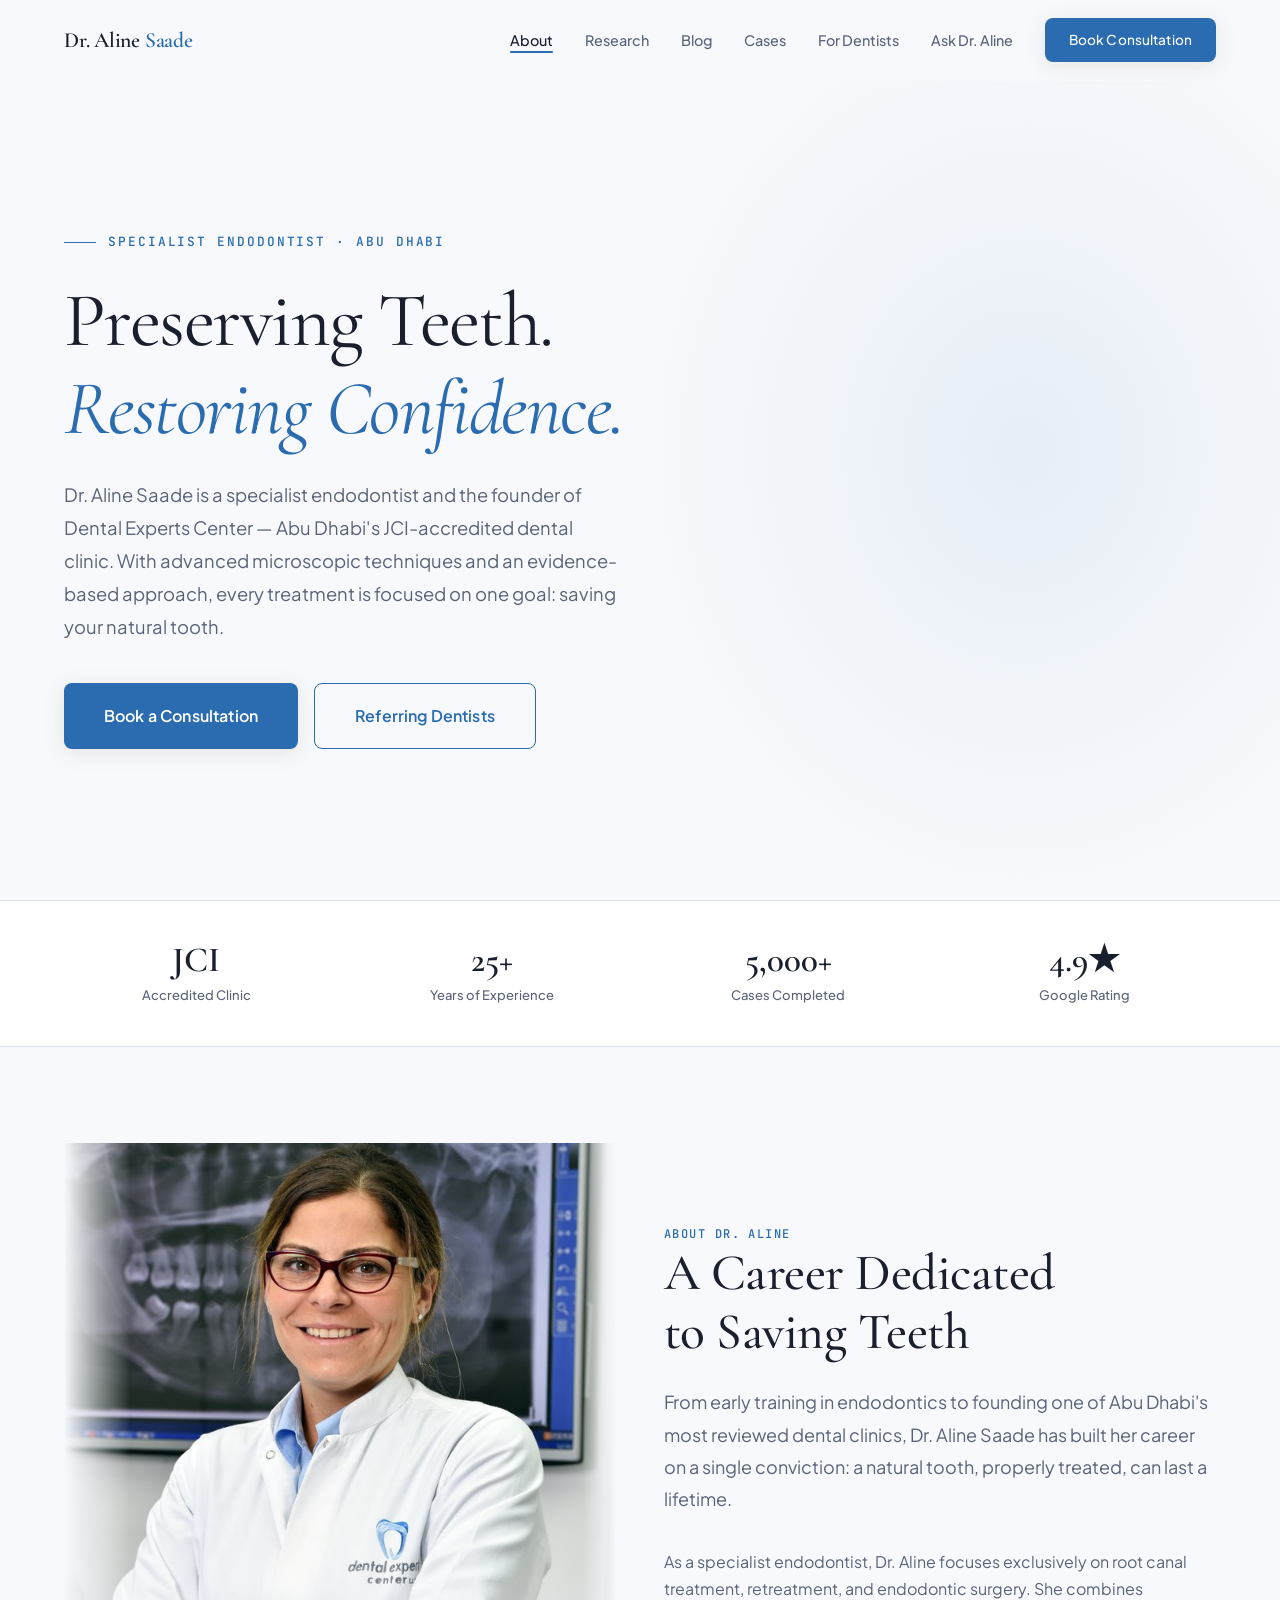
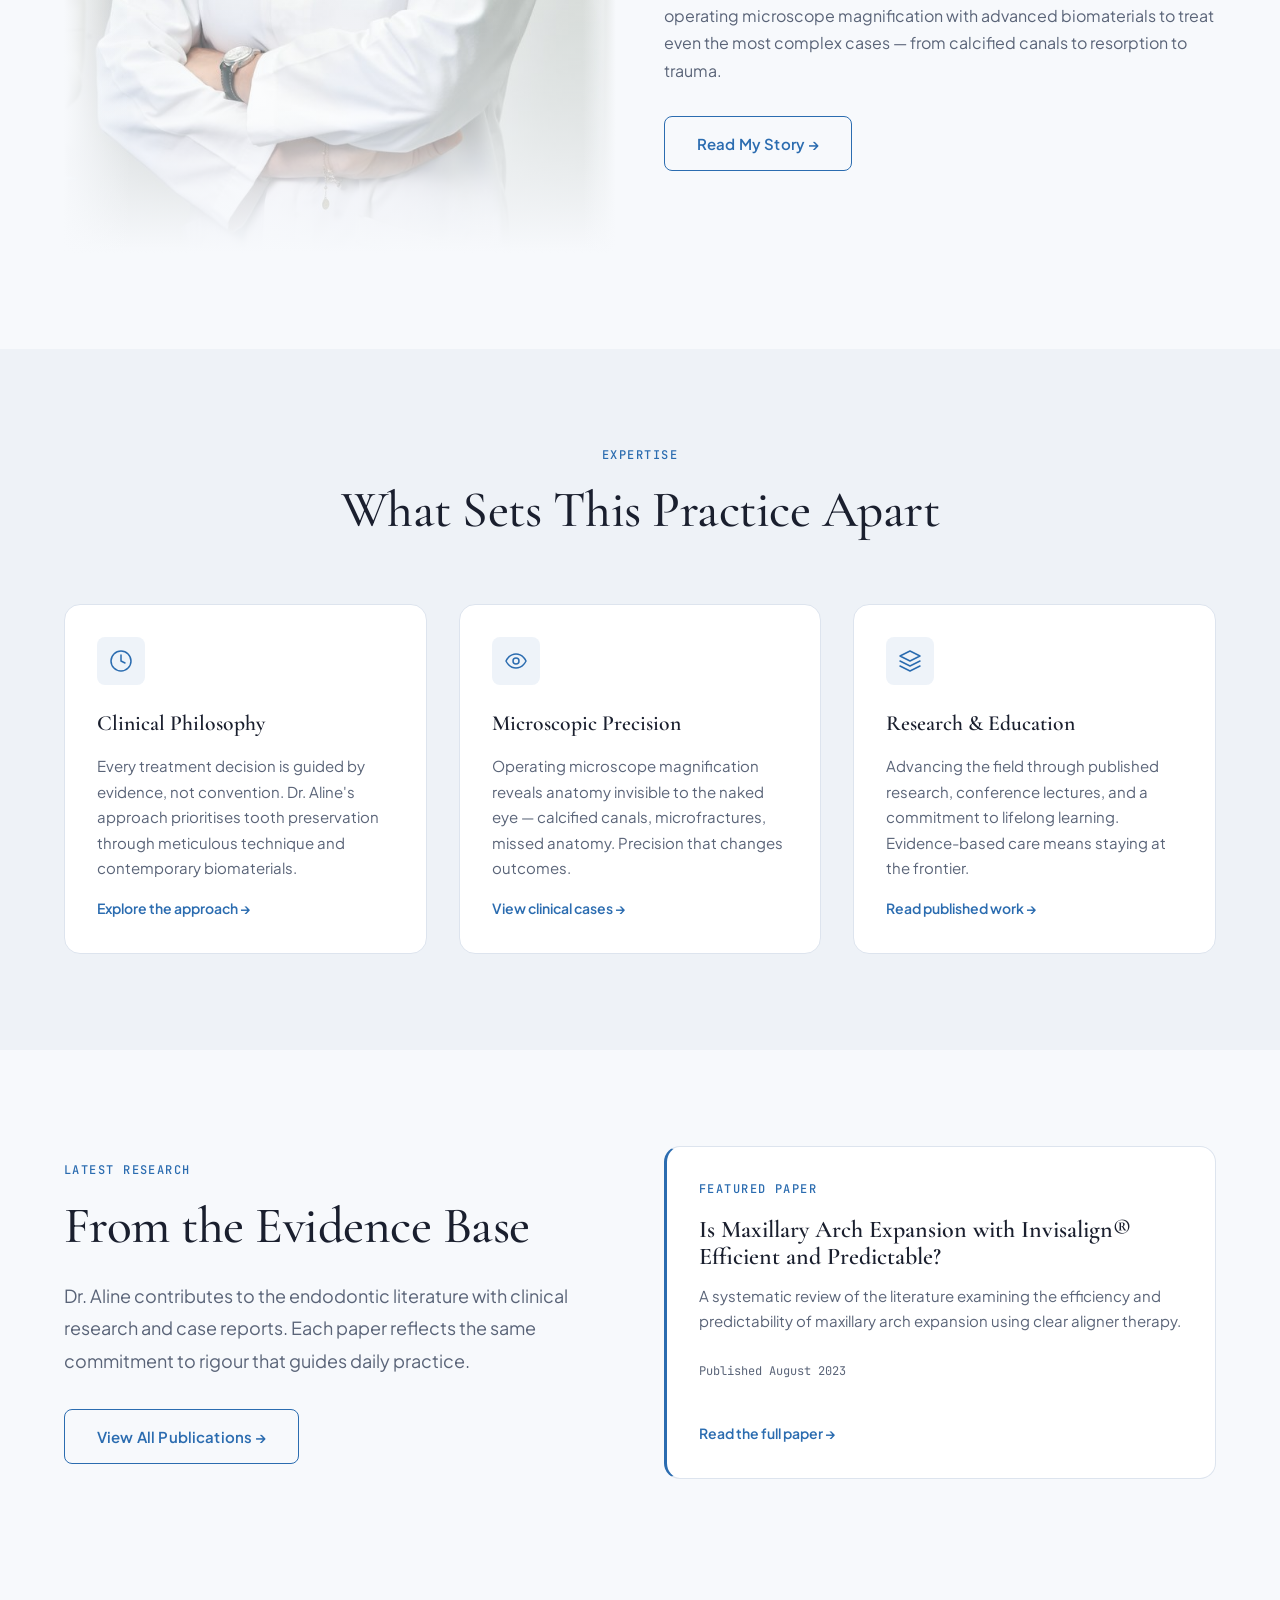
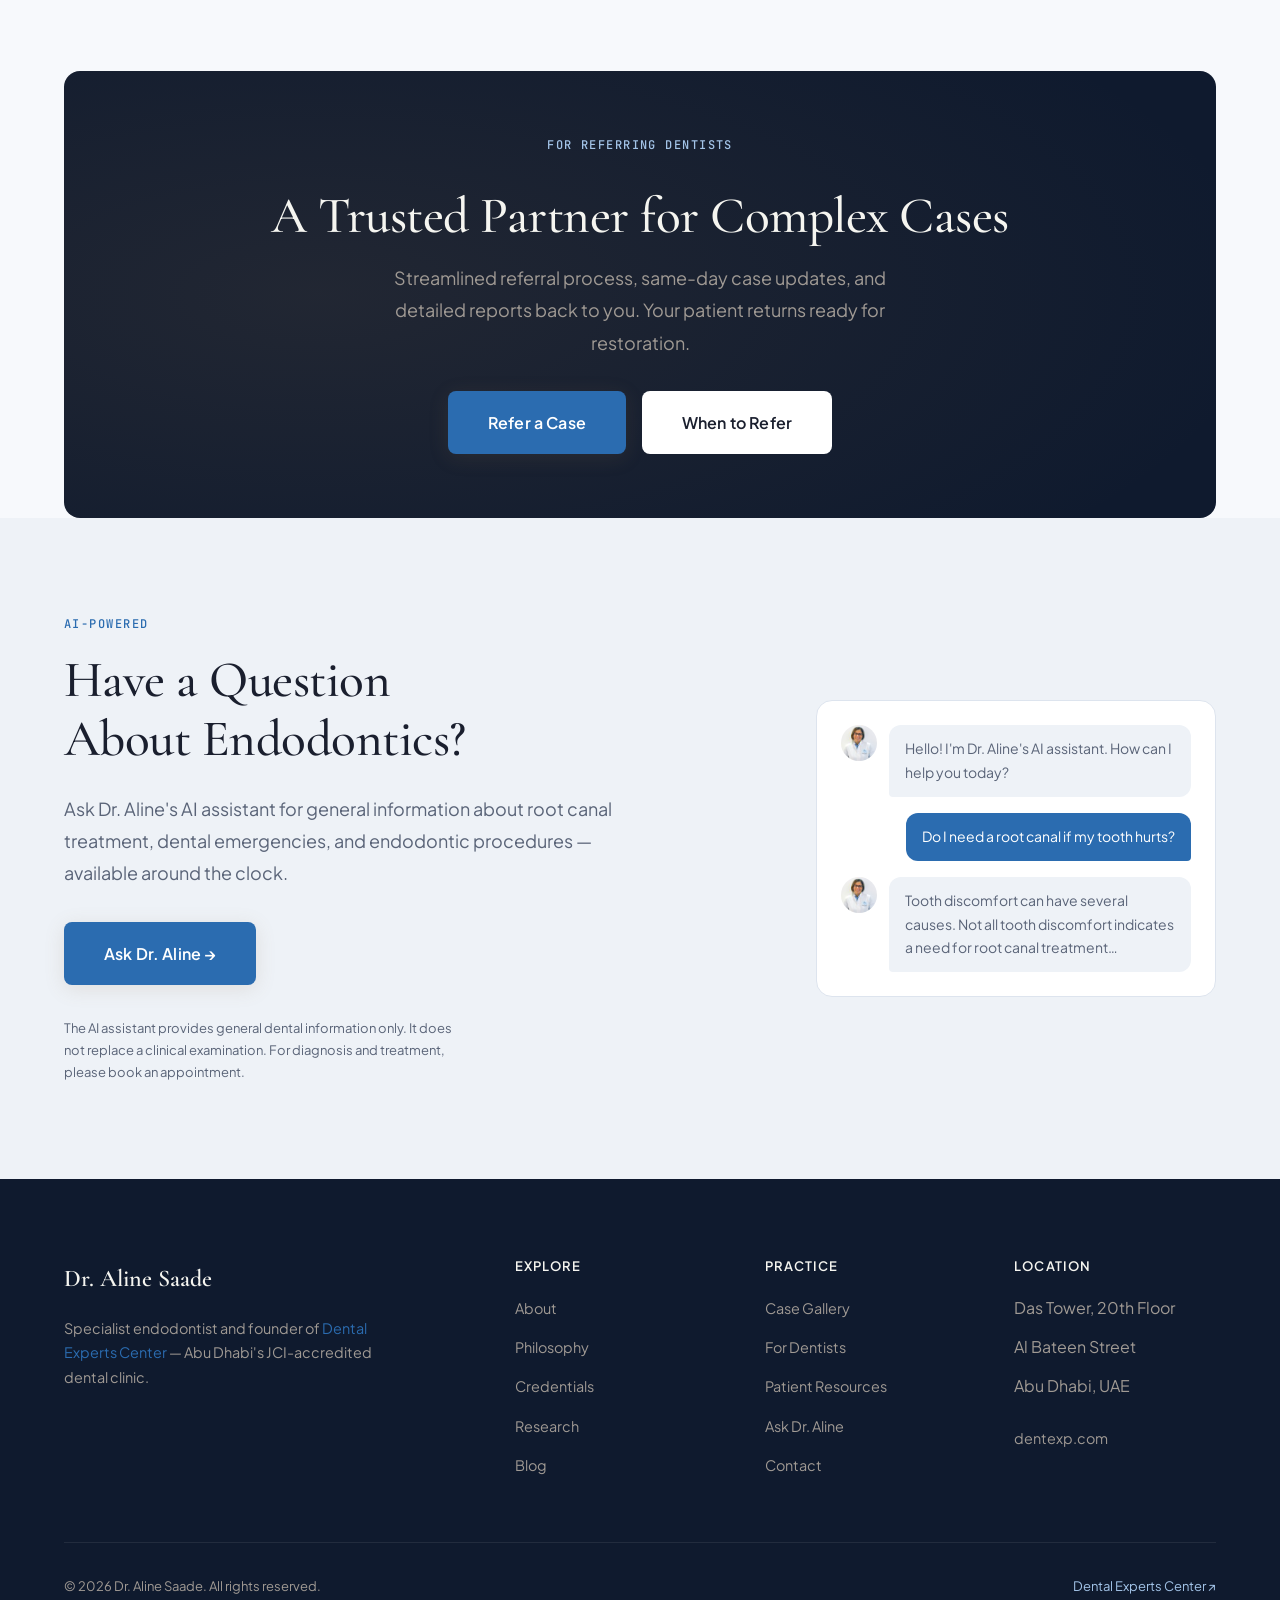
<file: index.html>
<!DOCTYPE html>
<html lang="en">
<head>
  <meta charset="UTF-8">
  <meta name="viewport" content="width=device-width, initial-scale=1.0">
  <title>Dr. Aline Saade — Specialist Endodontist, Abu Dhabi</title>
  <meta name="description" content="Dr. Aline Saade is a specialist endodontist and founder of Dental Experts Center in Abu Dhabi. JCI-accredited clinic with advanced microscopic endodontics.">
  <link rel="canonical" href="https://alinesaade.com/">

  <!-- OG / Twitter -->
  <meta property="og:title" content="Dr. Aline Saade — Specialist Endodontist, Abu Dhabi">
  <meta property="og:description" content="Specialist endodontist and founder of Dental Experts Center. JCI-accredited, advanced microscopic endodontics in Abu Dhabi.">
  <meta property="og:image" content="https://alinesaade.com/images/og-home.jpg">
  <meta property="og:url" content="https://alinesaade.com/">
  <meta property="og:type" content="website">
  <meta property="og:site_name" content="Dr. Aline Saade">
  <meta name="twitter:card" content="summary_large_image">

  <!-- Fonts -->
  <link rel="preconnect" href="https://fonts.googleapis.com">
  <link rel="preconnect" href="https://fonts.gstatic.com" crossorigin>
  <link href="https://fonts.googleapis.com/css2?family=Cormorant+Garamond:ital,wght@0,400;0,500;0,600;0,700;1,400;1,500&family=Plus+Jakarta+Sans:ital,wght@0,300;0,400;0,500;0,600;0,700;1,400&family=JetBrains+Mono:wght@400;500&display=swap" rel="stylesheet">

  <!-- CSS -->
  <link rel="stylesheet" href="/css/main.css">

  <!-- Schema Markup -->
  <script type="application/ld+json">
  {
    "@context": "https://schema.org",
    "@graph": [
      {
        "@type": ["Person", "Dentist"],
        "@id": "https://alinesaade.com/#person",
        "name": "Dr. Aline Saade",
        "givenName": "Aline",
        "familyName": "Saade",
        "jobTitle": "Specialist Endodontist",
        "description": "Specialist endodontist, founder and clinic manager of Dental Experts Center — Abu Dhabi's JCI-accredited dental clinic",
        "url": "https://alinesaade.com/",
        "image": "https://alinesaade.com/images/dr-aline-saade.webp",
        "worksFor": {
          "@type": "Dentist",
          "@id": "https://dentexp.com/#organization",
          "name": "Dental Experts Center",
          "url": "https://dentexp.com",
          "address": {
            "@type": "PostalAddress",
            "streetAddress": "Das Tower, 20th Floor, Al Bateen Street",
            "addressLocality": "Abu Dhabi",
            "addressRegion": "Abu Dhabi",
            "addressCountry": "AE"
          }
        },
        "knowsAbout": [
          "Endodontics",
          "Root Canal Treatment",
          "Endodontic Retreatment",
          "Apicoectomy",
          "Microscopic Endodontics",
          "Dental Trauma Management",
          "Regenerative Endodontics"
        ],
        "sameAs": ["https://www.linkedin.com/in/aline-saade-35688967/"]
      },
      {
        "@type": "WebSite",
        "@id": "https://alinesaade.com/#website",
        "name": "Dr. Aline Saade — Specialist Endodontist",
        "url": "https://alinesaade.com/",
        "description": "Official website of Dr. Aline Saade, specialist endodontist and founder of Dental Experts Center, Abu Dhabi",
        "publisher": { "@id": "https://alinesaade.com/#person" }
      },
      {
        "@type": "WebPage",
        "@id": "https://alinesaade.com/",
        "name": "Dr. Aline Saade — Specialist Endodontist, Abu Dhabi",
        "description": "Specialist endodontist and founder of Dental Experts Center. JCI-accredited, advanced microscopic endodontics in Abu Dhabi.",
        "url": "https://alinesaade.com/",
        "isPartOf": { "@id": "https://alinesaade.com/#website" },
        "about": { "@id": "https://alinesaade.com/#person" }
      }
    ]
  }
  </script>
</head>
<body>

  <!-- ============ NAVIGATION ============ -->
  <header class="nav" role="navigation">
    <div class="nav__inner">
      <a href="/" class="nav__brand">Dr. Aline <span>Saade</span></a>
      <button class="nav__toggle" aria-label="Toggle navigation" aria-expanded="false">
        <span></span><span></span><span></span>
      </button>
      <ul class="nav__links">
        <li><a href="/about/" class="active">About</a></li>
        <li><a href="/research/">Research</a></li>
        <li><a href="/blog/">Blog</a></li>
        <li><a href="/case-gallery/">Cases</a></li>
        <li><a href="/for-dentists/">For Dentists</a></li>
        <li><a href="/ask-dr-aline/">Ask Dr. Aline</a></li>
        <li><a href="/contact/" class="btn btn--primary nav__cta">Book Consultation</a></li>
      </ul>
    </div>
  </header>

  <main>

    <!-- ============ HERO ============ -->
    <section class="hero">
      <div class="container">
        <div class="hero__content">
          <p class="hero__tagline">Specialist Endodontist · Abu Dhabi</p>
          <h1>Preserving Teeth.<br><em>Restoring Confidence.</em></h1>
          <p class="hero__subtitle">
            Dr. Aline Saade is a specialist endodontist and the founder of Dental Experts Center — Abu Dhabi's JCI-accredited dental clinic. With advanced microscopic techniques and an evidence-based approach, every treatment is focused on one goal: saving your natural tooth.
          </p>
          <div class="btn-group">
            <a href="/contact/" class="btn btn--primary btn--lg">Book a Consultation</a>
            <a href="/for-dentists/" class="btn btn--outline btn--lg">Referring Dentists</a>
          </div>
        </div>
      </div>
    </section>

    <!-- ============ TRUST BAR ============ -->
    <section class="trust-bar">
      <div class="container">
        <div class="trust-bar__grid">
          <div class="trust-bar__item reveal">
            <div class="trust-bar__number">JCI</div>
            <div class="trust-bar__label">Accredited Clinic</div>
          </div>
          <div class="trust-bar__item reveal reveal-delay-1">
            <div class="trust-bar__number">25+</div>
            <div class="trust-bar__label">Years of Experience</div>
          </div>
          <div class="trust-bar__item reveal reveal-delay-2">
            <div class="trust-bar__number">5,000+</div>
            <div class="trust-bar__label">Cases Completed</div>
          </div>
          <div class="trust-bar__item reveal reveal-delay-3">
            <div class="trust-bar__number">4.9★</div>
            <div class="trust-bar__label">Google Rating</div>
          </div>
        </div>
      </div>
    </section>

    <!-- ============ INTRODUCTION ============ -->
    <section class="section">
      <div class="container">
        <div class="grid-2">
          <div class="hero-photo-wrapper reveal">
            <img src="/images/hero-home.jpg" alt="Dr. Aline Saade — Specialist Endodontist at Dental Experts Center, Abu Dhabi" width="600" height="800" loading="eager">
          </div>
          <div class="reveal reveal-delay-1">
            <p class="overline">About Dr. Aline</p>
            <h2 class="mb-3">A Career Dedicated<br>to Saving Teeth</h2>
            <p class="lead mb-4">
              From early training in endodontics to founding one of Abu Dhabi's most reviewed dental clinics, Dr. Aline Saade has built her career on a single conviction: a natural tooth, properly treated, can last a lifetime.
            </p>
            <p class="text-muted mb-4">
              As a specialist endodontist, Dr. Aline focuses exclusively on root canal treatment, retreatment, and endodontic surgery. She combines operating microscope magnification with advanced biomaterials to treat even the most complex cases — from calcified canals to resorption to trauma.
            </p>
            <a href="/about/" class="btn btn--outline">Read My Story →</a>
          </div>
        </div>
      </div>
    </section>

    <!-- ============ EXPERTISE CARDS ============ -->
    <section class="section section--alt">
      <div class="container">
        <div class="text-center mb-8 reveal">
          <p class="overline mb-2">Expertise</p>
          <h2>What Sets This Practice Apart</h2>
        </div>
        <div class="grid-3">

          <div class="card reveal">
            <div class="card__icon">
              <svg width="24" height="24" viewBox="0 0 24 24" fill="none" stroke="currentColor" stroke-width="1.5" stroke-linecap="round" stroke-linejoin="round">
                <circle cx="12" cy="12" r="10"/>
                <path d="M12 6v6l4 2"/>
              </svg>
            </div>
            <div class="card__title">Clinical Philosophy</div>
            <p class="card__text">
              Every treatment decision is guided by evidence, not convention. Dr. Aline's approach prioritises tooth preservation through meticulous technique and contemporary biomaterials.
            </p>
            <a href="/about/philosophy/" class="card__link">Explore the approach →</a>
          </div>

          <div class="card reveal reveal-delay-1">
            <div class="card__icon">
              <svg width="24" height="24" viewBox="0 0 24 24" fill="none" stroke="currentColor" stroke-width="1.5" stroke-linecap="round" stroke-linejoin="round">
                <path d="M2 12s3-7 10-7 10 7 10 7-3 7-10 7S2 12 2 12z"/>
                <circle cx="12" cy="12" r="3"/>
              </svg>
            </div>
            <div class="card__title">Microscopic Precision</div>
            <p class="card__text">
              Operating microscope magnification reveals anatomy invisible to the naked eye — calcified canals, microfractures, missed anatomy. Precision that changes outcomes.
            </p>
            <a href="/case-gallery/" class="card__link">View clinical cases →</a>
          </div>

          <div class="card reveal reveal-delay-2">
            <div class="card__icon">
              <svg width="24" height="24" viewBox="0 0 24 24" fill="none" stroke="currentColor" stroke-width="1.5" stroke-linecap="round" stroke-linejoin="round">
                <path d="M12 2L2 7l10 5 10-5-10-5z"/>
                <path d="M2 17l10 5 10-5"/>
                <path d="M2 12l10 5 10-5"/>
              </svg>
            </div>
            <div class="card__title">Research & Education</div>
            <p class="card__text">
              Advancing the field through published research, conference lectures, and a commitment to lifelong learning. Evidence-based care means staying at the frontier.
            </p>
            <a href="/research/" class="card__link">Read published work →</a>
          </div>

        </div>
      </div>
    </section>

    <!-- ============ FEATURED RESEARCH ============ -->
    <section class="section">
      <div class="container">
        <div class="grid-2">
          <div class="reveal">
            <p class="overline mb-2">Latest Research</p>
            <h2 class="mb-3">From the Evidence Base</h2>
            <p class="lead mb-4">
              Dr. Aline contributes to the endodontic literature with clinical research and case reports. Each paper reflects the same commitment to rigour that guides daily practice.
            </p>
            <a href="/research/" class="btn btn--outline">View All Publications →</a>
          </div>
          <div class="card reveal reveal-delay-1" style="border-left: 3px solid var(--color-accent);">
            <p class="overline mb-2">Featured Paper</p>
            <h3 class="card__title" style="font-size: 1.5rem;">Is Maxillary Arch Expansion with Invisalign® Efficient and Predictable?</h3>
            <p class="card__text mb-3">
              A systematic review of the literature examining the efficiency and predictability of maxillary arch expansion using clear aligner therapy.
            </p>
            <div class="text-sm text-muted mb-3">
              <span style="font-family: var(--font-mono); font-size: 0.75rem;">Published August 2023</span>
            </div>
            <a href="/research/" class="card__link">Read the full paper →</a>
          </div>
        </div>
      </div>
    </section>

    <!-- ============ FOR DENTISTS CTA ============ -->
    <section class="section" style="padding-bottom: 0;">
      <div class="container">
        <div class="cta-banner reveal">
          <p class="overline mb-3" style="color: var(--color-accent-light);">For Referring Dentists</p>
          <h2>A Trusted Partner for Complex Cases</h2>
          <p class="lead" style="max-width: 560px; margin: 0 auto calc(var(--space-unit) * 4);">
            Streamlined referral process, same-day case updates, and detailed reports back to you. Your patient returns ready for restoration.
          </p>
          <div class="btn-group" style="justify-content: center;">
            <a href="/for-dentists/refer-a-case/" class="btn btn--primary btn--lg">Refer a Case</a>
            <a href="/for-dentists/when-to-refer/" class="btn btn--white btn--lg">When to Refer</a>
          </div>
        </div>
      </div>
    </section>

    <!-- ============ ASK DR. ALINE TEASER ============ -->
    <section class="section section--alt">
      <div class="container">
        <div class="grid-2">
          <div class="reveal">
            <p class="overline mb-2">AI-Powered</p>
            <h2 class="mb-3">Have a Question<br>About Endodontics?</h2>
            <p class="lead mb-4">
              Ask Dr. Aline's AI assistant for general information about root canal treatment, dental emergencies, and endodontic procedures — available around the clock.
            </p>
            <a href="/ask-dr-aline/" class="btn btn--primary btn--lg">Ask Dr. Aline →</a>
            <p class="text-xs text-muted mt-4" style="max-width: 400px;">
              The AI assistant provides general dental information only. It does not replace a clinical examination. For diagnosis and treatment, please book an appointment.
            </p>
          </div>
          <div class="reveal reveal-delay-1" style="background: var(--color-surface); border: 1px solid var(--color-border); border-radius: var(--radius-lg); padding: calc(var(--space-unit) * 3); max-width: 400px; margin-left: auto;">
            <div style="display: flex; gap: 12px; margin-bottom: 16px;">
              <img src="/images/avatar-sm.jpg" alt="Dr. Aline" style="width: 36px; height: 36px; border-radius: 50%; object-fit: cover; flex-shrink: 0;">
              <div style="background: var(--color-surface-alt); border-radius: 12px 12px 12px 4px; padding: 12px 16px; flex: 1;">
                <p style="font-size: 0.875rem; color: var(--color-text-muted); margin: 0;">Hello! I'm Dr. Aline's AI assistant. How can I help you today?</p>
              </div>
            </div>
            <div style="display: flex; gap: 12px; margin-bottom: 16px; justify-content: flex-end;">
              <div style="background: var(--color-accent); color: #fff; border-radius: 12px 12px 4px 12px; padding: 12px 16px;">
                <p style="font-size: 0.875rem; margin: 0;">Do I need a root canal if my tooth hurts?</p>
              </div>
            </div>
            <div style="display: flex; gap: 12px;">
              <img src="/images/avatar-sm.jpg" alt="Dr. Aline" style="width: 36px; height: 36px; border-radius: 50%; object-fit: cover; flex-shrink: 0;">
              <div style="background: var(--color-surface-alt); border-radius: 12px 12px 12px 4px; padding: 12px 16px; flex: 1;">
                <p style="font-size: 0.875rem; color: var(--color-text-muted); margin: 0;">Tooth discomfort can have several causes. Not all tooth discomfort indicates a need for root canal treatment…</p>
              </div>
            </div>
          </div>
        </div>
      </div>
    </section>

  </main>

  <!-- ============ FOOTER ============ -->
  <footer class="footer">
    <div class="container">
      <div class="footer__grid">
        <div>
          <div class="footer__brand">Dr. Aline Saade</div>
          <p class="footer__desc">
            Specialist endodontist and founder of
            <a href="https://dentexp.com" target="_blank" rel="noopener">Dental Experts Center</a>
            — Abu Dhabi's JCI-accredited dental clinic.
          </p>
        </div>
        <div>
          <h4>Explore</h4>
          <ul class="footer__links">
            <li><a href="/about/">About</a></li>
            <li><a href="/about/philosophy/">Philosophy</a></li>
            <li><a href="/about/credentials/">Credentials</a></li>
            <li><a href="/research/">Research</a></li>
            <li><a href="/blog/">Blog</a></li>
          </ul>
        </div>
        <div>
          <h4>Practice</h4>
          <ul class="footer__links">
            <li><a href="/case-gallery/">Case Gallery</a></li>
            <li><a href="/for-dentists/">For Dentists</a></li>
            <li><a href="/patient-resources/">Patient Resources</a></li>
            <li><a href="/ask-dr-aline/">Ask Dr. Aline</a></li>
            <li><a href="/contact/">Contact</a></li>
          </ul>
        </div>
        <div>
          <h4>Location</h4>
          <ul class="footer__links">
            <li>Das Tower, 20th Floor</li>
            <li>Al Bateen Street</li>
            <li>Abu Dhabi, UAE</li>
            <li style="margin-top: 12px;"><a href="https://dentexp.com" target="_blank" rel="noopener">dentexp.com</a></li>
          </ul>
        </div>
      </div>
      <div class="footer__bottom">
        <span>&copy; 2026 Dr. Aline Saade. All rights reserved.</span>
        <a href="https://dentexp.com" target="_blank" rel="noopener">Dental Experts Center ↗</a>
      </div>
    </div>
  </footer>

  <script src="/js/main.js" defer></script>
</body>
</html>
</file>
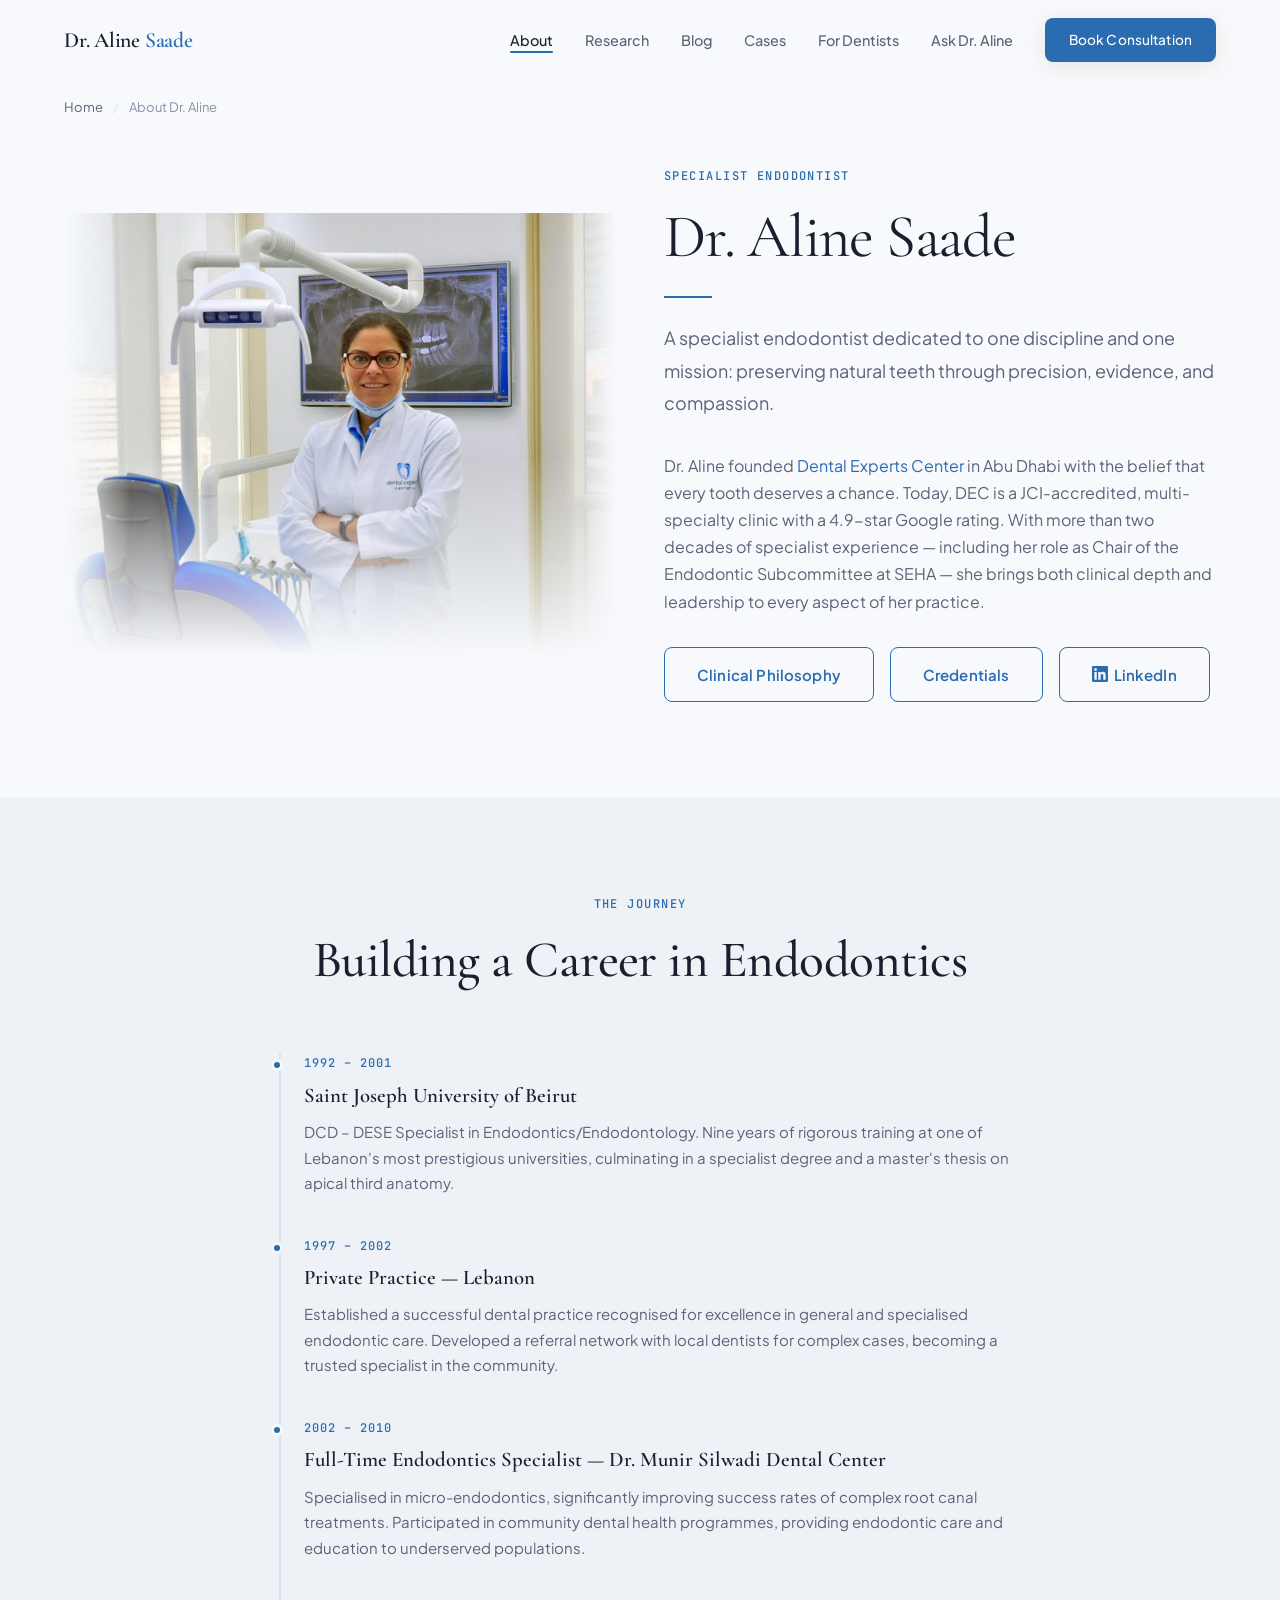
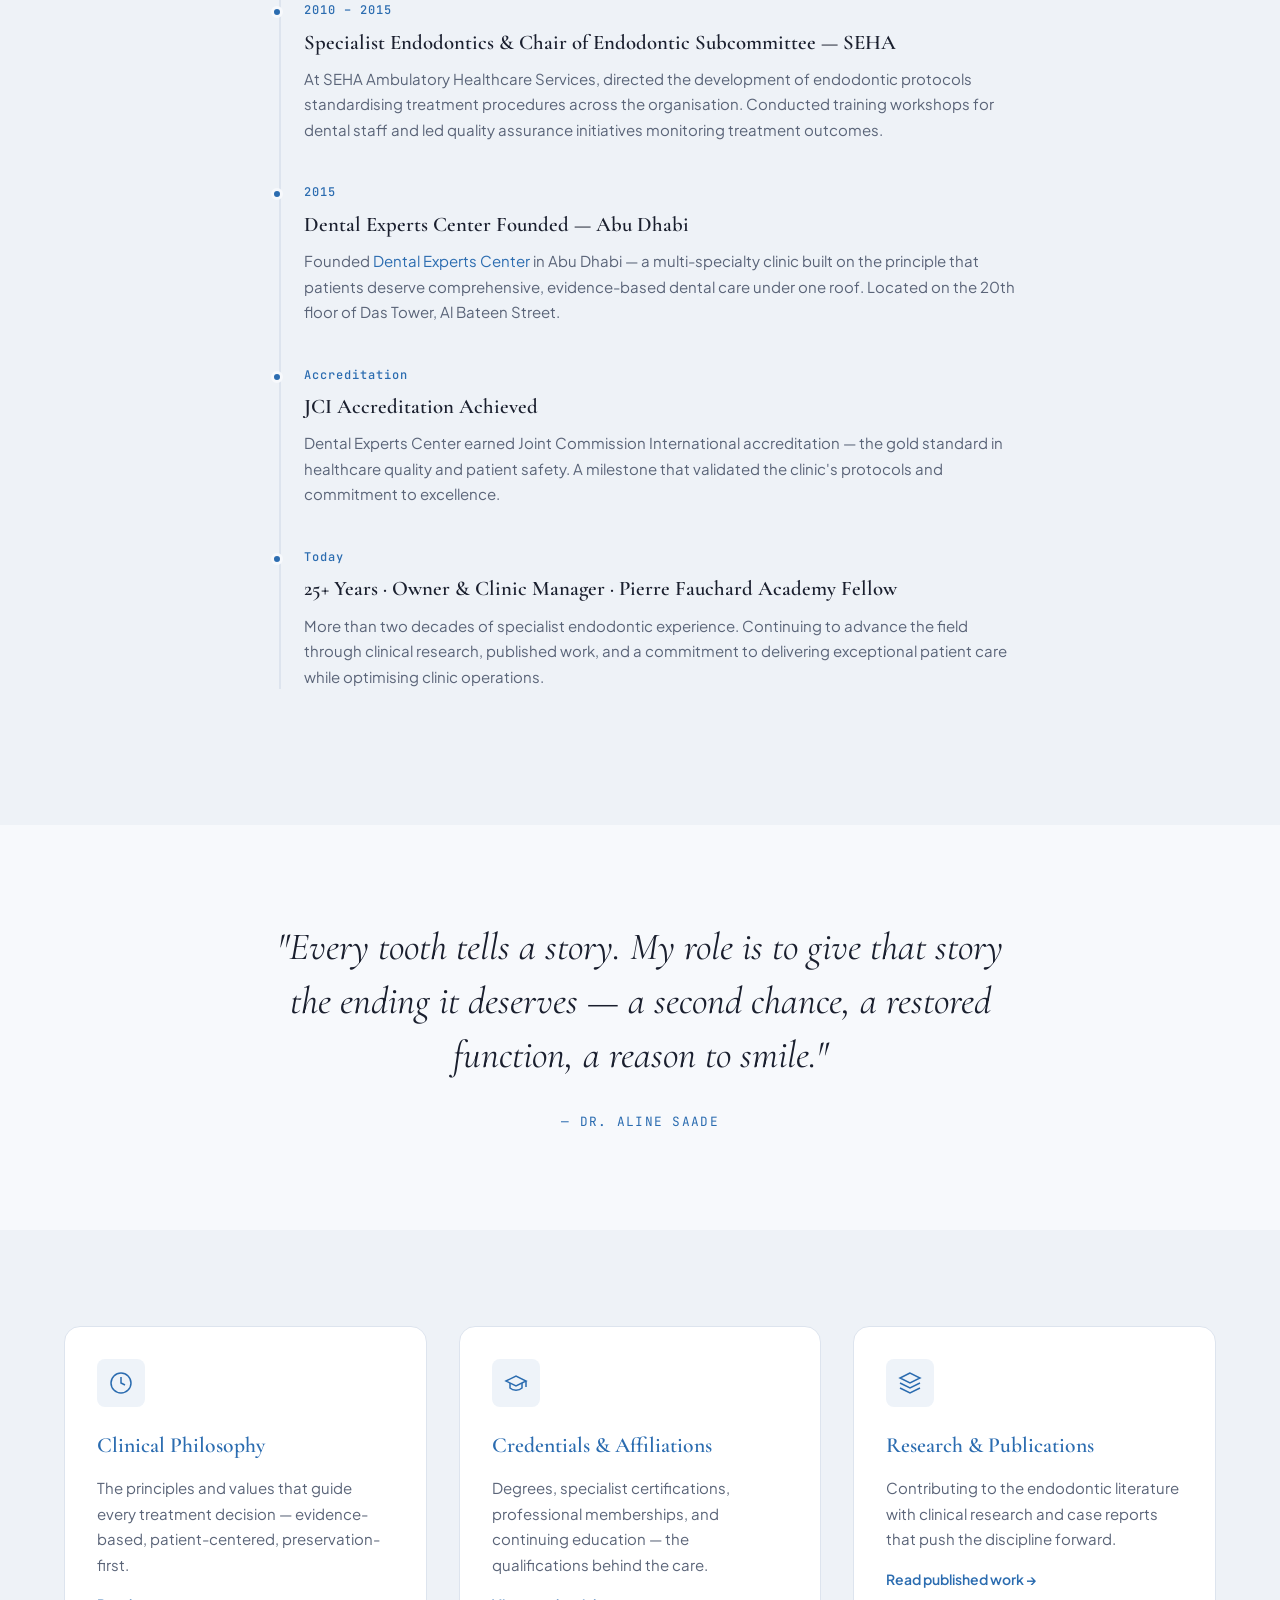
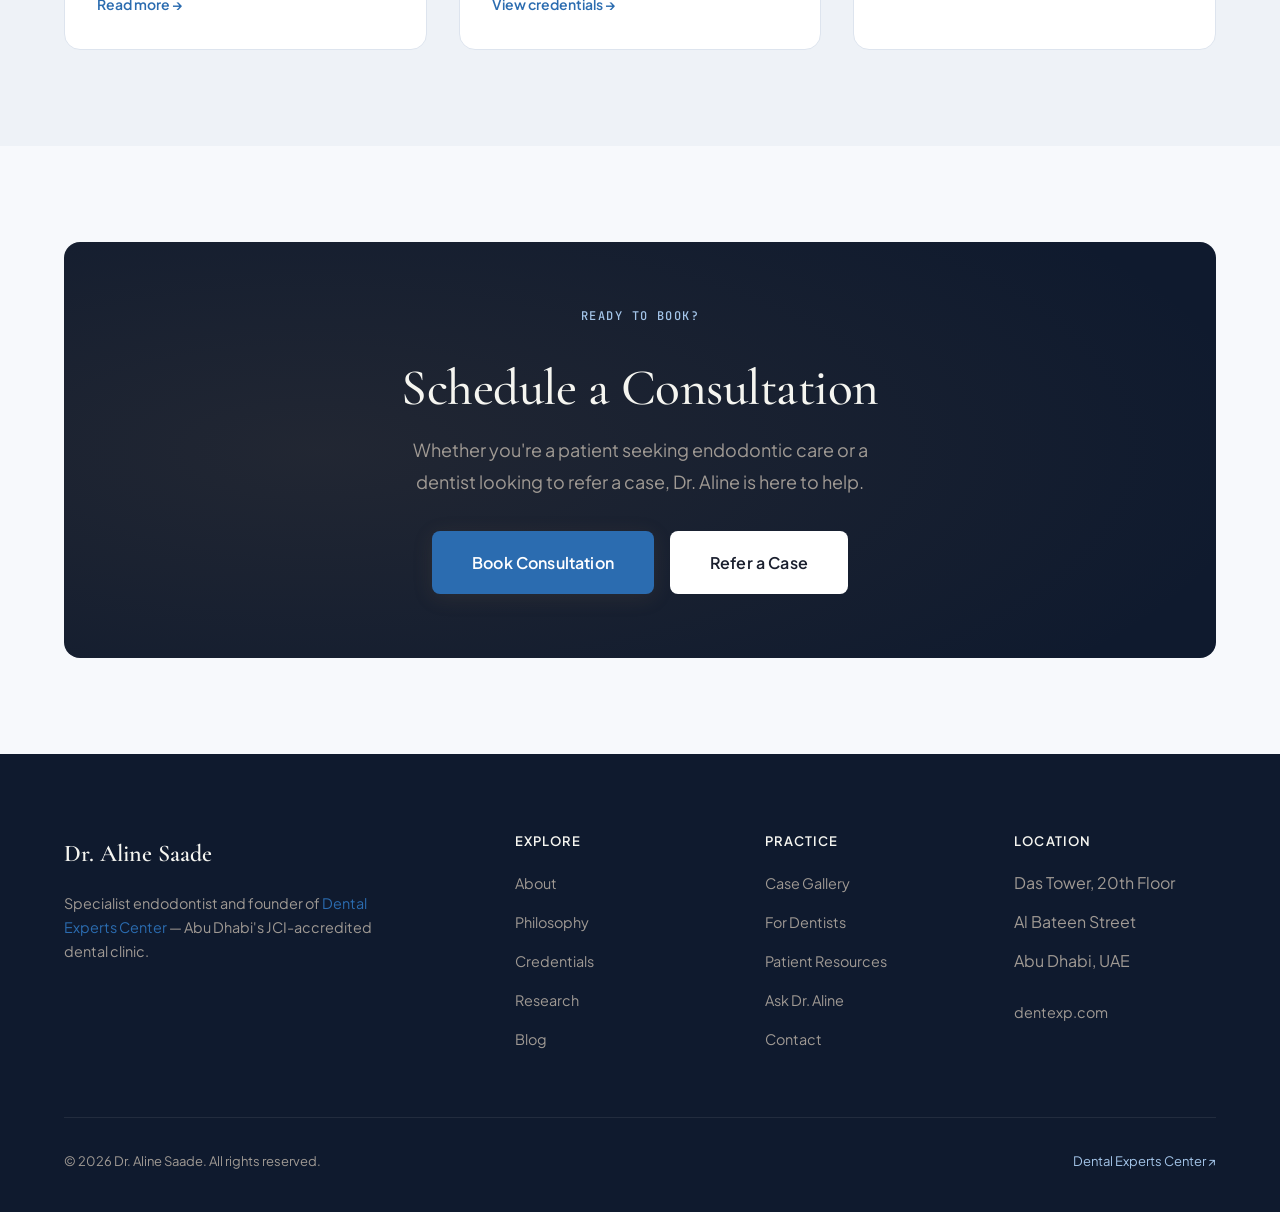
<file: about/index.html>
<!DOCTYPE html>
<html lang="en">
<head>
  <meta charset="UTF-8">
  <meta name="viewport" content="width=device-width, initial-scale=1.0">
  <title>About Dr. Aline Saade — Specialist Endodontist, Abu Dhabi</title>
  <meta name="description" content="Dr. Aline Saade is a specialist endodontist with over 25 years of experience. Founder of Dental Experts Center, Abu Dhabi's JCI-accredited dental clinic.">
  <link rel="canonical" href="https://alinesaade.com/about/">

  <meta property="og:title" content="About Dr. Aline Saade — Specialist Endodontist">
  <meta property="og:description" content="Specialist endodontist with over 25 years of experience. Founder of Dental Experts Center in Abu Dhabi.">
  <meta property="og:image" content="https://alinesaade.com/images/og-about.jpg">
  <meta property="og:url" content="https://alinesaade.com/about/">
  <meta property="og:type" content="profile">
  <meta name="twitter:card" content="summary_large_image">

  <link rel="preconnect" href="https://fonts.googleapis.com">
  <link rel="preconnect" href="https://fonts.gstatic.com" crossorigin>
  <link href="https://fonts.googleapis.com/css2?family=Cormorant+Garamond:ital,wght@0,400;0,500;0,600;0,700;1,400;1,500&family=Plus+Jakarta+Sans:ital,wght@0,300;0,400;0,500;0,600;0,700;1,400&family=JetBrains+Mono:wght@400;500&display=swap" rel="stylesheet">
  <link rel="stylesheet" href="/css/main.css">

  <script type="application/ld+json">
  {
    "@context": "https://schema.org",
    "@graph": [
      {
        "@type": ["Person", "Dentist"],
        "@id": "https://alinesaade.com/#person",
        "name": "Dr. Aline Saade",
        "givenName": "Aline",
        "familyName": "Saade",
        "jobTitle": "Specialist Endodontist",
        "description": "Specialist endodontist, founder and clinic manager of Dental Experts Center — Abu Dhabi's JCI-accredited dental clinic",
        "url": "https://alinesaade.com/",
        "image": "https://alinesaade.com/images/dr-aline-saade.webp",
        "worksFor": {
          "@type": "Dentist",
          "@id": "https://dentexp.com/#organization",
          "name": "Dental Experts Center",
          "url": "https://dentexp.com"
        },
        "knowsAbout": ["Endodontics","Root Canal Treatment","Endodontic Retreatment","Apicoectomy","Microscopic Endodontics","Dental Trauma Management","Regenerative Endodontics"]
      },
      {
        "@type": "ProfilePage",
        "mainEntity": { "@id": "https://alinesaade.com/#person" },
        "name": "About Dr. Aline Saade",
        "url": "https://alinesaade.com/about/",
        "isPartOf": { "@id": "https://alinesaade.com/#website" }
      },
      {
        "@type": "BreadcrumbList",
        "itemListElement": [
          { "@type": "ListItem", "position": 1, "name": "Home", "item": "https://alinesaade.com/" },
          { "@type": "ListItem", "position": 2, "name": "About Dr. Aline" }
        ]
      }
    ]
  }
  </script>
</head>
<body>

  <!-- NAV -->
  <header class="nav">
    <div class="nav__inner">
      <a href="/" class="nav__brand">Dr. Aline <span>Saade</span></a>
      <button class="nav__toggle" aria-label="Toggle navigation" aria-expanded="false"><span></span><span></span><span></span></button>
      <ul class="nav__links">
        <li><a href="/about/" class="active">About</a></li>
        <li><a href="/research/">Research</a></li>
        <li><a href="/blog/">Blog</a></li>
        <li><a href="/case-gallery/">Cases</a></li>
        <li><a href="/for-dentists/">For Dentists</a></li>
        <li><a href="/ask-dr-aline/">Ask Dr. Aline</a></li>
        <li><a href="/contact/" class="btn btn--primary nav__cta">Book Consultation</a></li>
      </ul>
    </div>
  </header>

  <main style="padding-top: 80px;">

    <!-- BREADCRUMBS -->
    <div class="container">
      <nav class="breadcrumbs" aria-label="Breadcrumb">
        <a href="/">Home</a> <span>/</span> About Dr. Aline
      </nav>
    </div>

    <!-- HERO -->
    <section class="section" style="padding-top: calc(var(--space-unit) * 4);">
      <div class="container">
        <div class="grid-2">
          <div class="hero-photo-wrapper reveal">
            <img src="/images/hero-about.jpg" alt="Dr. Aline Saade — Specialist Endodontist, Abu Dhabi" width="800" height="1067" loading="eager">
          </div>
          <div class="reveal reveal-delay-1">
            <p class="overline mb-2">Specialist Endodontist</p>
            <h1 style="font-size: clamp(2.4rem, 5vw, 3.8rem);">Dr. Aline Saade</h1>
            <div class="divider"></div>
            <p class="lead mb-4">
              A specialist endodontist dedicated to one discipline and one mission: preserving natural teeth through precision, evidence, and compassion.
            </p>
            <p class="text-muted mb-4">
              Dr. Aline founded <a href="https://dentexp.com" target="_blank" rel="noopener">Dental Experts Center</a> in Abu Dhabi with the belief that every tooth deserves a chance. Today, DEC is a JCI-accredited, multi-specialty clinic with a 4.9-star Google rating. With more than two decades of specialist experience — including her role as Chair of the Endodontic Subcommittee at SEHA — she brings both clinical depth and leadership to every aspect of her practice.
            </p>
            <div class="btn-group">
              <a href="/about/philosophy/" class="btn btn--outline">Clinical Philosophy</a>
              <a href="/about/credentials/" class="btn btn--outline">Credentials</a>
              <a href="https://www.linkedin.com/in/aline-saade-35688967/" target="_blank" rel="noopener" class="btn btn--outline" style="display:inline-flex;align-items:center;gap:6px;"><svg width="16" height="16" viewBox="0 0 24 24" fill="currentColor"><path d="M20.447 20.452h-3.554v-5.569c0-1.328-.027-3.037-1.852-3.037-1.853 0-2.136 1.445-2.136 2.939v5.667H9.351V9h3.414v1.561h.046c.477-.9 1.637-1.85 3.37-1.85 3.601 0 4.267 2.37 4.267 5.455v6.286zM5.337 7.433a2.062 2.062 0 01-2.063-2.065 2.064 2.064 0 112.063 2.065zm1.782 13.019H3.555V9h3.564v11.452zM22.225 0H1.771C.792 0 0 .774 0 1.729v20.542C0 23.227.792 24 1.771 24h20.451C23.2 24 24 23.227 24 22.271V1.729C24 .774 23.2 0 22.222 0h.003z"/></svg>LinkedIn</a>
            </div>
          </div>
        </div>
      </div>
    </section>

    <!-- TIMELINE -->
    <section class="section section--alt">
      <div class="container container--narrow">
        <div class="text-center mb-8 reveal">
          <p class="overline mb-2">The Journey</p>
          <h2>Building a Career in Endodontics</h2>
        </div>

        <style>
          .timeline { position: relative; padding-left: 40px; }
          .timeline::before { content: ''; position: absolute; left: 15px; top: 0; bottom: 0; width: 1.5px; background: var(--color-border); }
          .timeline__item { position: relative; margin-bottom: calc(var(--space-unit) * 5); }
          .timeline__dot { position: absolute; left: -33px; top: 6px; width: 12px; height: 12px; border-radius: 50%; background: var(--color-accent); border: 3px solid var(--color-bg); z-index: 1; }
          .timeline__item:hover .timeline__dot { box-shadow: 0 0 0 4px var(--color-accent-glow); }
          .timeline__year { font-family: var(--font-mono); font-size: 0.75rem; font-weight: 500; color: var(--color-accent); letter-spacing: 0.08em; margin-bottom: 4px; }
          .timeline__title { font-family: var(--font-display); font-size: 1.3rem; font-weight: 600; margin-bottom: 6px; }
          .timeline__text { color: var(--color-text-muted); font-size: 0.9375rem; line-height: 1.7; }
        </style>

        <div class="timeline">
          <div class="timeline__item reveal">
            <div class="timeline__dot"></div>
            <div class="timeline__year">1992 – 2001</div>
            <div class="timeline__title">Saint Joseph University of Beirut</div>
            <p class="timeline__text">DCD – DESE Specialist in Endodontics/Endodontology. Nine years of rigorous training at one of Lebanon's most prestigious universities, culminating in a specialist degree and a master's thesis on apical third anatomy.</p>
          </div>

          <div class="timeline__item reveal">
            <div class="timeline__dot"></div>
            <div class="timeline__year">1997 – 2002</div>
            <div class="timeline__title">Private Practice — Lebanon</div>
            <p class="timeline__text">Established a successful dental practice recognised for excellence in general and specialised endodontic care. Developed a referral network with local dentists for complex cases, becoming a trusted specialist in the community.</p>
          </div>

          <div class="timeline__item reveal">
            <div class="timeline__dot"></div>
            <div class="timeline__year">2002 – 2010</div>
            <div class="timeline__title">Full-Time Endodontics Specialist — Dr. Munir Silwadi Dental Center</div>
            <p class="timeline__text">Specialised in micro-endodontics, significantly improving success rates of complex root canal treatments. Participated in community dental health programmes, providing endodontic care and education to underserved populations.</p>
          </div>

          <div class="timeline__item reveal">
            <div class="timeline__dot"></div>
            <div class="timeline__year">2010 – 2015</div>
            <div class="timeline__title">Specialist Endodontics & Chair of Endodontic Subcommittee — SEHA</div>
            <p class="timeline__text">At SEHA Ambulatory Healthcare Services, directed the development of endodontic protocols standardising treatment procedures across the organisation. Conducted training workshops for dental staff and led quality assurance initiatives monitoring treatment outcomes.</p>
          </div>

          <div class="timeline__item reveal">
            <div class="timeline__dot"></div>
            <div class="timeline__year">2015</div>
            <div class="timeline__title">Dental Experts Center Founded — Abu Dhabi</div>
            <p class="timeline__text">Founded <a href="https://dentexp.com" target="_blank" rel="noopener">Dental Experts Center</a> in Abu Dhabi — a multi-specialty clinic built on the principle that patients deserve comprehensive, evidence-based dental care under one roof. Located on the 20th floor of Das Tower, Al Bateen Street.</p>
          </div>

          <div class="timeline__item reveal">
            <div class="timeline__dot"></div>
            <div class="timeline__year">Accreditation</div>
            <div class="timeline__title">JCI Accreditation Achieved</div>
            <p class="timeline__text">Dental Experts Center earned Joint Commission International accreditation — the gold standard in healthcare quality and patient safety. A milestone that validated the clinic's protocols and commitment to excellence.</p>
          </div>

          <div class="timeline__item reveal">
            <div class="timeline__dot"></div>
            <div class="timeline__year">Today</div>
            <div class="timeline__title">25+ Years · Owner & Clinic Manager · Pierre Fauchard Academy Fellow</div>
            <p class="timeline__text">More than two decades of specialist endodontic experience. Continuing to advance the field through clinical research, published work, and a commitment to delivering exceptional patient care while optimising clinic operations.</p>
          </div>
        </div>
      </div>
    </section>

    <!-- PULL QUOTE -->
    <section class="section">
      <div class="container container--narrow">
        <div class="text-center reveal">
          <blockquote style="border: none; margin: 0; padding: 0;">
            <p style="font-family: var(--font-display); font-size: clamp(1.6rem, 3vw, 2.4rem); font-style: italic; font-weight: 400; line-height: 1.4; color: var(--color-text); margin-bottom: calc(var(--space-unit) * 3);">
              "Every tooth tells a story. My role is to give that story the ending it deserves — a second chance, a restored function, a reason to smile."
            </p>
            <cite style="font-style: normal; font-family: var(--font-mono); font-size: 0.8rem; letter-spacing: 0.1em; text-transform: uppercase; color: var(--color-accent);">— Dr. Aline Saade</cite>
          </blockquote>
        </div>
      </div>
    </section>

    <!-- CROSS-LINKS -->
    <section class="section section--alt">
      <div class="container">
        <div class="grid-3">
          <a href="/about/philosophy/" class="card reveal" style="text-decoration: none;">
            <div class="card__icon">
              <svg width="24" height="24" viewBox="0 0 24 24" fill="none" stroke="currentColor" stroke-width="1.5"><circle cx="12" cy="12" r="10"/><path d="M12 6v6l4 2"/></svg>
            </div>
            <div class="card__title">Clinical Philosophy</div>
            <p class="card__text">The principles and values that guide every treatment decision — evidence-based, patient-centered, preservation-first.</p>
            <span class="card__link">Read more →</span>
          </a>
          <a href="/about/credentials/" class="card reveal reveal-delay-1" style="text-decoration: none;">
            <div class="card__icon">
              <svg width="24" height="24" viewBox="0 0 24 24" fill="none" stroke="currentColor" stroke-width="1.5"><path d="M22 10v6M2 10l10-5 10 5-10 5z"/><path d="M6 12v5c3 3 9 3 12 0v-5"/></svg>
            </div>
            <div class="card__title">Credentials & Affiliations</div>
            <p class="card__text">Degrees, specialist certifications, professional memberships, and continuing education — the qualifications behind the care.</p>
            <span class="card__link">View credentials →</span>
          </a>
          <a href="/research/" class="card reveal reveal-delay-2" style="text-decoration: none;">
            <div class="card__icon">
              <svg width="24" height="24" viewBox="0 0 24 24" fill="none" stroke="currentColor" stroke-width="1.5"><path d="M12 2L2 7l10 5 10-5-10-5z"/><path d="M2 17l10 5 10-5"/><path d="M2 12l10 5 10-5"/></svg>
            </div>
            <div class="card__title">Research & Publications</div>
            <p class="card__text">Contributing to the endodontic literature with clinical research and case reports that push the discipline forward.</p>
            <span class="card__link">Read published work →</span>
          </a>
        </div>
      </div>
    </section>

    <!-- CTA -->
    <section class="section">
      <div class="container">
        <div class="cta-banner reveal">
          <p class="overline mb-3" style="color: var(--color-accent-light);">Ready to Book?</p>
          <h2>Schedule a Consultation</h2>
          <p class="lead" style="max-width: 500px; margin: 0 auto calc(var(--space-unit) * 4);">Whether you're a patient seeking endodontic care or a dentist looking to refer a case, Dr. Aline is here to help.</p>
          <div class="btn-group" style="justify-content: center;">
            <a href="/contact/" class="btn btn--primary btn--lg">Book Consultation</a>
            <a href="/for-dentists/refer-a-case/" class="btn btn--white btn--lg">Refer a Case</a>
          </div>
        </div>
      </div>
    </section>

  </main>

  <!-- FOOTER -->
  <footer class="footer">
    <div class="container">
      <div class="footer__grid">
        <div>
          <div class="footer__brand">Dr. Aline Saade</div>
          <p class="footer__desc">Specialist endodontist and founder of <a href="https://dentexp.com" target="_blank" rel="noopener">Dental Experts Center</a> — Abu Dhabi's JCI-accredited dental clinic.</p>
        </div>
        <div>
          <h4>Explore</h4>
          <ul class="footer__links">
            <li><a href="/about/">About</a></li>
            <li><a href="/about/philosophy/">Philosophy</a></li>
            <li><a href="/about/credentials/">Credentials</a></li>
            <li><a href="/research/">Research</a></li>
            <li><a href="/blog/">Blog</a></li>
          </ul>
        </div>
        <div>
          <h4>Practice</h4>
          <ul class="footer__links">
            <li><a href="/case-gallery/">Case Gallery</a></li>
            <li><a href="/for-dentists/">For Dentists</a></li>
            <li><a href="/patient-resources/">Patient Resources</a></li>
            <li><a href="/ask-dr-aline/">Ask Dr. Aline</a></li>
            <li><a href="/contact/">Contact</a></li>
          </ul>
        </div>
        <div>
          <h4>Location</h4>
          <ul class="footer__links">
            <li>Das Tower, 20th Floor</li>
            <li>Al Bateen Street</li>
            <li>Abu Dhabi, UAE</li>
            <li style="margin-top: 12px;"><a href="https://dentexp.com" target="_blank" rel="noopener">dentexp.com</a></li>
          </ul>
        </div>
      </div>
      <div class="footer__bottom">
        <span>&copy; 2026 Dr. Aline Saade. All rights reserved.</span>
        <a href="https://dentexp.com" target="_blank" rel="noopener">Dental Experts Center ↗</a>
      </div>
    </div>
  </footer>

  <script src="/js/main.js" defer></script>
</body>
</html>
</file>
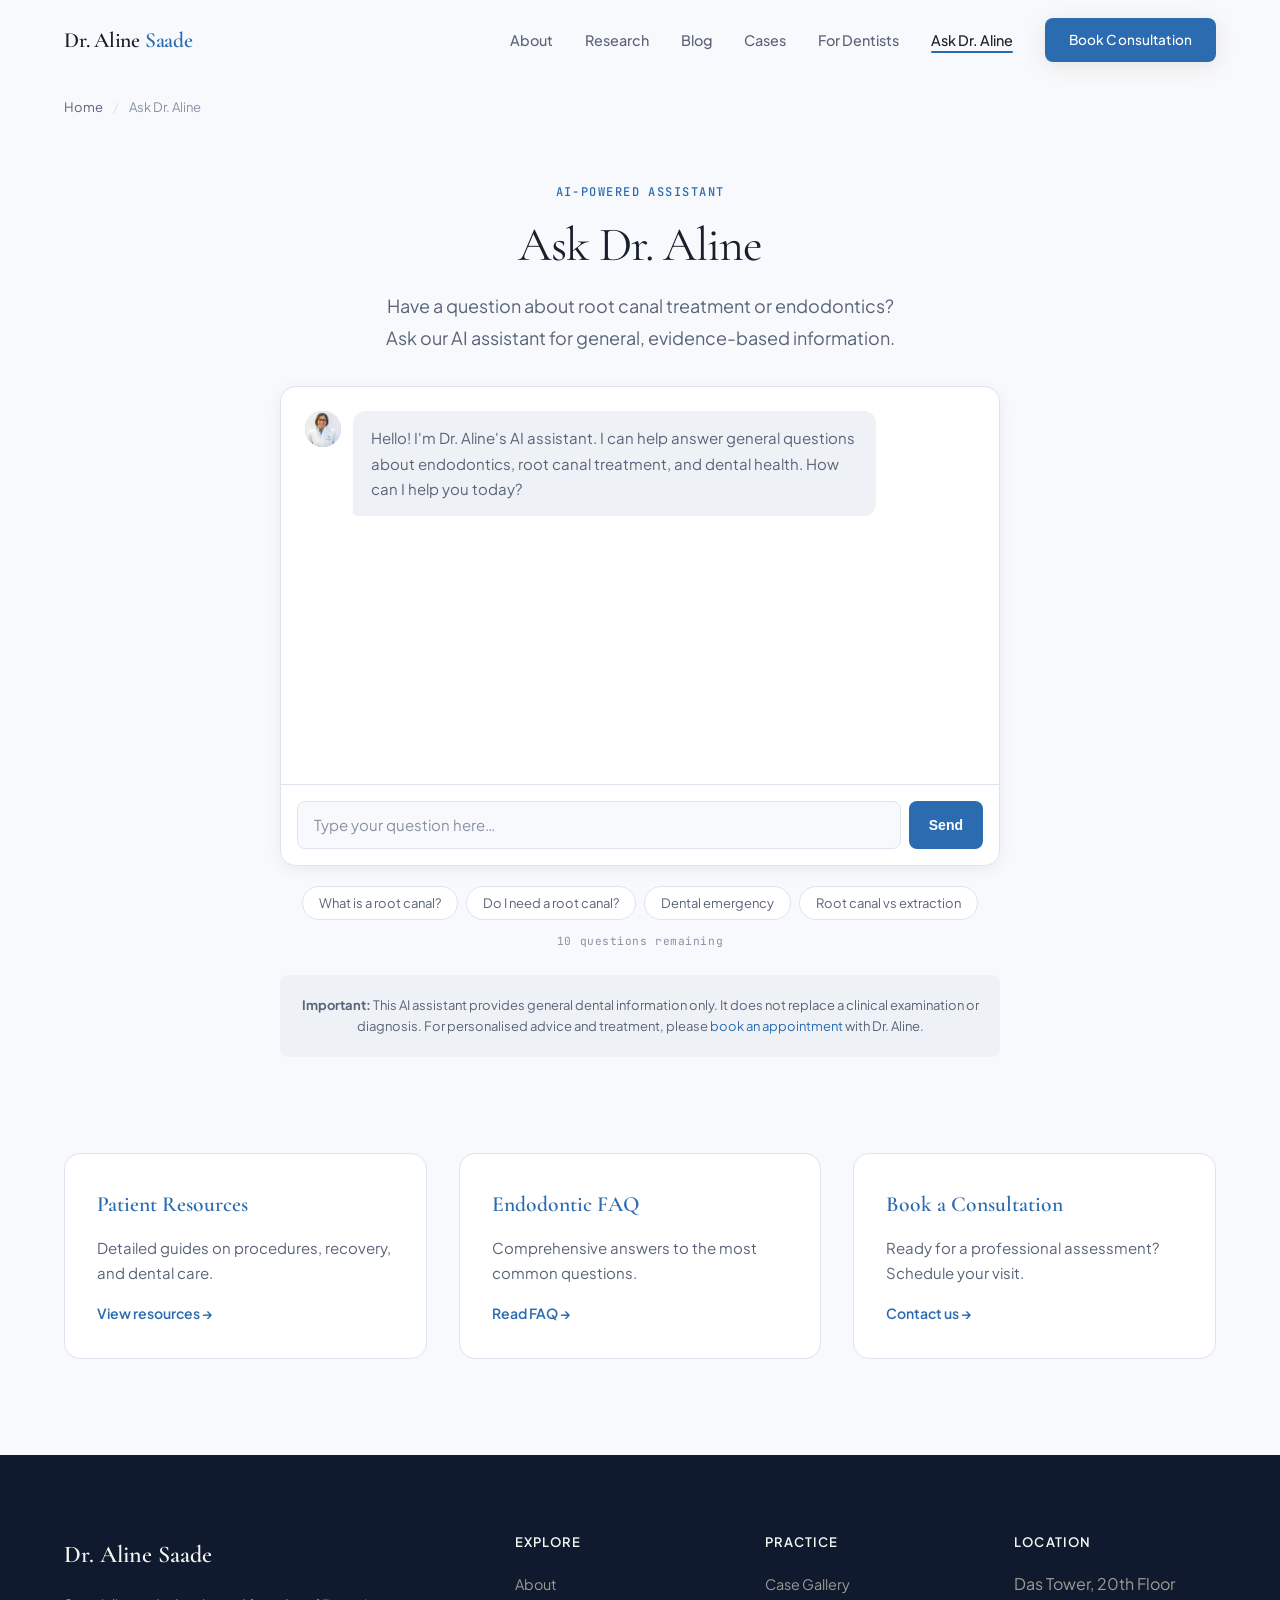
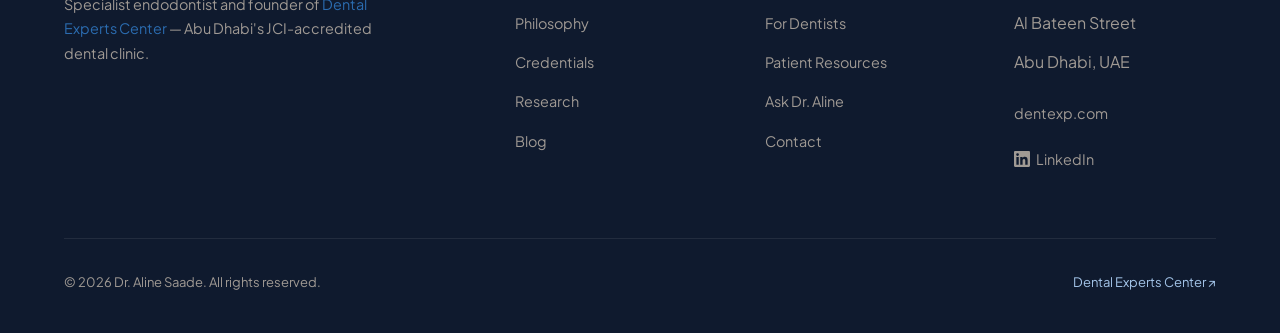
<file: ask-dr-aline/index.html>
<!DOCTYPE html>
<html lang="en">
<head>
  <meta charset="UTF-8">
  <meta name="viewport" content="width=device-width, initial-scale=1.0">
  <title>Ask Dr. Aline — AI Endodontic Q&A Assistant</title>
  <meta name="description" content="Ask Dr. Aline's AI assistant about root canal treatment, endodontics, and dental health. Get evidence-based answers around the clock.">
  <link rel="canonical" href="https://alinesaade.com/ask-dr-aline/">

  <meta property="og:title" content="Ask Dr. Aline — AI Endodontic Q&A">
  <meta property="og:description" content="Ask general questions about root canal treatment and endodontics. AI-powered, available 24/7.">
  <meta property="og:url" content="https://alinesaade.com/ask-dr-aline/">
  <meta property="og:type" content="website">
  <meta name="twitter:card" content="summary_large_image">

  <link rel="preconnect" href="https://fonts.googleapis.com">
  <link rel="preconnect" href="https://fonts.gstatic.com" crossorigin>
  <link href="https://fonts.googleapis.com/css2?family=Cormorant+Garamond:ital,wght@0,400;0,500;0,600;0,700;1,400;1,500&family=Plus+Jakarta+Sans:ital,wght@0,300;0,400;0,500;0,600;0,700;1,400&family=JetBrains+Mono:wght@400;500&display=swap" rel="stylesheet">
  <link rel="stylesheet" href="/css/main.css">

  <script type="application/ld+json">
  {
    "@context": "https://schema.org",
    "@graph": [
      {
        "@type": ["Person", "Dentist"],
        "@id": "https://alinesaade.com/#person",
        "name": "Dr. Aline Saade",
        "jobTitle": "Specialist Endodontist",
        "url": "https://alinesaade.com/"
      },
      {
        "@type": "WebApplication",
        "name": "Ask Dr. Aline — AI Dental Assistant",
        "url": "https://alinesaade.com/ask-dr-aline/",
        "description": "AI-powered endodontic Q&A assistant by Dr. Aline Saade",
        "applicationCategory": "HealthApplication",
        "operatingSystem": "Web Browser",
        "offers": { "@type": "Offer", "price": "0", "priceCurrency": "USD" }
      },
      {
        "@type": "BreadcrumbList",
        "itemListElement": [
          { "@type": "ListItem", "position": 1, "name": "Home", "item": "https://alinesaade.com/" },
          { "@type": "ListItem", "position": 2, "name": "Ask Dr. Aline" }
        ]
      }
    ]
  }
  </script>

  <style>
    .ask-page { padding-top: 80px; min-height: 100vh; display: flex; flex-direction: column; }
    .ask-hero { text-align: center; padding: calc(var(--space-unit) * 6) 0 calc(var(--space-unit) * 4); }

    .chat-wrapper { max-width: 720px; margin: 0 auto; flex: 1; display: flex; flex-direction: column; }

    .chat-container {
      border: 1px solid var(--color-border);
      border-radius: var(--radius-lg);
      overflow: hidden;
      background: var(--color-surface);
      box-shadow: var(--shadow-md);
      display: flex; flex-direction: column;
      min-height: 480px; max-height: 60vh;
    }

    .chat-messages {
      flex: 1; overflow-y: auto; padding: calc(var(--space-unit) * 3);
      scroll-behavior: smooth;
    }

    .message { display: flex; gap: 12px; margin-bottom: calc(var(--space-unit) * 2.5); animation: msgIn 0.35s ease; }
    .message--user { justify-content: flex-end; }
    .message__avatar { width: 36px; height: 36px; border-radius: 50%; background: var(--color-accent-light); flex-shrink: 0; display: flex; align-items: center; justify-content: center; font-family: var(--font-display); font-weight: 600; font-size: 0.85rem; color: var(--color-accent); }
    .message__bubble { max-width: 78%; padding: 14px 18px; font-size: 0.9375rem; line-height: 1.7; }
    .message--assistant .message__bubble { background: var(--color-surface-alt); border-radius: 12px 12px 12px 4px; color: var(--color-text-muted); }
    .message--user .message__bubble { background: var(--color-accent); color: #fff; border-radius: 12px 12px 4px 12px; }
    .message__bubble a { color: inherit; text-decoration: underline; }
    .message--assistant .message__bubble a { color: var(--color-accent); }

    .typing { display: flex; gap: 5px; padding: 8px 0; }
    .typing span { width: 7px; height: 7px; border-radius: 50%; background: var(--color-text-light); animation: bounce 1.4s infinite ease-in-out both; }
    .typing span:nth-child(2) { animation-delay: 0.16s; }
    .typing span:nth-child(3) { animation-delay: 0.32s; }

    .chat-input-area {
      border-top: 1px solid var(--color-border);
      padding: calc(var(--space-unit) * 2);
      display: flex; gap: var(--space-unit);
      background: var(--color-surface);
    }

    .chat-input-area textarea {
      flex: 1; border: 1px solid var(--color-border); border-radius: var(--radius);
      padding: 12px 16px; font-family: var(--font-body); font-size: 0.9375rem;
      resize: none; max-height: 120px; line-height: 1.5;
      background: var(--color-bg); color: var(--color-text);
      transition: border-color var(--transition);
    }
    .chat-input-area textarea:focus { outline: none; border-color: var(--color-accent); }
    .chat-input-area textarea::placeholder { color: var(--color-text-light); }

    .chat-send {
      background: var(--color-accent); color: #fff; border: none;
      border-radius: var(--radius); padding: 0 20px;
      cursor: pointer; transition: all var(--transition);
      font-weight: 600; font-size: 0.875rem; white-space: nowrap;
    }
    .chat-send:hover { background: var(--color-accent-hover); }
    .chat-send:disabled { opacity: 0.5; cursor: not-allowed; }

    .suggested-qs { display: flex; flex-wrap: wrap; gap: 8px; margin-top: calc(var(--space-unit) * 2.5); justify-content: center; }
    .suggested-q {
      background: var(--color-surface); border: 1px solid var(--color-border);
      border-radius: 20px; padding: 8px 16px; font-size: 0.8125rem;
      color: var(--color-text-muted); cursor: pointer;
      transition: all var(--transition); font-family: var(--font-body);
    }
    .suggested-q:hover { border-color: var(--color-accent); color: var(--color-accent); background: var(--color-accent-glow); }

    .disclaimer-box {
      max-width: 720px; margin: calc(var(--space-unit) * 3) auto 0;
      padding: calc(var(--space-unit) * 2.5); background: var(--color-surface-alt);
      border-radius: var(--radius); text-align: center;
      font-size: 0.8125rem; color: var(--color-text-muted); line-height: 1.6;
    }
    .disclaimer-box a { color: var(--color-accent); }

    .session-counter {
      text-align: center; margin-top: 12px;
      font-family: var(--font-mono); font-size: 0.7rem;
      color: var(--color-text-light); letter-spacing: 0.05em;
    }

    @keyframes msgIn { from { opacity: 0; transform: translateY(8px); } to { opacity: 1; transform: translateY(0); } }
    @keyframes bounce { 0%, 80%, 100% { transform: scale(0); } 40% { transform: scale(1); } }
  </style>
</head>
<body>

  <header class="nav">
    <div class="nav__inner">
      <a href="/" class="nav__brand">Dr. Aline <span>Saade</span></a>
      <button class="nav__toggle" aria-label="Toggle navigation" aria-expanded="false"><span></span><span></span><span></span></button>
      <ul class="nav__links">
        <li><a href="/about/">About</a></li>
        <li><a href="/research/">Research</a></li>
        <li><a href="/blog/">Blog</a></li>
        <li><a href="/case-gallery/">Cases</a></li>
        <li><a href="/for-dentists/">For Dentists</a></li>
        <li><a href="/ask-dr-aline/" class="active">Ask Dr. Aline</a></li>
        <li><a href="/contact/" class="btn btn--primary nav__cta">Book Consultation</a></li>
      </ul>
    </div>
  </header>

  <main class="ask-page">

    <div class="container">
      <nav class="breadcrumbs"><a href="/">Home</a> <span>/</span> Ask Dr. Aline</nav>
    </div>

    <div class="container">
      <div class="ask-hero">
        <p class="overline mb-2">AI-Powered Assistant</p>
        <h1 style="font-size: clamp(2rem, 4vw, 3rem);">Ask Dr. Aline</h1>
        <p class="lead" style="max-width: 540px; margin: calc(var(--space-unit) * 2) auto 0;">
          Have a question about root canal treatment or endodontics? Ask our AI assistant for general, evidence-based information.
        </p>
      </div>

      <div class="chat-wrapper">
        <div class="chat-container" id="chatContainer">
          <div class="chat-messages" id="chatMessages">
            <!-- Welcome -->
            <div class="message message--assistant">
              <div class="message__avatar"><img src="/images/avatar-sm.jpg" alt="Dr. Aline" style="width:36px;height:36px;border-radius:50%;object-fit:cover;"></div>
              <div class="message__bubble">
                Hello! I'm Dr. Aline's AI assistant. I can help answer general questions about endodontics, root canal treatment, and dental health. How can I help you today?
              </div>
            </div>
          </div>
          <div class="chat-input-area">
            <textarea id="chatInput" placeholder="Type your question here…" rows="1" maxlength="500" aria-label="Your question"></textarea>
            <button class="chat-send" id="chatSend">Send</button>
          </div>
        </div>

        <div class="suggested-qs" id="suggestedQs">
          <button class="suggested-q" data-q="What is a root canal treatment?">What is a root canal?</button>
          <button class="suggested-q" data-q="How do I know if I need endodontic treatment?">Do I need a root canal?</button>
          <button class="suggested-q" data-q="What should I do in a dental emergency?">Dental emergency</button>
          <button class="suggested-q" data-q="What is the difference between a root canal and an extraction?">Root canal vs extraction</button>
        </div>

        <div class="session-counter" id="sessionCounter">10 questions remaining</div>
      </div>

      <div class="disclaimer-box">
        <strong>Important:</strong> This AI assistant provides general dental information only. It does not replace a clinical examination or diagnosis. For personalised advice and treatment, please <a href="/contact/">book an appointment</a> with Dr. Aline.
      </div>
    </div>

    <!-- CROSS-LINKS -->
    <section class="section" style="margin-top: auto;">
      <div class="container">
        <div class="grid-3">
          <a href="/patient-resources/" class="card" style="text-decoration: none;">
            <div class="card__title">Patient Resources</div>
            <p class="card__text">Detailed guides on procedures, recovery, and dental care.</p>
            <span class="card__link">View resources →</span>
          </a>
          <a href="/patient-resources/endodontic-faq/" class="card" style="text-decoration: none;">
            <div class="card__title">Endodontic FAQ</div>
            <p class="card__text">Comprehensive answers to the most common questions.</p>
            <span class="card__link">Read FAQ →</span>
          </a>
          <a href="/contact/" class="card" style="text-decoration: none;">
            <div class="card__title">Book a Consultation</div>
            <p class="card__text">Ready for a professional assessment? Schedule your visit.</p>
            <span class="card__link">Contact us →</span>
          </a>
        </div>
      </div>
    </section>

  </main>

  <footer class="footer">
    <div class="container">
      <div class="footer__grid">
        <div><div class="footer__brand">Dr. Aline Saade</div><p class="footer__desc">Specialist endodontist and founder of <a href="https://dentexp.com" target="_blank" rel="noopener">Dental Experts Center</a> — Abu Dhabi's JCI-accredited dental clinic.</p></div>
        <div><h4>Explore</h4><ul class="footer__links"><li><a href="/about/">About</a></li><li><a href="/about/philosophy/">Philosophy</a></li><li><a href="/about/credentials/">Credentials</a></li><li><a href="/research/">Research</a></li><li><a href="/blog/">Blog</a></li></ul></div>
        <div><h4>Practice</h4><ul class="footer__links"><li><a href="/case-gallery/">Case Gallery</a></li><li><a href="/for-dentists/">For Dentists</a></li><li><a href="/patient-resources/">Patient Resources</a></li><li><a href="/ask-dr-aline/">Ask Dr. Aline</a></li><li><a href="/contact/">Contact</a></li></ul></div>
        <div><h4>Location</h4><ul class="footer__links"><li>Das Tower, 20th Floor</li><li>Al Bateen Street</li><li>Abu Dhabi, UAE</li><li style="margin-top:12px"><a href="https://dentexp.com" target="_blank" rel="noopener">dentexp.com</a></li><li style="margin-top:8px"><a href="https://www.linkedin.com/in/aline-saade-35688967/" target="_blank" rel="noopener" style="display:inline-flex;align-items:center;gap:6px;"><svg width="16" height="16" viewBox="0 0 24 24" fill="currentColor"><path d="M20.447 20.452h-3.554v-5.569c0-1.328-.027-3.037-1.852-3.037-1.853 0-2.136 1.445-2.136 2.939v5.667H9.351V9h3.414v1.561h.046c.477-.9 1.637-1.85 3.37-1.85 3.601 0 4.267 2.37 4.267 5.455v6.286zM5.337 7.433a2.062 2.062 0 01-2.063-2.065 2.064 2.064 0 112.063 2.065zm1.782 13.019H3.555V9h3.564v11.452zM22.225 0H1.771C.792 0 0 .774 0 1.729v20.542C0 23.227.792 24 1.771 24h20.451C23.2 24 24 23.227 24 22.271V1.729C24 .774 23.2 0 22.222 0h.003z"/></svg>LinkedIn</a></li></ul></div>
      </div>
      <div class="footer__bottom"><span>&copy; 2026 Dr. Aline Saade. All rights reserved.</span><a href="https://dentexp.com" target="_blank" rel="noopener">Dental Experts Center ↗</a></div>
    </div>
  </footer>

  <script src="/js/main.js" defer></script>

  <script>
  document.addEventListener('DOMContentLoaded', () => {

    const SYSTEM_PROMPT = `You are Dr. Aline's AI dental assistant on her personal website. You provide general educational information about endodontics (root canal treatment), dental health, and oral care.

IDENTITY:
- You represent Dr. Aline Saade's practice philosophy: evidence-based, patient-centered, compassionate care
- You are knowledgeable about endodontic procedures, dental anatomy, and oral health
- You communicate in a warm, professional tone

SCOPE — You CAN discuss:
- General information about root canal treatment, retreatment, apicoectomy
- What to expect before, during, and after endodontic procedures
- Signs and symptoms that may indicate a need for endodontic evaluation
- General dental anatomy and oral health maintenance
- The role of technology in modern endodontics (microscopes, CBCT, rotary instruments)
- General recovery guidance
- When to see a dentist or specialist

SCOPE — You MUST NOT:
- Diagnose any condition based on described symptoms
- Recommend specific treatments for the user's situation
- Provide specific recovery timelines or numerical claims
- Use these words: unique, best, guaranteed, pain free, safe, 100%, immediate results, permanent, lifelong, pioneer, first, famous, world renowned, unprecedented, magic, miraculous
- Prescribe or recommend specific medications
- Comment on other practitioners' work
- Make any claims about cure rates or success percentages

RESPONSE STYLE:
- Keep responses concise (2-4 paragraphs max)
- Use simple, accessible language
- When relevant, suggest booking a consultation for personalised advice
- Be empathetic about dental anxiety
- Support both English and Arabic questions — respond in the language used

MANDATORY CLOSING (append to EVERY response):
"This information is for educational purposes only and does not replace a professional dental examination. For personalised advice, please [book a consultation](/contact/) with Dr. Aline."`;

    const MAX_QUESTIONS = 10;
    let questionCount = 0;
    let messageHistory = [];
    let isLoading = false;

    const chatMessages = document.getElementById('chatMessages');
    const chatInput = document.getElementById('chatInput');
    const chatSend = document.getElementById('chatSend');
    const suggestedQs = document.getElementById('suggestedQs');
    const sessionCounter = document.getElementById('sessionCounter');

    // Auto-resize textarea
    chatInput.addEventListener('input', () => {
      chatInput.style.height = 'auto';
      chatInput.style.height = Math.min(chatInput.scrollHeight, 120) + 'px';
    });

    // Send on Enter (not Shift+Enter)
    chatInput.addEventListener('keydown', (e) => {
      if (e.key === 'Enter' && !e.shiftKey) { e.preventDefault(); sendMessage(); }
    });

    chatSend.addEventListener('click', sendMessage);

    // Suggested questions
    suggestedQs.querySelectorAll('.suggested-q').forEach(btn => {
      btn.addEventListener('click', () => {
        chatInput.value = btn.dataset.q;
        sendMessage();
        suggestedQs.style.display = 'none';
      });
    });

    async function sendMessage() {
      const text = chatInput.value.trim();
      if (!text || isLoading) return;

      if (questionCount >= MAX_QUESTIONS) {
        addMessage('assistant', 'You\'ve reached the question limit for this session. For more detailed, personalised answers, please <a href="/contact/">book a consultation</a> with Dr. Aline.');
        return;
      }

      addMessage('user', text);
      chatInput.value = '';
      chatInput.style.height = 'auto';
      suggestedQs.style.display = 'none';

      messageHistory.push({ role: 'user', content: text });

      isLoading = true;
      chatSend.disabled = true;
      const loader = addTypingIndicator();

      try {
        const response = await callAPI();
        loader.remove();
        const assistantText = response;
        addMessage('assistant', assistantText);
        messageHistory.push({ role: 'assistant', content: assistantText });
        questionCount++;
        sessionCounter.textContent = `${MAX_QUESTIONS - questionCount} questions remaining`;
      } catch (err) {
        loader.remove();
        addMessage('assistant', 'I apologise, but I\'m unable to respond right now. Please try again later or <a href="/contact/">contact Dr. Aline\'s office</a> directly.');
        console.error('Ask Dr. Aline error:', err);
      }

      isLoading = false;
      chatSend.disabled = false;
      chatInput.focus();
    }

    async function callAPI() {
      // -------------------------------------------------------
      // PRODUCTION: Replace this with your serverless proxy URL
      // e.g., '/.netlify/functions/ask-dr-aline'
      //
      // For DEMO / DEVELOPMENT, you can call the Anthropic API
      // directly (only do this in a controlled environment):
      // -------------------------------------------------------
      const API_URL = '/.netlify/functions/ask-dr-aline';

      const res = await fetch(API_URL, {
        method: 'POST',
        headers: { 'Content-Type': 'application/json' },
        body: JSON.stringify({
          messages: messageHistory.slice(-6) // Last 3 exchanges
        })
      });

      if (!res.ok) throw new Error(`API ${res.status}`);
      const data = await res.json();

      // Handle both proxy response shapes
      if (data.content && Array.isArray(data.content)) {
        return data.content.filter(b => b.type === 'text').map(b => b.text).join('\n');
      }
      return data.response || data.text || 'I was unable to generate a response.';
    }

    function addMessage(role, content) {
      const div = document.createElement('div');
      div.className = `message message--${role}`;

      const htmlContent = content
        .replace(/\[([^\]]+)\]\(([^)]+)\)/g, '<a href="$2">$1</a>')
        .replace(/\n/g, '<br>');

      div.innerHTML = role === 'assistant'
        ? `<div class="message__avatar"><img src="/images/avatar-sm.jpg" alt="Dr. Aline" style="width:36px;height:36px;border-radius:50%;object-fit:cover;"></div><div class="message__bubble">${htmlContent}</div>`
        : `<div class="message__bubble">${htmlContent}</div>`;

      chatMessages.appendChild(div);
      chatMessages.scrollTop = chatMessages.scrollHeight;
      return div;
    }

    function addTypingIndicator() {
      const div = document.createElement('div');
      div.className = 'message message--assistant';
      div.innerHTML = `<div class="message__avatar"><img src="/images/avatar-sm.jpg" alt="Dr. Aline" style="width:36px;height:36px;border-radius:50%;object-fit:cover;"></div><div class="message__bubble"><div class="typing"><span></span><span></span><span></span></div></div>`;
      chatMessages.appendChild(div);
      chatMessages.scrollTop = chatMessages.scrollHeight;
      return div;
    }

  });
  </script>
</body>
</html>
</file>
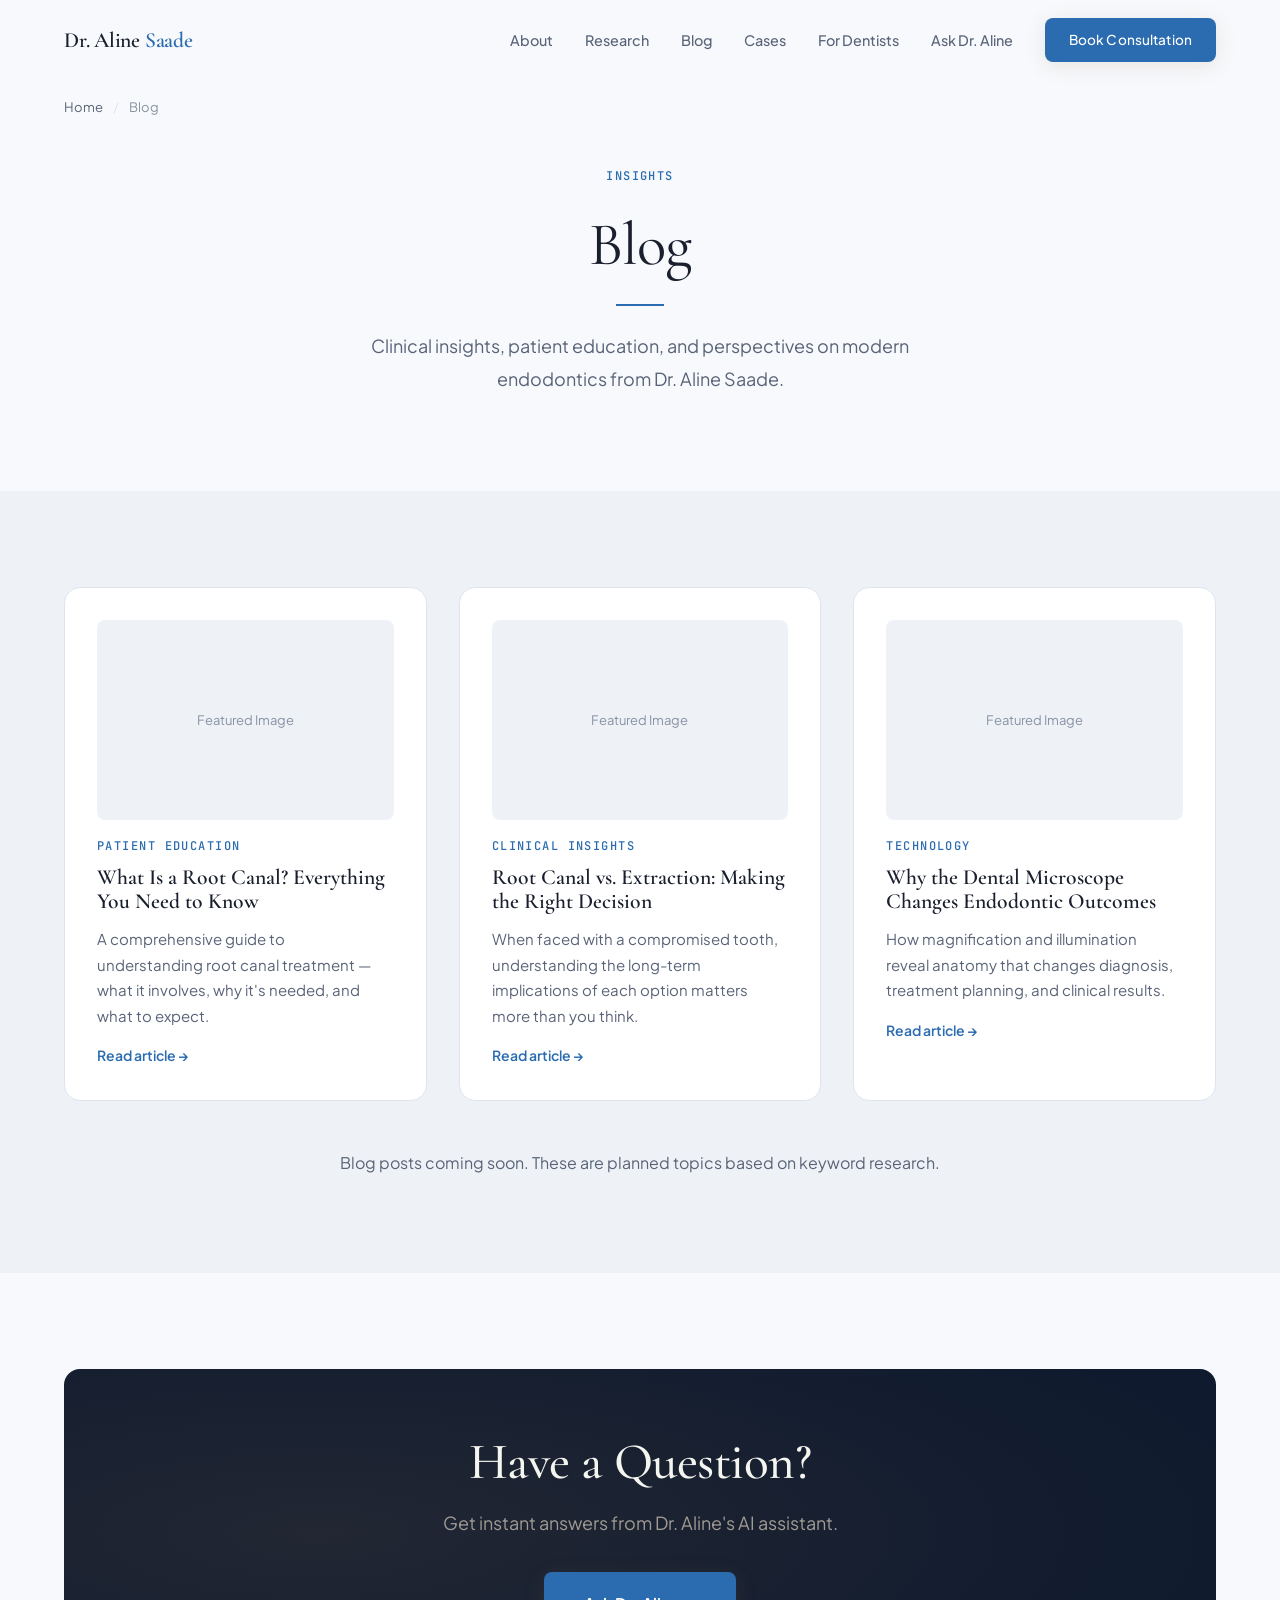
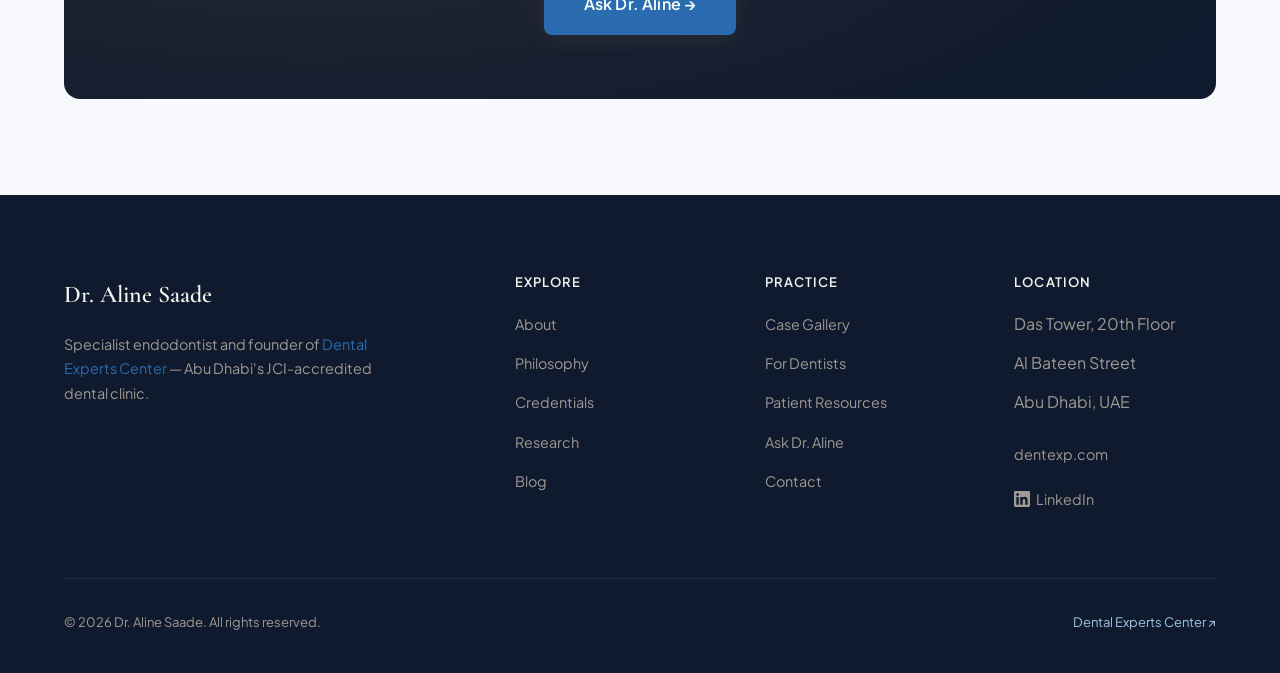
<file: blog/index.html>
<!DOCTYPE html>
<html lang="en">
<head>
  <meta charset="UTF-8">
  <meta name="viewport" content="width=device-width, initial-scale=1.0">
  <title>Blog — Endodontic Insights by Dr. Aline Saade</title>
  <meta name="description" content="Clinical insights, patient education, and endodontic commentary by Dr. Aline Saade, specialist endodontist in Abu Dhabi.">
  <link rel="canonical" href="https://alinesaade.com/blog/">
  <meta property="og:title" content="Blog — Endodontic Insights by Dr. Aline Saade">
  <meta property="og:description" content="Clinical insights, patient education, and endodontic commentary by Dr. Aline Saade, specialist endodontist in Abu Dhabi.">
  <meta property="og:url" content="https://alinesaade.com/blog/">
  <meta property="og:type" content="website">
  <meta name="twitter:card" content="summary">
  <link rel="preconnect" href="https://fonts.googleapis.com">
  <link rel="preconnect" href="https://fonts.gstatic.com" crossorigin>
  <link href="https://fonts.googleapis.com/css2?family=Cormorant+Garamond:ital,wght@0,400;0,500;0,600;0,700;1,400;1,500&family=Plus+Jakarta+Sans:ital,wght@0,300;0,400;0,500;0,600;0,700;1,400&family=JetBrains+Mono:wght@400;500&display=swap" rel="stylesheet">
  <link rel="stylesheet" href="/css/main.css">
  <script type="application/ld+json">
  {"@context":"https://schema.org","@graph":[{"@type":["Person","Dentist"],"@id":"https://alinesaade.com/#person","name":"Dr. Aline Saade","jobTitle":"Specialist Endodontist","url":"https://alinesaade.com/"},{"@type":"Blog","name":"Dr. Aline Saade Blog","url":"https://alinesaade.com/blog/","author":{"@id":"https://alinesaade.com/#person"}},{"@type":"BreadcrumbList","itemListElement":[{"@type":"ListItem","position":1,"name":"Home","item":"https://alinesaade.com/"},{"@type":"ListItem","position":2,"name":"Blog"}]}]}
  </script>
</head>
<body>
  <header class="nav">
    <div class="nav__inner">
      <a href="/" class="nav__brand">Dr. Aline <span>Saade</span></a>
      <button class="nav__toggle" aria-label="Toggle navigation" aria-expanded="false"><span></span><span></span><span></span></button>
      <ul class="nav__links">
        <li><a href="/about/">About</a></li>
        <li><a href="/research/">Research</a></li>
        <li><a href="/blog/">Blog</a></li>
        <li><a href="/case-gallery/">Cases</a></li>
        <li><a href="/for-dentists/">For Dentists</a></li>
        <li><a href="/ask-dr-aline/">Ask Dr. Aline</a></li>
        <li><a href="/contact/" class="btn btn--primary nav__cta">Book Consultation</a></li>
      </ul>
    </div>
  </header>

  <main style="padding-top:80px;">
    <div class="container"><nav class="breadcrumbs"><a href="/">Home</a> <span>/</span> Blog</nav></div>

    <section class="section" style="padding-top:calc(var(--space-unit)*4);">
      <div class="container container--narrow">
        <div class="text-center reveal">
          <p class="overline mb-3">Insights</p>
          <h1 style="font-size:clamp(2.2rem,5vw,3.8rem);">Blog</h1>
          <div class="divider divider--center"></div>
          <p class="lead" style="max-width:560px;margin:calc(var(--space-unit)*3) auto 0;">Clinical insights, patient education, and perspectives on modern endodontics from Dr. Aline Saade.</p>
        </div>
      </div>
    </section>

    <section class="section section--alt">
      <div class="container">
        <div class="grid-3">
          <div class="card reveal">
            <div style="background:var(--color-surface-alt);height:200px;border-radius:var(--radius);margin-bottom:calc(var(--space-unit)*2);display:flex;align-items:center;justify-content:center;color:var(--color-text-light);font-size:0.8125rem;">Featured Image</div>
            <p class="overline mb-1">Patient Education</p>
            <h3 class="card__title">What Is a Root Canal? Everything You Need to Know</h3>
            <p class="card__text">A comprehensive guide to understanding root canal treatment — what it involves, why it's needed, and what to expect.</p>
            <span class="card__link">Read article →</span>
          </div>
          <div class="card reveal reveal-delay-1">
            <div style="background:var(--color-surface-alt);height:200px;border-radius:var(--radius);margin-bottom:calc(var(--space-unit)*2);display:flex;align-items:center;justify-content:center;color:var(--color-text-light);font-size:0.8125rem;">Featured Image</div>
            <p class="overline mb-1">Clinical Insights</p>
            <h3 class="card__title">Root Canal vs. Extraction: Making the Right Decision</h3>
            <p class="card__text">When faced with a compromised tooth, understanding the long-term implications of each option matters more than you think.</p>
            <span class="card__link">Read article →</span>
          </div>
          <div class="card reveal reveal-delay-2">
            <div style="background:var(--color-surface-alt);height:200px;border-radius:var(--radius);margin-bottom:calc(var(--space-unit)*2);display:flex;align-items:center;justify-content:center;color:var(--color-text-light);font-size:0.8125rem;">Featured Image</div>
            <p class="overline mb-1">Technology</p>
            <h3 class="card__title">Why the Dental Microscope Changes Endodontic Outcomes</h3>
            <p class="card__text">How magnification and illumination reveal anatomy that changes diagnosis, treatment planning, and clinical results.</p>
            <span class="card__link">Read article →</span>
          </div>
        </div>
        <p class="text-center text-muted mt-6 reveal">Blog posts coming soon. These are planned topics based on keyword research.</p>
      </div>
    </section>

    <section class="section"><div class="container"><div class="cta-banner reveal"><h2>Have a Question?</h2><p class="lead" style="max-width:500px;margin:0 auto calc(var(--space-unit)*4);">Get instant answers from Dr. Aline's AI assistant.</p><a href="/ask-dr-aline/" class="btn btn--primary btn--lg">Ask Dr. Aline →</a></div></div></section>
  </main>
  <footer class="footer">
    <div class="container">
      <div class="footer__grid">
        <div><div class="footer__brand">Dr. Aline Saade</div><p class="footer__desc">Specialist endodontist and founder of <a href="https://dentexp.com" target="_blank" rel="noopener">Dental Experts Center</a> — Abu Dhabi's JCI-accredited dental clinic.</p></div>
        <div><h4>Explore</h4><ul class="footer__links"><li><a href="/about/">About</a></li><li><a href="/about/philosophy/">Philosophy</a></li><li><a href="/about/credentials/">Credentials</a></li><li><a href="/research/">Research</a></li><li><a href="/blog/">Blog</a></li></ul></div>
        <div><h4>Practice</h4><ul class="footer__links"><li><a href="/case-gallery/">Case Gallery</a></li><li><a href="/for-dentists/">For Dentists</a></li><li><a href="/patient-resources/">Patient Resources</a></li><li><a href="/ask-dr-aline/">Ask Dr. Aline</a></li><li><a href="/contact/">Contact</a></li></ul></div>
        <div><h4>Location</h4><ul class="footer__links"><li>Das Tower, 20th Floor</li><li>Al Bateen Street</li><li>Abu Dhabi, UAE</li><li style="margin-top:12px"><a href="https://dentexp.com" target="_blank" rel="noopener">dentexp.com</a></li><li style="margin-top:8px"><a href="https://www.linkedin.com/in/aline-saade-35688967/" target="_blank" rel="noopener" style="display:inline-flex;align-items:center;gap:6px;"><svg width="16" height="16" viewBox="0 0 24 24" fill="currentColor"><path d="M20.447 20.452h-3.554v-5.569c0-1.328-.027-3.037-1.852-3.037-1.853 0-2.136 1.445-2.136 2.939v5.667H9.351V9h3.414v1.561h.046c.477-.9 1.637-1.85 3.37-1.85 3.601 0 4.267 2.37 4.267 5.455v6.286zM5.337 7.433a2.062 2.062 0 01-2.063-2.065 2.064 2.064 0 112.063 2.065zm1.782 13.019H3.555V9h3.564v11.452zM22.225 0H1.771C.792 0 0 .774 0 1.729v20.542C0 23.227.792 24 1.771 24h20.451C23.2 24 24 23.227 24 22.271V1.729C24 .774 23.2 0 22.222 0h.003z"/></svg>LinkedIn</a></li></ul></div>
      </div>
      <div class="footer__bottom"><span>&copy; 2026 Dr. Aline Saade. All rights reserved.</span><a href="https://dentexp.com" target="_blank" rel="noopener">Dental Experts Center ↗</a></div>
    </div>
  </footer>

  <script src="/js/main.js" defer></script>
</body></html>
</file>
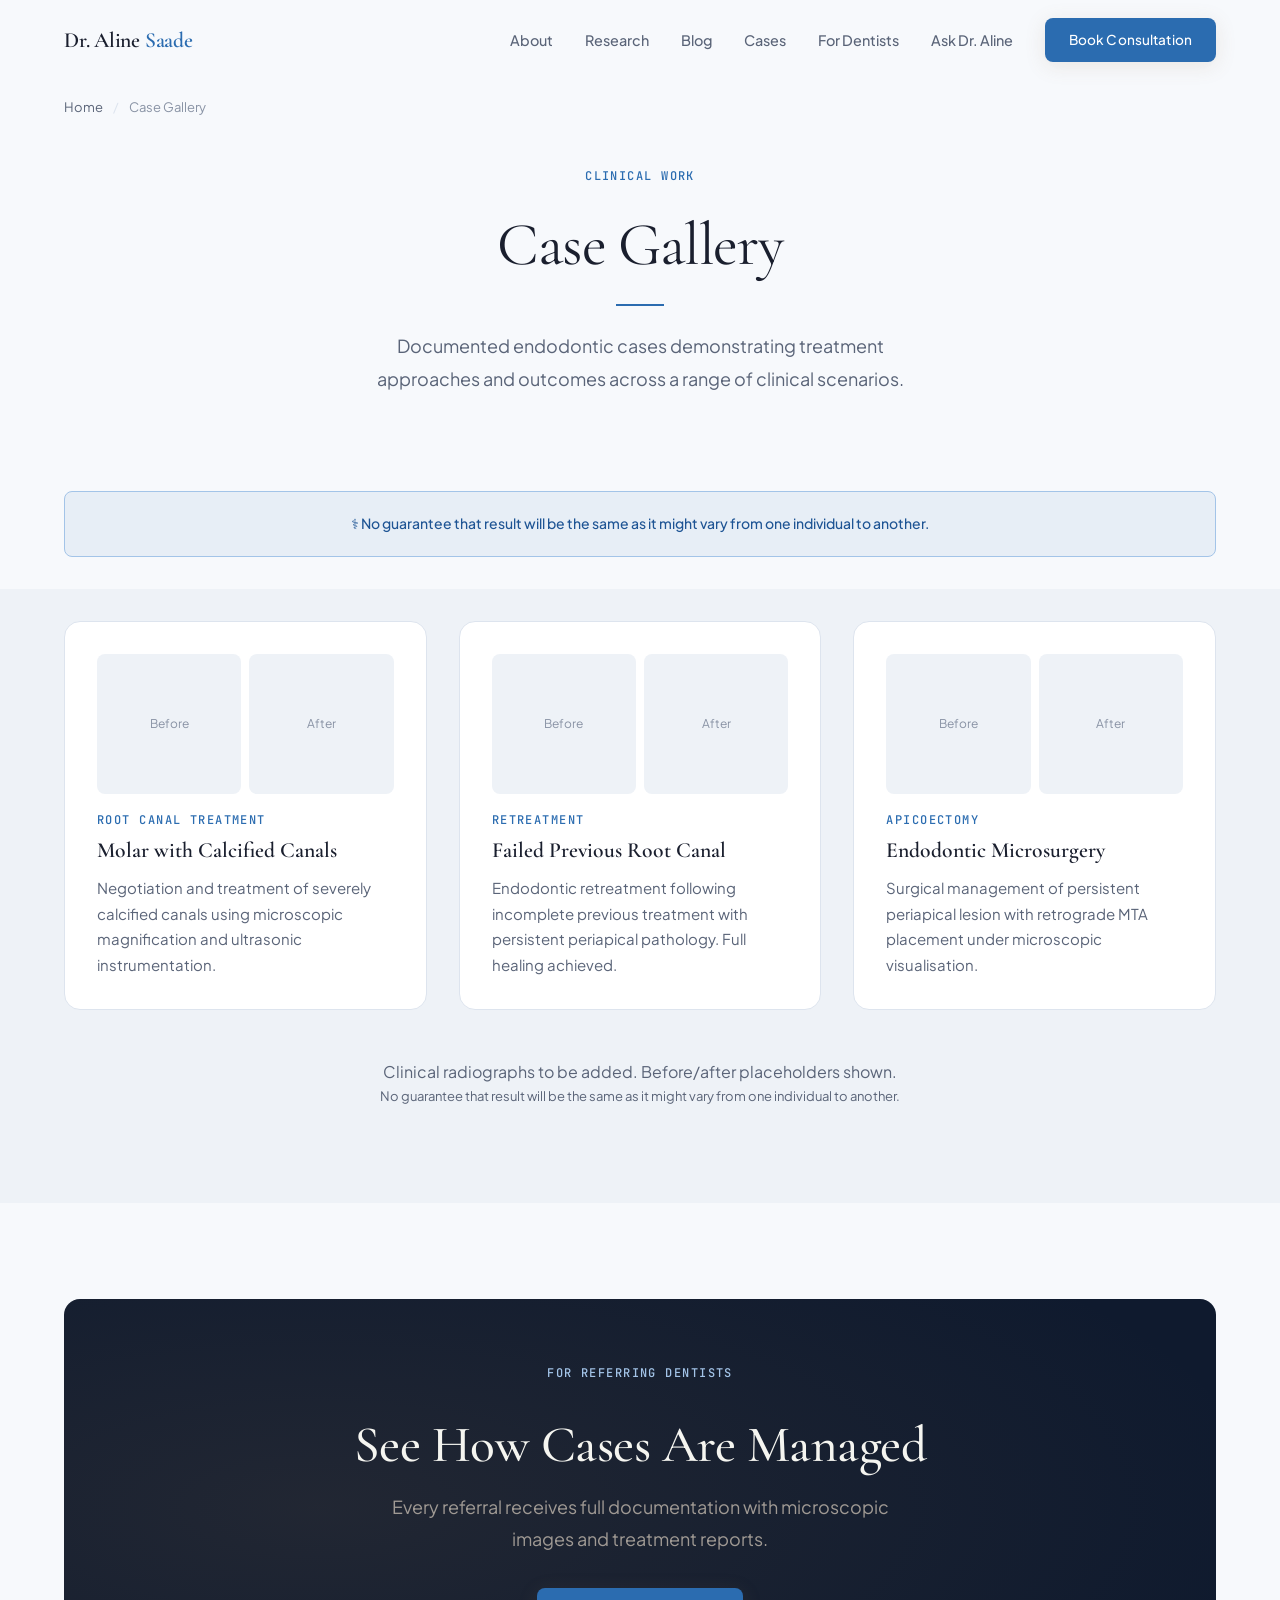
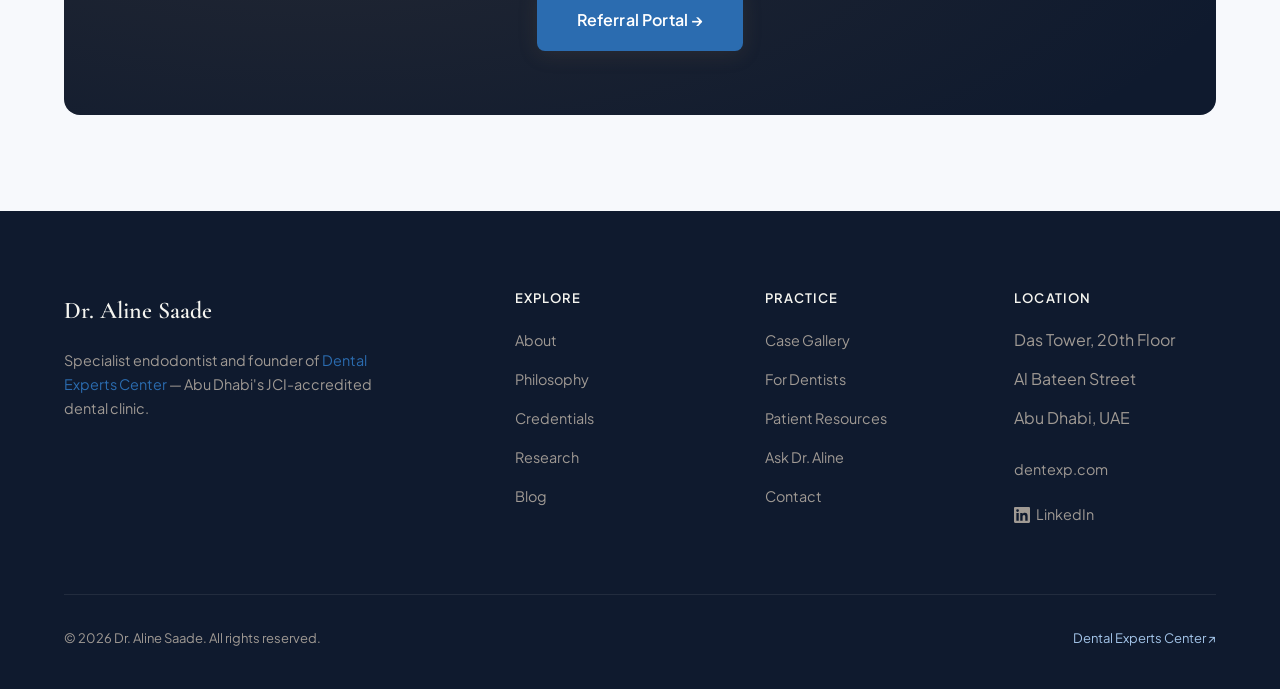
<file: case-gallery/index.html>
<!DOCTYPE html>
<html lang="en">
<head>
  <meta charset="UTF-8">
  <meta name="viewport" content="width=device-width, initial-scale=1.0">
  <title>Clinical Case Gallery — Dr. Aline Saade, Endodontist</title>
  <meta name="description" content="Endodontic clinical cases with outcomes by Dr. Aline Saade. Root canal treatment, retreatment, and apicoectomy cases in Abu Dhabi.">
  <link rel="canonical" href="https://alinesaade.com/case-gallery/">
  <meta property="og:title" content="Clinical Case Gallery — Dr. Aline Saade, Endodontist">
  <meta property="og:description" content="Endodontic clinical cases with outcomes by Dr. Aline Saade. Root canal treatment, retreatment, and apicoectomy cases in Abu Dhabi.">
  <meta property="og:url" content="https://alinesaade.com/case-gallery/">
  <meta property="og:type" content="website">
  <meta name="twitter:card" content="summary">
  <link rel="preconnect" href="https://fonts.googleapis.com">
  <link rel="preconnect" href="https://fonts.gstatic.com" crossorigin>
  <link href="https://fonts.googleapis.com/css2?family=Cormorant+Garamond:ital,wght@0,400;0,500;0,600;0,700;1,400;1,500&family=Plus+Jakarta+Sans:ital,wght@0,300;0,400;0,500;0,600;0,700;1,400&family=JetBrains+Mono:wght@400;500&display=swap" rel="stylesheet">
  <link rel="stylesheet" href="/css/main.css">
  <script type="application/ld+json">
  {"@context":"https://schema.org","@graph":[{"@type":["Person","Dentist"],"@id":"https://alinesaade.com/#person","name":"Dr. Aline Saade","jobTitle":"Specialist Endodontist","url":"https://alinesaade.com/"},{"@type":"MedicalWebPage","name":"Case Gallery — Dr. Aline Saade","url":"https://alinesaade.com/case-gallery/","specialty":{"@type":"MedicalSpecialty","name":"Endodontics"}},{"@type":"BreadcrumbList","itemListElement":[{"@type":"ListItem","position":1,"name":"Home","item":"https://alinesaade.com/"},{"@type":"ListItem","position":2,"name":"Case Gallery"}]}]}
  </script>
</head>
<body>
  <header class="nav">
    <div class="nav__inner">
      <a href="/" class="nav__brand">Dr. Aline <span>Saade</span></a>
      <button class="nav__toggle" aria-label="Toggle navigation" aria-expanded="false"><span></span><span></span><span></span></button>
      <ul class="nav__links">
        <li><a href="/about/">About</a></li>
        <li><a href="/research/">Research</a></li>
        <li><a href="/blog/">Blog</a></li>
        <li><a href="/case-gallery/">Cases</a></li>
        <li><a href="/for-dentists/">For Dentists</a></li>
        <li><a href="/ask-dr-aline/">Ask Dr. Aline</a></li>
        <li><a href="/contact/" class="btn btn--primary nav__cta">Book Consultation</a></li>
      </ul>
    </div>
  </header>

  <main style="padding-top:80px;">
    <div class="container"><nav class="breadcrumbs"><a href="/">Home</a> <span>/</span> Case Gallery</nav></div>

    <section class="section" style="padding-top:calc(var(--space-unit)*4);">
      <div class="container container--narrow">
        <div class="text-center reveal">
          <p class="overline mb-3">Clinical Work</p>
          <h1 style="font-size:clamp(2.2rem,5vw,3.8rem);">Case Gallery</h1>
          <div class="divider divider--center"></div>
          <p class="lead" style="max-width:560px;margin:calc(var(--space-unit)*3) auto 0;">Documented endodontic cases demonstrating treatment approaches and outcomes across a range of clinical scenarios.</p>
        </div>
      </div>
    </section>

    <!-- MOH DISCLAIMER -->
    <div class="container" style="margin-bottom:calc(var(--space-unit)*4);">
      <div class="reveal" style="background:var(--color-accent-glow);border:1px solid var(--color-accent-light);border-radius:var(--radius);padding:calc(var(--space-unit)*2.5) calc(var(--space-unit)*3);text-align:center;">
        <p style="font-size:0.875rem;color:var(--color-accent-hover);font-weight:500;margin:0;">⚕️ No guarantee that result will be the same as it might vary from one individual to another.</p>
      </div>
    </div>

    <section class="section section--alt" style="padding-top:calc(var(--space-unit)*4);">
      <div class="container">
        <div class="grid-3">
          <div class="card reveal">
            <div style="display:grid;grid-template-columns:1fr 1fr;gap:8px;margin-bottom:calc(var(--space-unit)*2);">
              <div style="background:var(--color-surface-alt);height:140px;border-radius:var(--radius);display:flex;align-items:center;justify-content:center;font-size:0.75rem;color:var(--color-text-light);">Before</div>
              <div style="background:var(--color-surface-alt);height:140px;border-radius:var(--radius);display:flex;align-items:center;justify-content:center;font-size:0.75rem;color:var(--color-text-light);">After</div>
            </div>
            <p class="overline mb-1">Root Canal Treatment</p>
            <h3 class="card__title">Molar with Calcified Canals</h3>
            <p class="card__text">Negotiation and treatment of severely calcified canals using microscopic magnification and ultrasonic instrumentation.</p>
          </div>
          <div class="card reveal reveal-delay-1">
            <div style="display:grid;grid-template-columns:1fr 1fr;gap:8px;margin-bottom:calc(var(--space-unit)*2);">
              <div style="background:var(--color-surface-alt);height:140px;border-radius:var(--radius);display:flex;align-items:center;justify-content:center;font-size:0.75rem;color:var(--color-text-light);">Before</div>
              <div style="background:var(--color-surface-alt);height:140px;border-radius:var(--radius);display:flex;align-items:center;justify-content:center;font-size:0.75rem;color:var(--color-text-light);">After</div>
            </div>
            <p class="overline mb-1">Retreatment</p>
            <h3 class="card__title">Failed Previous Root Canal</h3>
            <p class="card__text">Endodontic retreatment following incomplete previous treatment with persistent periapical pathology. Full healing achieved.</p>
          </div>
          <div class="card reveal reveal-delay-2">
            <div style="display:grid;grid-template-columns:1fr 1fr;gap:8px;margin-bottom:calc(var(--space-unit)*2);">
              <div style="background:var(--color-surface-alt);height:140px;border-radius:var(--radius);display:flex;align-items:center;justify-content:center;font-size:0.75rem;color:var(--color-text-light);">Before</div>
              <div style="background:var(--color-surface-alt);height:140px;border-radius:var(--radius);display:flex;align-items:center;justify-content:center;font-size:0.75rem;color:var(--color-text-light);">After</div>
            </div>
            <p class="overline mb-1">Apicoectomy</p>
            <h3 class="card__title">Endodontic Microsurgery</h3>
            <p class="card__text">Surgical management of persistent periapical lesion with retrograde MTA placement under microscopic visualisation.</p>
          </div>
        </div>
        <p class="text-center text-muted mt-6 reveal">Clinical radiographs to be added. Before/after placeholders shown.</p>
        <p class="text-center text-xs text-muted mt-2">No guarantee that result will be the same as it might vary from one individual to another.</p>
      </div>
    </section>

    <section class="section"><div class="container"><div class="cta-banner reveal"><p class="overline mb-3" style="color:var(--color-accent-light);">For Referring Dentists</p><h2>See How Cases Are Managed</h2><p class="lead" style="max-width:500px;margin:0 auto calc(var(--space-unit)*4);">Every referral receives full documentation with microscopic images and treatment reports.</p><a href="/for-dentists/" class="btn btn--primary btn--lg">Referral Portal →</a></div></div></section>
  </main>
  <footer class="footer">
    <div class="container">
      <div class="footer__grid">
        <div><div class="footer__brand">Dr. Aline Saade</div><p class="footer__desc">Specialist endodontist and founder of <a href="https://dentexp.com" target="_blank" rel="noopener">Dental Experts Center</a> — Abu Dhabi's JCI-accredited dental clinic.</p></div>
        <div><h4>Explore</h4><ul class="footer__links"><li><a href="/about/">About</a></li><li><a href="/about/philosophy/">Philosophy</a></li><li><a href="/about/credentials/">Credentials</a></li><li><a href="/research/">Research</a></li><li><a href="/blog/">Blog</a></li></ul></div>
        <div><h4>Practice</h4><ul class="footer__links"><li><a href="/case-gallery/">Case Gallery</a></li><li><a href="/for-dentists/">For Dentists</a></li><li><a href="/patient-resources/">Patient Resources</a></li><li><a href="/ask-dr-aline/">Ask Dr. Aline</a></li><li><a href="/contact/">Contact</a></li></ul></div>
        <div><h4>Location</h4><ul class="footer__links"><li>Das Tower, 20th Floor</li><li>Al Bateen Street</li><li>Abu Dhabi, UAE</li><li style="margin-top:12px"><a href="https://dentexp.com" target="_blank" rel="noopener">dentexp.com</a></li><li style="margin-top:8px"><a href="https://www.linkedin.com/in/aline-saade-35688967/" target="_blank" rel="noopener" style="display:inline-flex;align-items:center;gap:6px;"><svg width="16" height="16" viewBox="0 0 24 24" fill="currentColor"><path d="M20.447 20.452h-3.554v-5.569c0-1.328-.027-3.037-1.852-3.037-1.853 0-2.136 1.445-2.136 2.939v5.667H9.351V9h3.414v1.561h.046c.477-.9 1.637-1.85 3.37-1.85 3.601 0 4.267 2.37 4.267 5.455v6.286zM5.337 7.433a2.062 2.062 0 01-2.063-2.065 2.064 2.064 0 112.063 2.065zm1.782 13.019H3.555V9h3.564v11.452zM22.225 0H1.771C.792 0 0 .774 0 1.729v20.542C0 23.227.792 24 1.771 24h20.451C23.2 24 24 23.227 24 22.271V1.729C24 .774 23.2 0 22.222 0h.003z"/></svg>LinkedIn</a></li></ul></div>
      </div>
      <div class="footer__bottom"><span>&copy; 2026 Dr. Aline Saade. All rights reserved.</span><a href="https://dentexp.com" target="_blank" rel="noopener">Dental Experts Center ↗</a></div>
    </div>
  </footer>

  <script src="/js/main.js" defer></script>
</body></html>
</file>
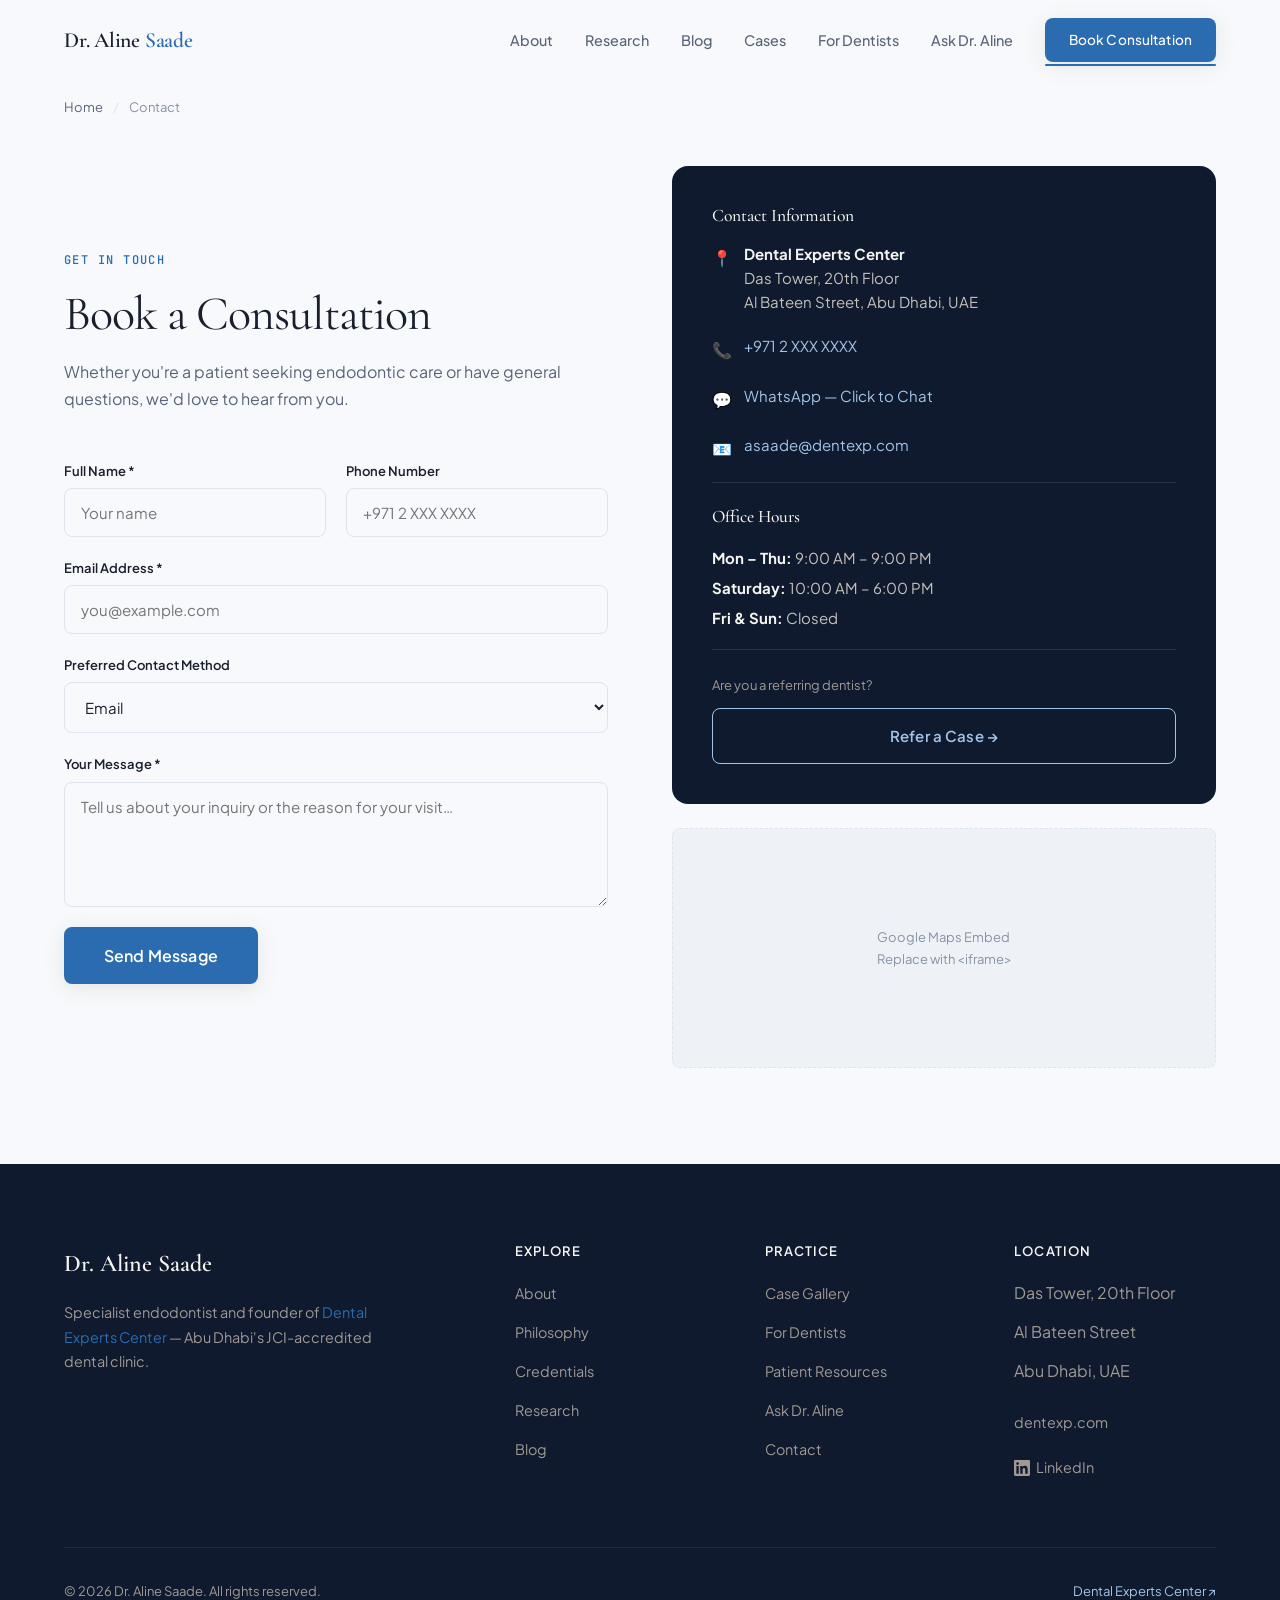
<file: contact/index.html>
<!DOCTYPE html>
<html lang="en">
<head>
  <meta charset="UTF-8">
  <meta name="viewport" content="width=device-width, initial-scale=1.0">
  <title>Contact Dr. Aline Saade — Book an Endodontic Consultation, Abu Dhabi</title>
  <meta name="description" content="Book a consultation with Dr. Aline Saade, specialist endodontist in Abu Dhabi. Dental Experts Center, Das Tower, Al Bateen Street.">
  <link rel="canonical" href="https://alinesaade.com/contact/">

  <meta property="og:title" content="Contact Dr. Aline Saade — Endodontist Abu Dhabi">
  <meta property="og:description" content="Book your endodontic consultation. Dental Experts Center, Das Tower, Al Bateen Street, Abu Dhabi.">
  <meta property="og:url" content="https://alinesaade.com/contact/">
  <meta property="og:type" content="website">
  <meta name="twitter:card" content="summary">

  <link rel="preconnect" href="https://fonts.googleapis.com">
  <link rel="preconnect" href="https://fonts.gstatic.com" crossorigin>
  <link href="https://fonts.googleapis.com/css2?family=Cormorant+Garamond:ital,wght@0,400;0,500;0,600;0,700;1,400;1,500&family=Plus+Jakarta+Sans:ital,wght@0,300;0,400;0,500;0,600;0,700;1,400&family=JetBrains+Mono:wght@400;500&display=swap" rel="stylesheet">
  <link rel="stylesheet" href="/css/main.css">

  <script type="application/ld+json">
  {
    "@context": "https://schema.org",
    "@graph": [
      {
        "@type": ["Person", "Dentist"],
        "@id": "https://alinesaade.com/#person",
        "name": "Dr. Aline Saade",
        "jobTitle": "Specialist Endodontist",
        "url": "https://alinesaade.com/"
      },
      {
        "@type": "ContactPage",
        "name": "Contact Dr. Aline Saade",
        "url": "https://alinesaade.com/contact/",
        "isPartOf": { "@id": "https://alinesaade.com/#website" }
      },
      {
        "@type": "Dentist",
        "name": "Dental Experts Center",
        "url": "https://dentexp.com",
        "telephone": "+971-XX-XXX-XXXX",
        "address": {
          "@type": "PostalAddress",
          "streetAddress": "Das Tower, 20th Floor, Al Bateen Street",
          "addressLocality": "Abu Dhabi",
          "addressCountry": "AE"
        },
        "geo": { "@type": "GeoCoordinates", "latitude": 24.4539, "longitude": 54.3773 },
        "openingHoursSpecification": [
          { "@type": "OpeningHoursSpecification", "dayOfWeek": ["Monday","Tuesday","Wednesday","Thursday"], "opens": "09:00", "closes": "21:00" },
          { "@type": "OpeningHoursSpecification", "dayOfWeek": "Saturday", "opens": "10:00", "closes": "18:00" }
        ]
      },
      {
        "@type": "BreadcrumbList",
        "itemListElement": [
          { "@type": "ListItem", "position": 1, "name": "Home", "item": "https://alinesaade.com/" },
          { "@type": "ListItem", "position": 2, "name": "Contact" }
        ]
      }
    ]
  }
  </script>

  <style>
    .contact-form { display: flex; flex-direction: column; gap: calc(var(--space-unit) * 2.5); }
    .form-group { display: flex; flex-direction: column; gap: 6px; }
    .form-group label { font-size: 0.8125rem; font-weight: 600; color: var(--color-text); }
    .form-group input, .form-group textarea, .form-group select {
      padding: 14px 16px; border: 1px solid var(--color-border); border-radius: var(--radius);
      font-family: var(--font-body); font-size: 0.9375rem; background: var(--color-bg);
      color: var(--color-text); transition: border-color var(--transition);
    }
    .form-group input:focus, .form-group textarea:focus, .form-group select:focus { outline: none; border-color: var(--color-accent); }
    .form-row { display: grid; grid-template-columns: 1fr 1fr; gap: calc(var(--space-unit) * 2.5); }
    @media (max-width: 600px) { .form-row { grid-template-columns: 1fr; } }

    .info-card {
      background: var(--color-surface-dark); border-radius: var(--radius-lg);
      padding: calc(var(--space-unit) * 5); color: #f5f5f0;
    }
    .info-card h3 { color: #f5f5f0; font-size: 1.1rem; margin-bottom: calc(var(--space-unit) * 2); }
    .info-item { display: flex; gap: 12px; align-items: flex-start; margin-bottom: calc(var(--space-unit) * 2.5); }
    .info-item__icon { width: 20px; flex-shrink: 0; color: var(--color-accent-light); margin-top: 2px; }
    .info-item__text { font-size: 0.9375rem; color: #c5c0ba; line-height: 1.6; }
    .info-item__text a { color: var(--color-accent-light); }
    .info-item__text strong { color: #f5f5f0; }

    .map-placeholder {
      width: 100%; height: 240px; border-radius: var(--radius);
      background: var(--color-surface-alt); border: 1px dashed var(--color-border);
      display: flex; align-items: center; justify-content: center;
      color: var(--color-text-light); font-size: 0.8125rem; margin-top: calc(var(--space-unit) * 3);
    }
  </style>
</head>
<body>

  <header class="nav">
    <div class="nav__inner">
      <a href="/" class="nav__brand">Dr. Aline <span>Saade</span></a>
      <button class="nav__toggle" aria-label="Toggle navigation" aria-expanded="false"><span></span><span></span><span></span></button>
      <ul class="nav__links">
        <li><a href="/about/">About</a></li>
        <li><a href="/research/">Research</a></li>
        <li><a href="/blog/">Blog</a></li>
        <li><a href="/case-gallery/">Cases</a></li>
        <li><a href="/for-dentists/">For Dentists</a></li>
        <li><a href="/ask-dr-aline/">Ask Dr. Aline</a></li>
        <li><a href="/contact/" class="btn btn--primary nav__cta active">Book Consultation</a></li>
      </ul>
    </div>
  </header>

  <main style="padding-top: 80px;">

    <div class="container"><nav class="breadcrumbs"><a href="/">Home</a> <span>/</span> Contact</nav></div>

    <section class="section" style="padding-top: calc(var(--space-unit) * 4);">
      <div class="container">
        <div class="grid-2" style="gap: calc(var(--space-unit) * 8);">

          <!-- FORM -->
          <div class="reveal">
            <p class="overline mb-2">Get in Touch</p>
            <h1 style="font-size: clamp(2rem, 4vw, 3rem); margin-bottom: calc(var(--space-unit) * 2);">Book a Consultation</h1>
            <p class="text-muted mb-6">Whether you're a patient seeking endodontic care or have general questions, we'd love to hear from you.</p>

            <form class="contact-form" name="contact" method="POST" data-netlify="true" netlify-honeypot="bot-field">
              <input type="hidden" name="form-name" value="contact">
              <p style="display:none"><label>Don't fill: <input name="bot-field"></label></p>

              <div class="form-row">
                <div class="form-group">
                  <label for="name">Full Name *</label>
                  <input type="text" id="name" name="name" required placeholder="Your name">
                </div>
                <div class="form-group">
                  <label for="phone">Phone Number</label>
                  <input type="tel" id="phone" name="phone" placeholder="+971 2 XXX XXXX">
                </div>
              </div>

              <div class="form-group">
                <label for="email">Email Address *</label>
                <input type="email" id="email" name="email" required placeholder="you@example.com">
              </div>

              <div class="form-group">
                <label for="contact-method">Preferred Contact Method</label>
                <select id="contact-method" name="contact-method">
                  <option value="email">Email</option>
                  <option value="phone">Phone Call</option>
                  <option value="whatsapp">WhatsApp</option>
                </select>
              </div>

              <div class="form-group">
                <label for="message">Your Message *</label>
                <textarea id="message" name="message" rows="5" required placeholder="Tell us about your inquiry or the reason for your visit…"></textarea>
              </div>

              <button type="submit" class="btn btn--primary btn--lg" style="align-self: flex-start;">Send Message</button>
            </form>
          </div>

          <!-- INFO PANEL -->
          <div class="reveal reveal-delay-1" style="align-self: start; position: sticky; top: 120px;">
            <div class="info-card">
              <h3>Contact Information</h3>

              <div class="info-item">
                <div class="info-item__icon">📍</div>
                <div class="info-item__text">
                  <strong>Dental Experts Center</strong><br>
                  Das Tower, 20th Floor<br>
                  Al Bateen Street, Abu Dhabi, UAE
                </div>
              </div>

              <div class="info-item">
                <div class="info-item__icon">📞</div>
                <div class="info-item__text">
                  <a href="tel:971XXXXXXXX">+971 2 XXX XXXX</a>
                </div>
              </div>

              <div class="info-item">
                <div class="info-item__icon">💬</div>
                <div class="info-item__text">
                  <a href="https://wa.me/971XXXXXXXX" target="_blank" rel="noopener">WhatsApp — Click to Chat</a>
                </div>
              </div>

              <div class="info-item">
                <div class="info-item__icon">📧</div>
                <div class="info-item__text">
                  <a href="mailto:asaade@dentexp.com">asaade@dentexp.com</a>
                </div>
              </div>

              <div style="border-top: 1px solid rgba(255,255,255,0.1); padding-top: calc(var(--space-unit) * 3); margin-top: calc(var(--space-unit) * 2);">
                <h3>Office Hours</h3>
                <div class="info-item__text" style="line-height: 2;">
                  <strong>Mon – Thu:</strong> 9:00 AM – 9:00 PM<br>
                  <strong>Saturday:</strong> 10:00 AM – 6:00 PM<br>
                  <strong>Fri & Sun:</strong> Closed
                </div>
              </div>

              <div style="border-top: 1px solid rgba(255,255,255,0.1); padding-top: calc(var(--space-unit) * 3); margin-top: calc(var(--space-unit) * 2);">
                <p style="font-size: 0.8125rem; color: #a09a94; margin-bottom: 12px;">Are you a referring dentist?</p>
                <a href="/for-dentists/refer-a-case/" class="btn btn--outline" style="border-color: var(--color-accent-light); color: var(--color-accent-light); width: 100%; justify-content: center;">Refer a Case →</a>
              </div>
            </div>

            <div class="map-placeholder">
              Google Maps Embed<br>Replace with &lt;iframe&gt;
            </div>
          </div>

        </div>
      </div>
    </section>

  </main>

  <footer class="footer">
    <div class="container">
      <div class="footer__grid">
        <div><div class="footer__brand">Dr. Aline Saade</div><p class="footer__desc">Specialist endodontist and founder of <a href="https://dentexp.com" target="_blank" rel="noopener">Dental Experts Center</a> — Abu Dhabi's JCI-accredited dental clinic.</p></div>
        <div><h4>Explore</h4><ul class="footer__links"><li><a href="/about/">About</a></li><li><a href="/about/philosophy/">Philosophy</a></li><li><a href="/about/credentials/">Credentials</a></li><li><a href="/research/">Research</a></li><li><a href="/blog/">Blog</a></li></ul></div>
        <div><h4>Practice</h4><ul class="footer__links"><li><a href="/case-gallery/">Case Gallery</a></li><li><a href="/for-dentists/">For Dentists</a></li><li><a href="/patient-resources/">Patient Resources</a></li><li><a href="/ask-dr-aline/">Ask Dr. Aline</a></li><li><a href="/contact/">Contact</a></li></ul></div>
        <div><h4>Location</h4><ul class="footer__links"><li>Das Tower, 20th Floor</li><li>Al Bateen Street</li><li>Abu Dhabi, UAE</li><li style="margin-top:12px"><a href="https://dentexp.com" target="_blank" rel="noopener">dentexp.com</a></li><li style="margin-top:8px"><a href="https://www.linkedin.com/in/aline-saade-35688967/" target="_blank" rel="noopener" style="display:inline-flex;align-items:center;gap:6px;"><svg width="16" height="16" viewBox="0 0 24 24" fill="currentColor"><path d="M20.447 20.452h-3.554v-5.569c0-1.328-.027-3.037-1.852-3.037-1.853 0-2.136 1.445-2.136 2.939v5.667H9.351V9h3.414v1.561h.046c.477-.9 1.637-1.85 3.37-1.85 3.601 0 4.267 2.37 4.267 5.455v6.286zM5.337 7.433a2.062 2.062 0 01-2.063-2.065 2.064 2.064 0 112.063 2.065zm1.782 13.019H3.555V9h3.564v11.452zM22.225 0H1.771C.792 0 0 .774 0 1.729v20.542C0 23.227.792 24 1.771 24h20.451C23.2 24 24 23.227 24 22.271V1.729C24 .774 23.2 0 22.222 0h.003z"/></svg>LinkedIn</a></li></ul></div>
      </div>
      <div class="footer__bottom"><span>&copy; 2026 Dr. Aline Saade. All rights reserved.</span><a href="https://dentexp.com" target="_blank" rel="noopener">Dental Experts Center ↗</a></div>
    </div>
  </footer>

  <script src="/js/main.js" defer></script>
</body>
</html>
</file>
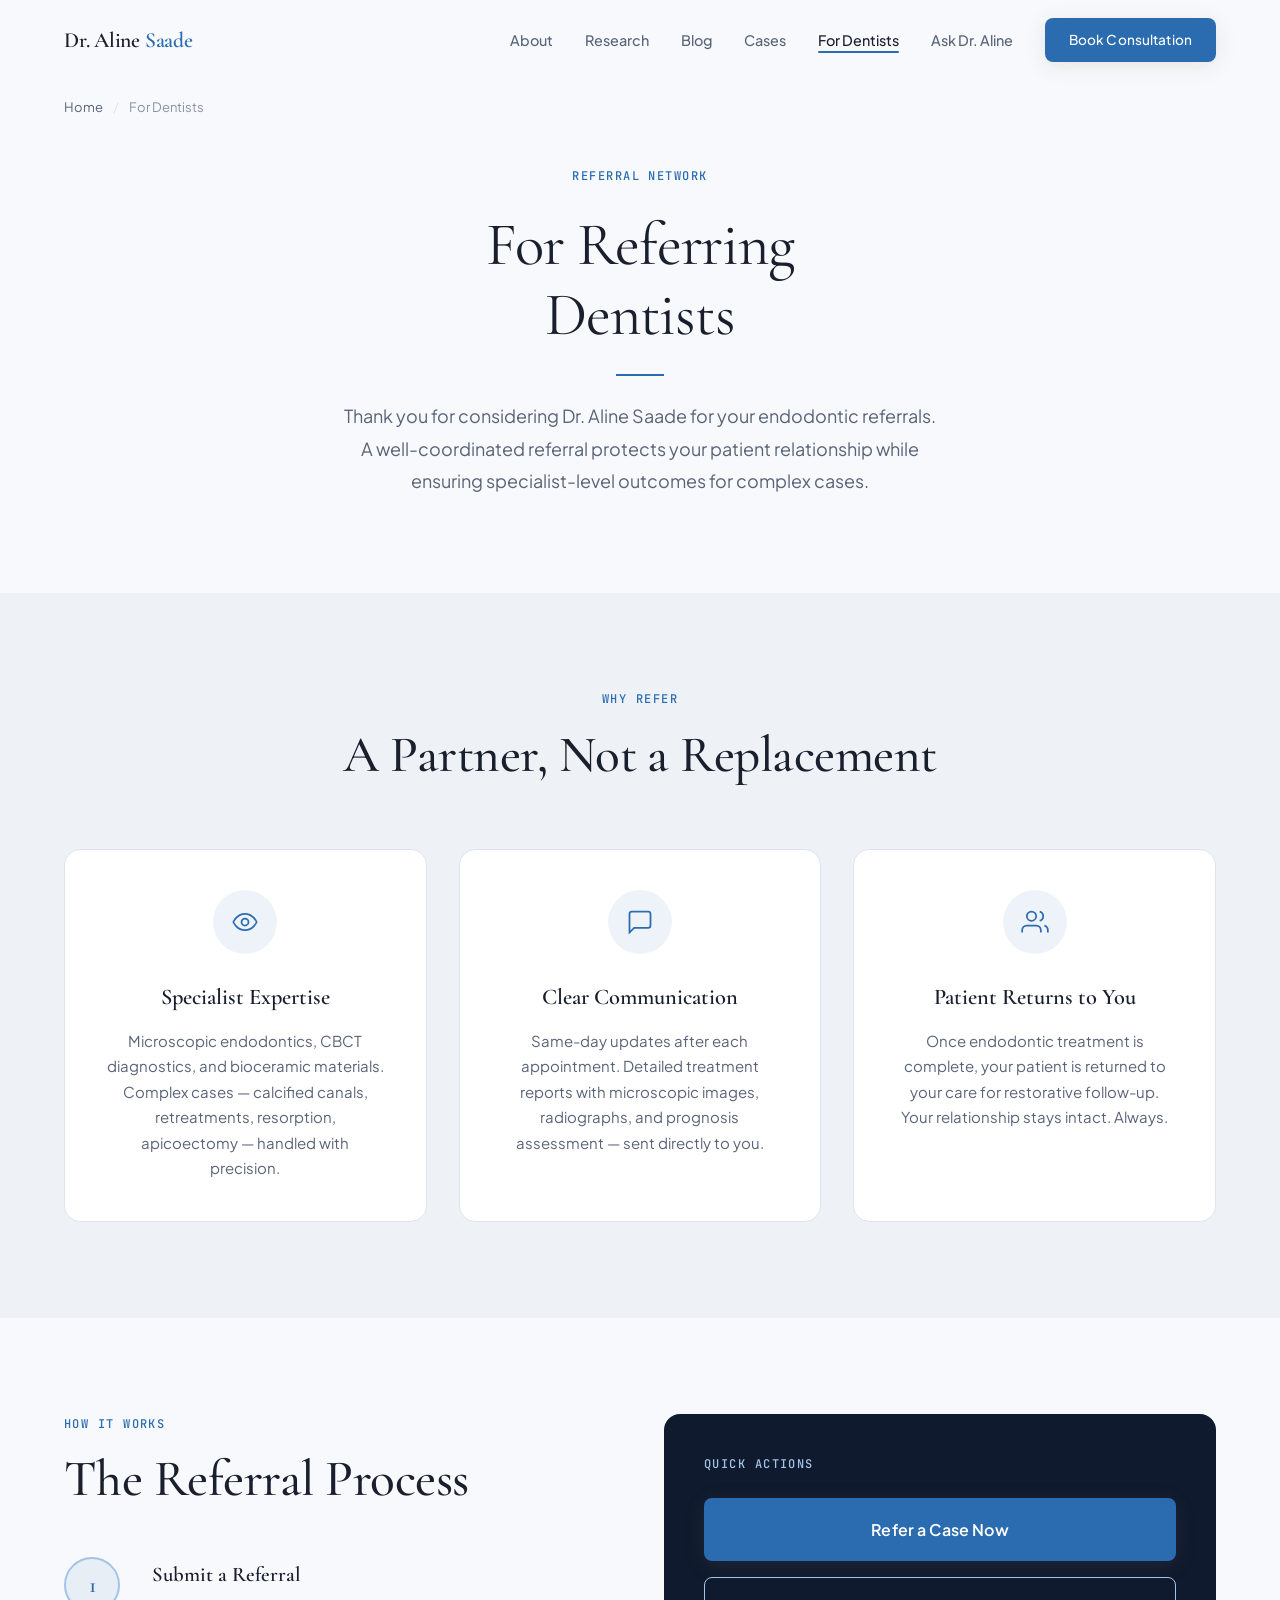
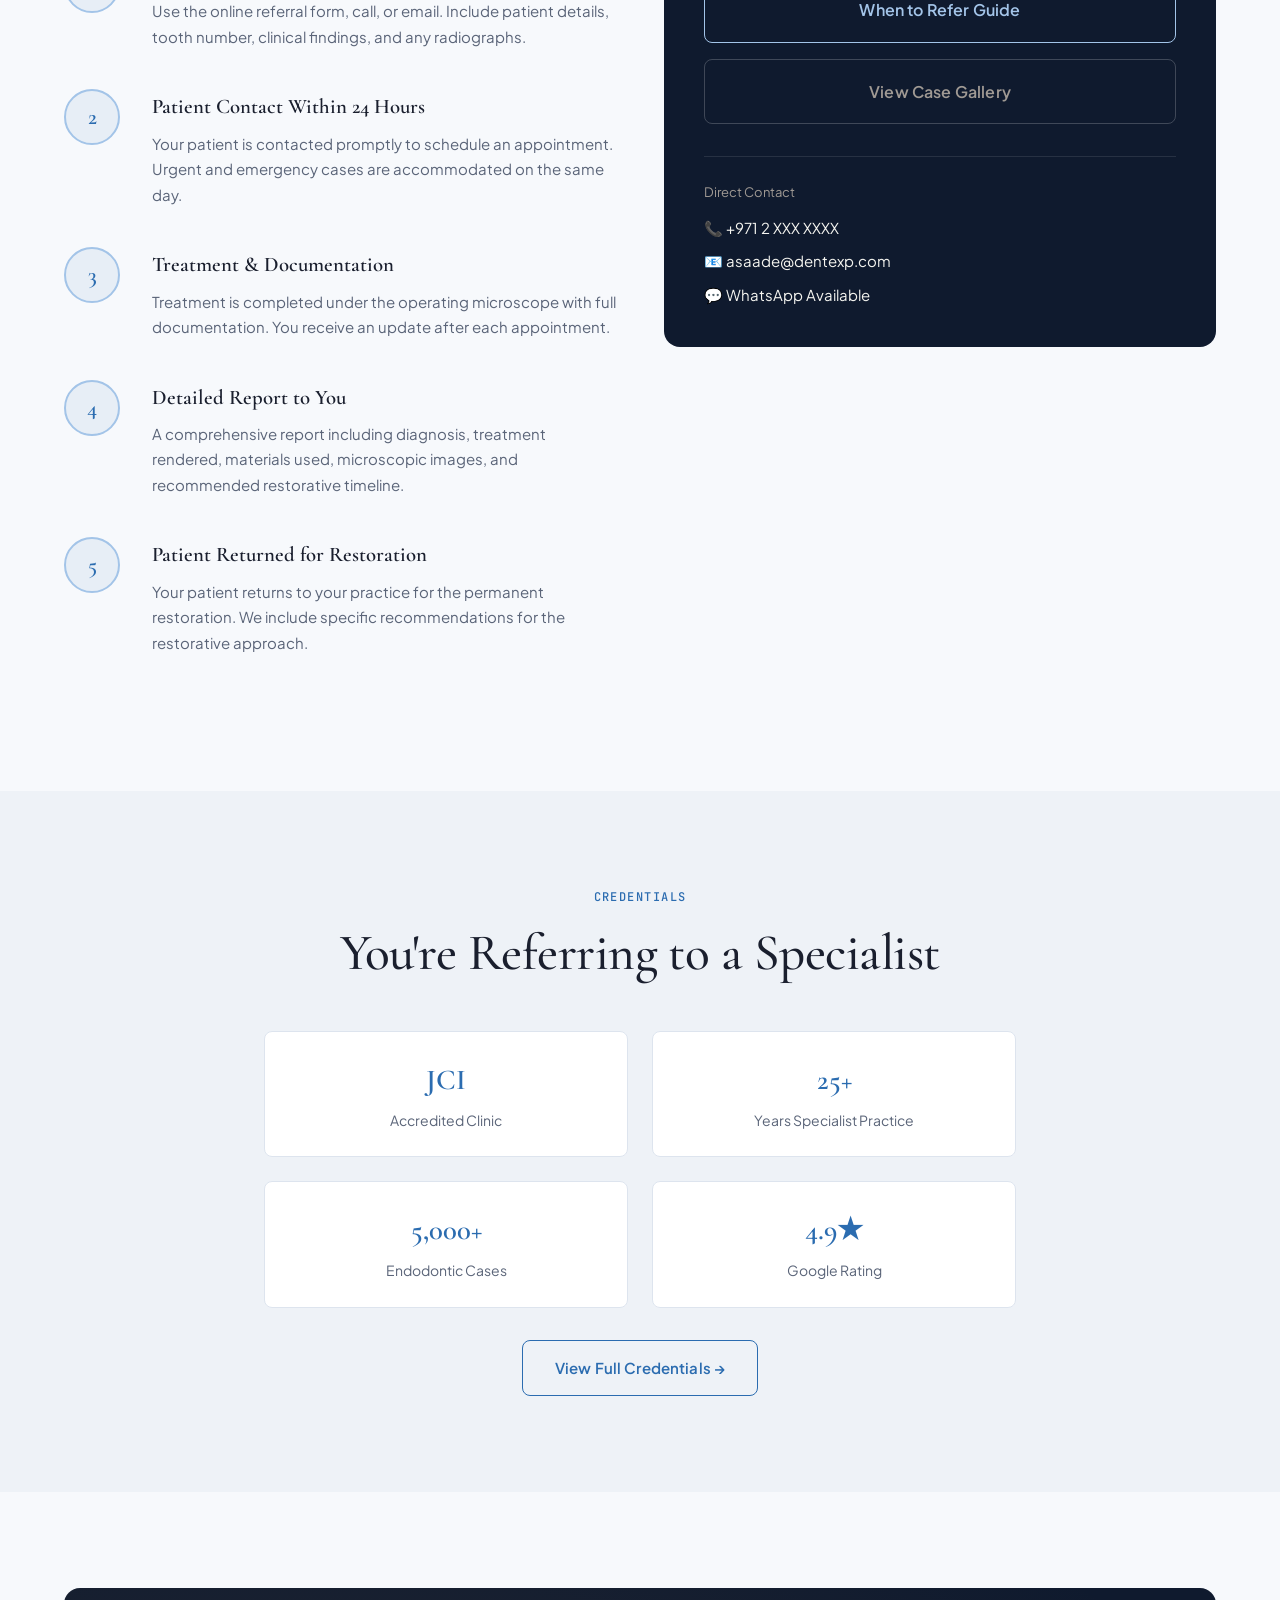
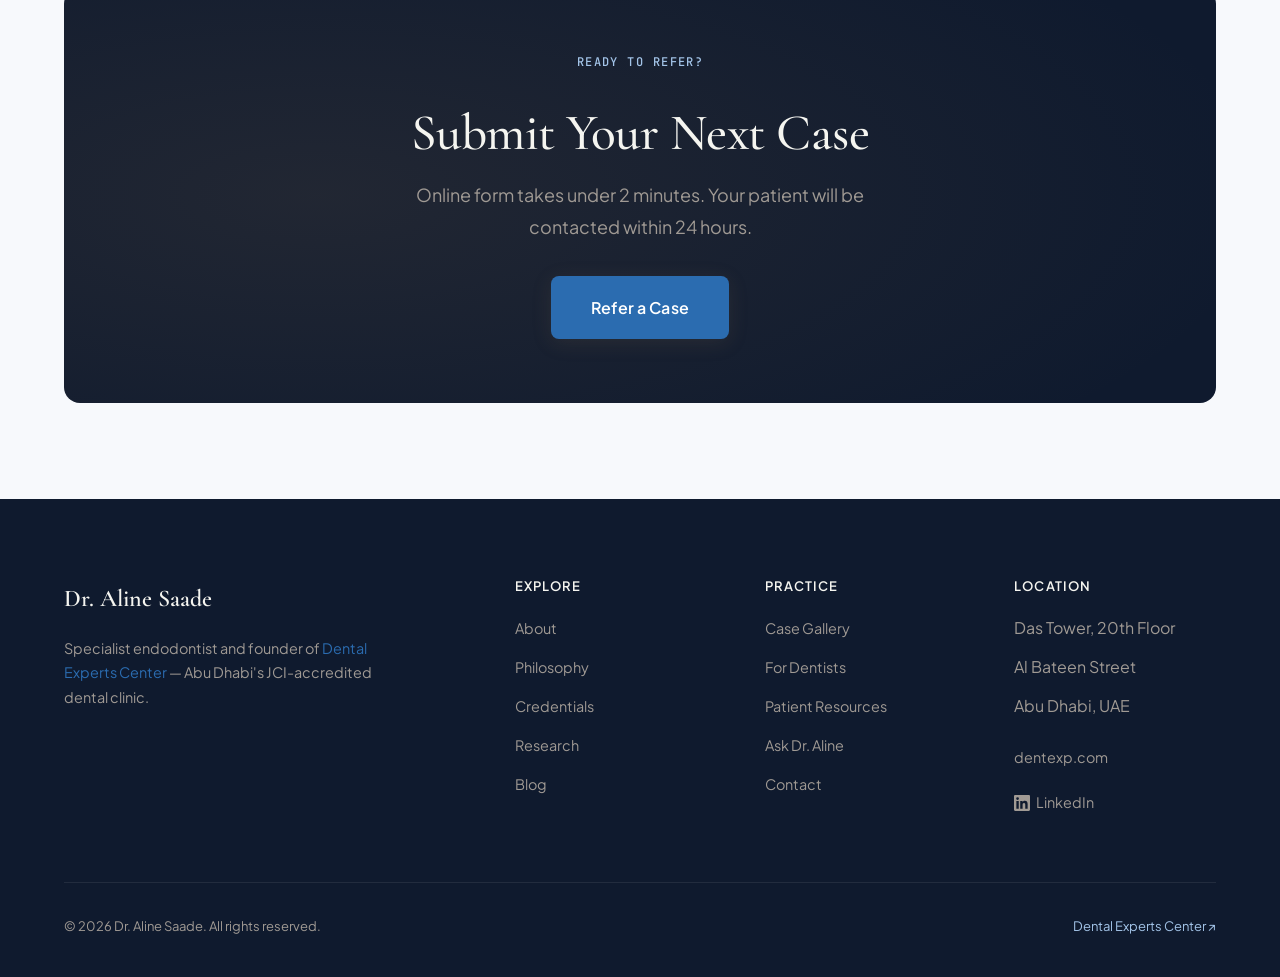
<file: for-dentists/index.html>
<!DOCTYPE html>
<html lang="en">
<head>
  <meta charset="UTF-8">
  <meta name="viewport" content="width=device-width, initial-scale=1.0">
  <title>For Referring Dentists — Endodontic Referral Portal, Abu Dhabi</title>
  <meta name="description" content="Refer endodontic cases to Dr. Aline Saade in Abu Dhabi. Streamlined referral process, same-day updates, and detailed reports for referring dentists.">
  <link rel="canonical" href="https://alinesaade.com/for-dentists/">

  <meta property="og:title" content="For Referring Dentists — Dr. Aline Saade">
  <meta property="og:description" content="Endodontic referral portal. Streamlined process, same-day updates, detailed reports back to you.">
  <meta property="og:url" content="https://alinesaade.com/for-dentists/">
  <meta property="og:type" content="website">
  <meta name="twitter:card" content="summary_large_image">

  <link rel="preconnect" href="https://fonts.googleapis.com">
  <link rel="preconnect" href="https://fonts.gstatic.com" crossorigin>
  <link href="https://fonts.googleapis.com/css2?family=Cormorant+Garamond:ital,wght@0,400;0,500;0,600;0,700;1,400;1,500&family=Plus+Jakarta+Sans:ital,wght@0,300;0,400;0,500;0,600;0,700;1,400&family=JetBrains+Mono:wght@400;500&display=swap" rel="stylesheet">
  <link rel="stylesheet" href="/css/main.css">

  <script type="application/ld+json">
  {
    "@context": "https://schema.org",
    "@graph": [
      {
        "@type": ["Person", "Dentist"],
        "@id": "https://alinesaade.com/#person",
        "name": "Dr. Aline Saade",
        "jobTitle": "Specialist Endodontist",
        "url": "https://alinesaade.com/"
      },
      {
        "@type": "MedicalWebPage",
        "name": "For Referring Dentists — Dr. Aline Saade",
        "url": "https://alinesaade.com/for-dentists/",
        "about": { "@id": "https://alinesaade.com/#person" },
        "audience": { "@type": "MedicalAudience", "audienceType": "Dentist" },
        "isPartOf": { "@id": "https://alinesaade.com/#website" }
      },
      {
        "@type": "BreadcrumbList",
        "itemListElement": [
          { "@type": "ListItem", "position": 1, "name": "Home", "item": "https://alinesaade.com/" },
          { "@type": "ListItem", "position": 2, "name": "For Dentists" }
        ]
      }
    ]
  }
  </script>

  <style>
    .process-steps { counter-reset: step; }
    .process-step {
      display: grid;
      grid-template-columns: 64px 1fr;
      gap: calc(var(--space-unit) * 3);
      margin-bottom: calc(var(--space-unit) * 5);
      counter-increment: step;
      align-items: start;
    }
    .process-step__num {
      width: 56px; height: 56px;
      border-radius: 50%;
      background: var(--color-accent-glow);
      border: 2px solid var(--color-accent-light);
      display: flex; align-items: center; justify-content: center;
      font-family: var(--font-display);
      font-size: 1.4rem; font-weight: 600;
      color: var(--color-accent);
    }
    .process-step__title {
      font-family: var(--font-display);
      font-size: 1.3rem; font-weight: 600;
      margin-bottom: 6px;
    }
    .process-step__text { color: var(--color-text-muted); font-size: 0.9375rem; }

    .value-card {
      background: var(--color-surface);
      border: 1px solid var(--color-border);
      border-radius: var(--radius-lg);
      padding: calc(var(--space-unit) * 5);
      text-align: center;
      transition: all var(--transition);
    }
    .value-card:hover {
      border-color: var(--color-accent-light);
      box-shadow: var(--shadow-md);
    }
    .value-card__icon {
      width: 64px; height: 64px;
      margin: 0 auto calc(var(--space-unit) * 3);
      border-radius: 50%;
      background: var(--color-accent-glow);
      display: flex; align-items: center; justify-content: center;
      color: var(--color-accent);
    }
    .value-card__title {
      font-family: var(--font-display);
      font-size: 1.4rem; font-weight: 600;
      margin-bottom: calc(var(--space-unit) * 1.5);
    }
    .value-card__text { color: var(--color-text-muted); font-size: 0.9375rem; line-height: 1.7; }
  </style>
</head>
<body>

  <header class="nav">
    <div class="nav__inner">
      <a href="/" class="nav__brand">Dr. Aline <span>Saade</span></a>
      <button class="nav__toggle" aria-label="Toggle navigation" aria-expanded="false"><span></span><span></span><span></span></button>
      <ul class="nav__links">
        <li><a href="/about/">About</a></li>
        <li><a href="/research/">Research</a></li>
        <li><a href="/blog/">Blog</a></li>
        <li><a href="/case-gallery/">Cases</a></li>
        <li><a href="/for-dentists/" class="active">For Dentists</a></li>
        <li><a href="/ask-dr-aline/">Ask Dr. Aline</a></li>
        <li><a href="/contact/" class="btn btn--primary nav__cta">Book Consultation</a></li>
      </ul>
    </div>
  </header>

  <main style="padding-top: 80px;">

    <div class="container">
      <nav class="breadcrumbs"><a href="/">Home</a> <span>/</span> For Dentists</nav>
    </div>

    <!-- HERO -->
    <section class="section" style="padding-top: calc(var(--space-unit) * 4);">
      <div class="container container--narrow">
        <div class="text-center reveal">
          <p class="overline mb-3">Referral Network</p>
          <h1 style="font-size: clamp(2.2rem, 5vw, 3.8rem);">For Referring<br>Dentists</h1>
          <div class="divider divider--center"></div>
          <p class="lead" style="max-width: 600px; margin: calc(var(--space-unit) * 3) auto 0;">
            Thank you for considering Dr. Aline Saade for your endodontic referrals. A well-coordinated referral protects your patient relationship while ensuring specialist-level outcomes for complex cases.
          </p>
        </div>
      </div>
    </section>

    <!-- VALUE PROPS -->
    <section class="section section--alt">
      <div class="container">
        <div class="text-center mb-8 reveal">
          <p class="overline mb-2">Why Refer</p>
          <h2>A Partner, Not a Replacement</h2>
        </div>
        <div class="grid-3">
          <div class="value-card reveal">
            <div class="value-card__icon">
              <svg width="28" height="28" viewBox="0 0 24 24" fill="none" stroke="currentColor" stroke-width="1.5"><path d="M2 12s3-7 10-7 10 7 10 7-3 7-10 7S2 12 2 12z"/><circle cx="12" cy="12" r="3"/></svg>
            </div>
            <div class="value-card__title">Specialist Expertise</div>
            <p class="value-card__text">Microscopic endodontics, CBCT diagnostics, and bioceramic materials. Complex cases — calcified canals, retreatments, resorption, apicoectomy — handled with precision.</p>
          </div>
          <div class="value-card reveal reveal-delay-1">
            <div class="value-card__icon">
              <svg width="28" height="28" viewBox="0 0 24 24" fill="none" stroke="currentColor" stroke-width="1.5"><path d="M21 15a2 2 0 01-2 2H7l-4 4V5a2 2 0 012-2h14a2 2 0 012 2z"/></svg>
            </div>
            <div class="value-card__title">Clear Communication</div>
            <p class="value-card__text">Same-day updates after each appointment. Detailed treatment reports with microscopic images, radiographs, and prognosis assessment — sent directly to you.</p>
          </div>
          <div class="value-card reveal reveal-delay-2">
            <div class="value-card__icon">
              <svg width="28" height="28" viewBox="0 0 24 24" fill="none" stroke="currentColor" stroke-width="1.5"><path d="M17 21v-2a4 4 0 00-4-4H5a4 4 0 00-4 4v2"/><circle cx="9" cy="7" r="4"/><path d="M23 21v-2a4 4 0 00-3-3.87"/><path d="M16 3.13a4 4 0 010 7.75"/></svg>
            </div>
            <div class="value-card__title">Patient Returns to You</div>
            <p class="value-card__text">Once endodontic treatment is complete, your patient is returned to your care for restorative follow-up. Your relationship stays intact. Always.</p>
          </div>
        </div>
      </div>
    </section>

    <!-- REFERRAL PROCESS -->
    <section class="section">
      <div class="container">
        <div class="grid-2">
          <div class="reveal">
            <p class="overline mb-2">How It Works</p>
            <h2 class="mb-6">The Referral Process</h2>
            <div class="process-steps">
              <div class="process-step">
                <div class="process-step__num">1</div>
                <div>
                  <div class="process-step__title">Submit a Referral</div>
                  <p class="process-step__text">Use the online referral form, call, or email. Include patient details, tooth number, clinical findings, and any radiographs.</p>
                </div>
              </div>
              <div class="process-step">
                <div class="process-step__num">2</div>
                <div>
                  <div class="process-step__title">Patient Contact Within 24 Hours</div>
                  <p class="process-step__text">Your patient is contacted promptly to schedule an appointment. Urgent and emergency cases are accommodated on the same day.</p>
                </div>
              </div>
              <div class="process-step">
                <div class="process-step__num">3</div>
                <div>
                  <div class="process-step__title">Treatment & Documentation</div>
                  <p class="process-step__text">Treatment is completed under the operating microscope with full documentation. You receive an update after each appointment.</p>
                </div>
              </div>
              <div class="process-step">
                <div class="process-step__num">4</div>
                <div>
                  <div class="process-step__title">Detailed Report to You</div>
                  <p class="process-step__text">A comprehensive report including diagnosis, treatment rendered, materials used, microscopic images, and recommended restorative timeline.</p>
                </div>
              </div>
              <div class="process-step">
                <div class="process-step__num">5</div>
                <div>
                  <div class="process-step__title">Patient Returned for Restoration</div>
                  <p class="process-step__text">Your patient returns to your practice for the permanent restoration. We include specific recommendations for the restorative approach.</p>
                </div>
              </div>
            </div>
          </div>
          <div class="reveal reveal-delay-1" style="align-self: start; position: sticky; top: 120px;">
            <div style="background: var(--color-surface-dark); border-radius: var(--radius-lg); padding: calc(var(--space-unit) * 5); color: #f5f5f0;">
              <p class="overline mb-3" style="color: var(--color-accent-light);">Quick Actions</p>
              <div style="display: flex; flex-direction: column; gap: calc(var(--space-unit) * 2);">
                <a href="/for-dentists/refer-a-case/" class="btn btn--primary btn--lg" style="width: 100%; justify-content: center;">Refer a Case Now</a>
                <a href="/for-dentists/when-to-refer/" class="btn btn--outline btn--lg" style="width: 100%; justify-content: center; border-color: var(--color-accent-light); color: var(--color-accent-light);">When to Refer Guide</a>
                <a href="/case-gallery/" class="btn btn--outline btn--lg" style="width: 100%; justify-content: center; border-color: rgba(255,255,255,0.2); color: #a09a94;">View Case Gallery</a>
              </div>
              <div style="margin-top: calc(var(--space-unit) * 4); padding-top: calc(var(--space-unit) * 3); border-top: 1px solid rgba(255,255,255,0.1);">
                <p style="font-size: 0.8125rem; color: #a09a94; margin-bottom: 12px;">Direct Contact</p>
                <p style="font-size: 0.9375rem; color: #f5f5f0; margin-bottom: 8px;">📞 +971 2 XXX XXXX</p>
                <p style="font-size: 0.9375rem; color: #f5f5f0; margin-bottom: 8px;">📧 asaade@dentexp.com</p>
                <p style="font-size: 0.9375rem; color: #f5f5f0;">💬 WhatsApp Available</p>
              </div>
            </div>
          </div>
        </div>
      </div>
    </section>

    <!-- CREDENTIALS SNAPSHOT -->
    <section class="section section--alt">
      <div class="container container--narrow">
        <div class="text-center mb-6 reveal">
          <p class="overline mb-2">Credentials</p>
          <h2>You're Referring to a Specialist</h2>
        </div>
        <div class="reveal" style="display: grid; grid-template-columns: repeat(2, 1fr); gap: calc(var(--space-unit) * 3);">
          <div style="background: var(--color-surface); border: 1px solid var(--color-border); border-radius: var(--radius); padding: calc(var(--space-unit) * 3); text-align: center;">
            <div style="font-family: var(--font-display); font-size: 1.8rem; font-weight: 600; color: var(--color-accent); margin-bottom: 4px;">JCI</div>
            <p class="text-sm text-muted">Accredited Clinic</p>
          </div>
          <div style="background: var(--color-surface); border: 1px solid var(--color-border); border-radius: var(--radius); padding: calc(var(--space-unit) * 3); text-align: center;">
            <div style="font-family: var(--font-display); font-size: 1.8rem; font-weight: 600; color: var(--color-accent); margin-bottom: 4px;">25+</div>
            <p class="text-sm text-muted">Years Specialist Practice</p>
          </div>
          <div style="background: var(--color-surface); border: 1px solid var(--color-border); border-radius: var(--radius); padding: calc(var(--space-unit) * 3); text-align: center;">
            <div style="font-family: var(--font-display); font-size: 1.8rem; font-weight: 600; color: var(--color-accent); margin-bottom: 4px;">5,000+</div>
            <p class="text-sm text-muted">Endodontic Cases</p>
          </div>
          <div style="background: var(--color-surface); border: 1px solid var(--color-border); border-radius: var(--radius); padding: calc(var(--space-unit) * 3); text-align: center;">
            <div style="font-family: var(--font-display); font-size: 1.8rem; font-weight: 600; color: var(--color-accent); margin-bottom: 4px;">4.9★</div>
            <p class="text-sm text-muted">Google Rating</p>
          </div>
        </div>
        <div class="text-center mt-4">
          <a href="/about/credentials/" class="btn btn--outline">View Full Credentials →</a>
        </div>
      </div>
    </section>

    <!-- CTA -->
    <section class="section">
      <div class="container">
        <div class="cta-banner reveal">
          <p class="overline mb-3" style="color: var(--color-accent-light);">Ready to Refer?</p>
          <h2>Submit Your Next Case</h2>
          <p class="lead" style="max-width: 520px; margin: 0 auto calc(var(--space-unit) * 4);">Online form takes under 2 minutes. Your patient will be contacted within 24 hours.</p>
          <a href="/for-dentists/refer-a-case/" class="btn btn--primary btn--lg">Refer a Case</a>
        </div>
      </div>
    </section>

  </main>

  <footer class="footer">
    <div class="container">
      <div class="footer__grid">
        <div><div class="footer__brand">Dr. Aline Saade</div><p class="footer__desc">Specialist endodontist and founder of <a href="https://dentexp.com" target="_blank" rel="noopener">Dental Experts Center</a> — Abu Dhabi's JCI-accredited dental clinic.</p></div>
        <div><h4>Explore</h4><ul class="footer__links"><li><a href="/about/">About</a></li><li><a href="/about/philosophy/">Philosophy</a></li><li><a href="/about/credentials/">Credentials</a></li><li><a href="/research/">Research</a></li><li><a href="/blog/">Blog</a></li></ul></div>
        <div><h4>Practice</h4><ul class="footer__links"><li><a href="/case-gallery/">Case Gallery</a></li><li><a href="/for-dentists/">For Dentists</a></li><li><a href="/patient-resources/">Patient Resources</a></li><li><a href="/ask-dr-aline/">Ask Dr. Aline</a></li><li><a href="/contact/">Contact</a></li></ul></div>
        <div><h4>Location</h4><ul class="footer__links"><li>Das Tower, 20th Floor</li><li>Al Bateen Street</li><li>Abu Dhabi, UAE</li><li style="margin-top:12px"><a href="https://dentexp.com" target="_blank" rel="noopener">dentexp.com</a></li><li style="margin-top:8px"><a href="https://www.linkedin.com/in/aline-saade-35688967/" target="_blank" rel="noopener" style="display:inline-flex;align-items:center;gap:6px;"><svg width="16" height="16" viewBox="0 0 24 24" fill="currentColor"><path d="M20.447 20.452h-3.554v-5.569c0-1.328-.027-3.037-1.852-3.037-1.853 0-2.136 1.445-2.136 2.939v5.667H9.351V9h3.414v1.561h.046c.477-.9 1.637-1.85 3.37-1.85 3.601 0 4.267 2.37 4.267 5.455v6.286zM5.337 7.433a2.062 2.062 0 01-2.063-2.065 2.064 2.064 0 112.063 2.065zm1.782 13.019H3.555V9h3.564v11.452zM22.225 0H1.771C.792 0 0 .774 0 1.729v20.542C0 23.227.792 24 1.771 24h20.451C23.2 24 24 23.227 24 22.271V1.729C24 .774 23.2 0 22.222 0h.003z"/></svg>LinkedIn</a></li></ul></div>
      </div>
      <div class="footer__bottom"><span>&copy; 2026 Dr. Aline Saade. All rights reserved.</span><a href="https://dentexp.com" target="_blank" rel="noopener">Dental Experts Center ↗</a></div>
    </div>
  </footer>

  <script src="/js/main.js" defer></script>
</body>
</html>
</file>
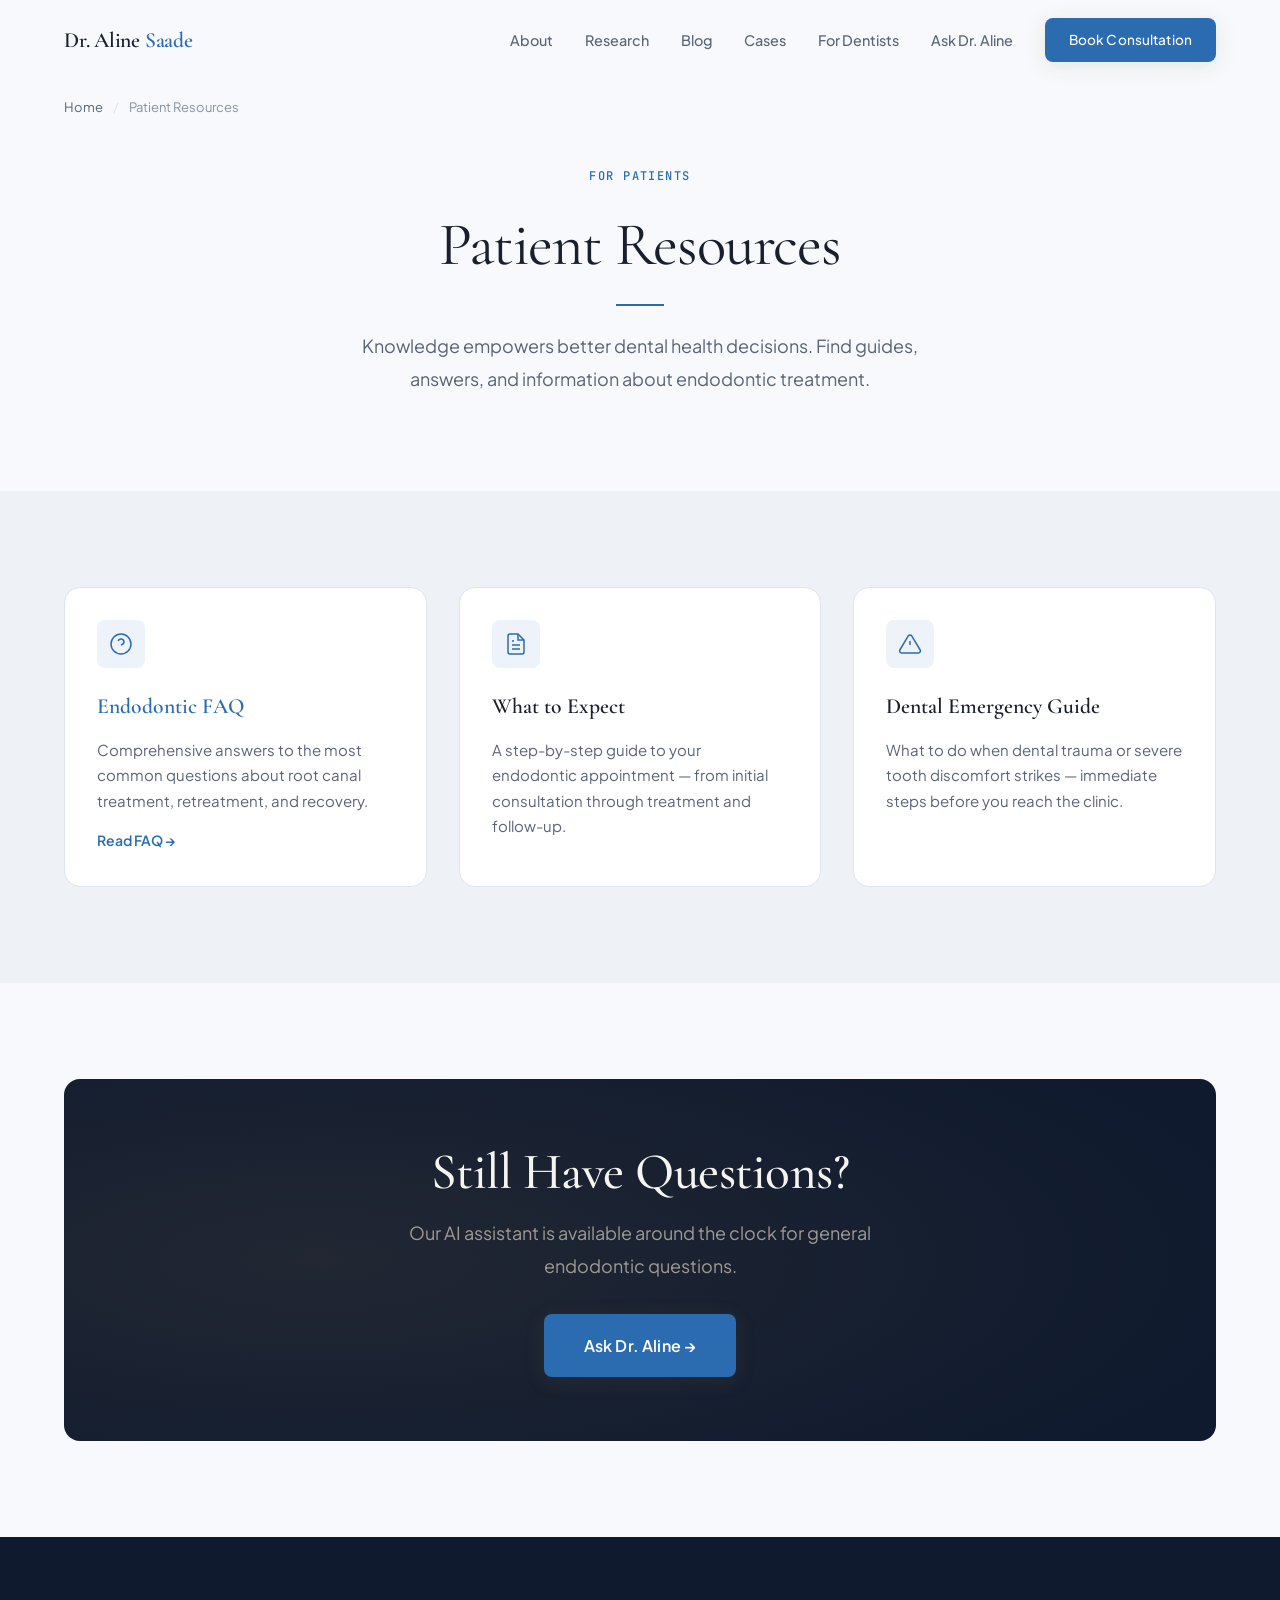
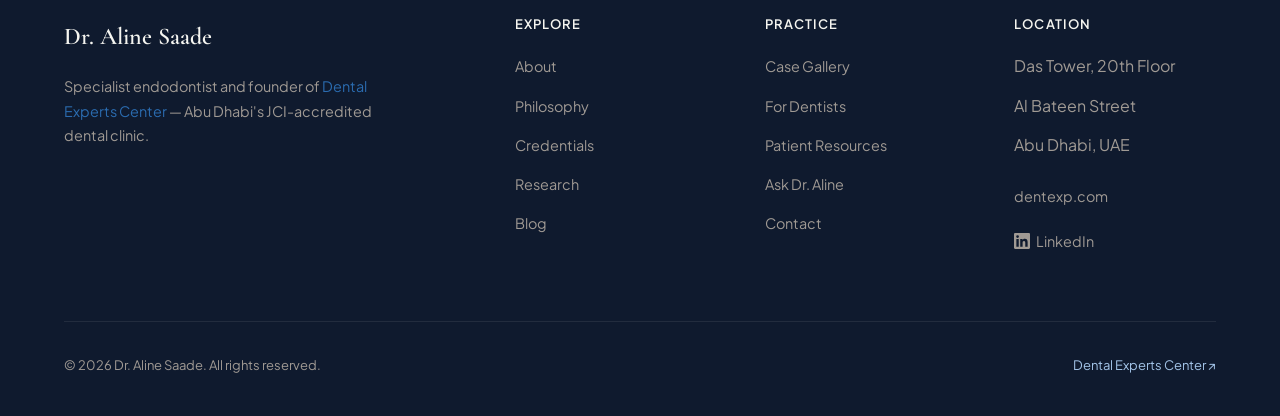
<file: patient-resources/index.html>
<!DOCTYPE html>
<html lang="en">
<head>
  <meta charset="UTF-8">
  <meta name="viewport" content="width=device-width, initial-scale=1.0">
  <title>Patient Resources — Root Canal Information & Guides</title>
  <meta name="description" content="Comprehensive patient guides about root canal treatment, endodontic procedures, dental emergencies, and recovery by Dr. Aline Saade.">
  <link rel="canonical" href="https://alinesaade.com/patient-resources/">
  <meta property="og:title" content="Patient Resources — Root Canal Information & Guides">
  <meta property="og:description" content="Comprehensive patient guides about root canal treatment, endodontic procedures, dental emergencies, and recovery by Dr. Aline Saade.">
  <meta property="og:url" content="https://alinesaade.com/patient-resources/">
  <meta property="og:type" content="website">
  <meta name="twitter:card" content="summary">
  <link rel="preconnect" href="https://fonts.googleapis.com">
  <link rel="preconnect" href="https://fonts.gstatic.com" crossorigin>
  <link href="https://fonts.googleapis.com/css2?family=Cormorant+Garamond:ital,wght@0,400;0,500;0,600;0,700;1,400;1,500&family=Plus+Jakarta+Sans:ital,wght@0,300;0,400;0,500;0,600;0,700;1,400&family=JetBrains+Mono:wght@400;500&display=swap" rel="stylesheet">
  <link rel="stylesheet" href="/css/main.css">
  <script type="application/ld+json">
  {"@context":"https://schema.org","@graph":[{"@type":["Person","Dentist"],"@id":"https://alinesaade.com/#person","name":"Dr. Aline Saade","jobTitle":"Specialist Endodontist","url":"https://alinesaade.com/"},{"@type":"MedicalWebPage","name":"Patient Resources","url":"https://alinesaade.com/patient-resources/"},{"@type":"BreadcrumbList","itemListElement":[{"@type":"ListItem","position":1,"name":"Home","item":"https://alinesaade.com/"},{"@type":"ListItem","position":2,"name":"Patient Resources"}]}]}
  </script>
</head>
<body>
  <header class="nav">
    <div class="nav__inner">
      <a href="/" class="nav__brand">Dr. Aline <span>Saade</span></a>
      <button class="nav__toggle" aria-label="Toggle navigation" aria-expanded="false"><span></span><span></span><span></span></button>
      <ul class="nav__links">
        <li><a href="/about/">About</a></li>
        <li><a href="/research/">Research</a></li>
        <li><a href="/blog/">Blog</a></li>
        <li><a href="/case-gallery/">Cases</a></li>
        <li><a href="/for-dentists/">For Dentists</a></li>
        <li><a href="/ask-dr-aline/">Ask Dr. Aline</a></li>
        <li><a href="/contact/" class="btn btn--primary nav__cta">Book Consultation</a></li>
      </ul>
    </div>
  </header>

  <main style="padding-top:80px;">
    <div class="container"><nav class="breadcrumbs"><a href="/">Home</a> <span>/</span> Patient Resources</nav></div>

    <section class="section" style="padding-top:calc(var(--space-unit)*4);">
      <div class="container container--narrow">
        <div class="text-center reveal">
          <p class="overline mb-3">For Patients</p>
          <h1 style="font-size:clamp(2.2rem,5vw,3.8rem);">Patient Resources</h1>
          <div class="divider divider--center"></div>
          <p class="lead" style="max-width:560px;margin:calc(var(--space-unit)*3) auto 0;">Knowledge empowers better dental health decisions. Find guides, answers, and information about endodontic treatment.</p>
        </div>
      </div>
    </section>

    <section class="section section--alt">
      <div class="container">
        <div class="grid-3">
          <a href="/patient-resources/endodontic-faq/" class="card reveal" style="text-decoration:none;">
            <div class="card__icon"><svg width="24" height="24" viewBox="0 0 24 24" fill="none" stroke="currentColor" stroke-width="1.5"><circle cx="12" cy="12" r="10"/><path d="M9.09 9a3 3 0 015.83 1c0 2-3 3-3 3"/><path d="M12 17h.01"/></svg></div>
            <div class="card__title">Endodontic FAQ</div>
            <p class="card__text">Comprehensive answers to the most common questions about root canal treatment, retreatment, and recovery.</p>
            <span class="card__link">Read FAQ →</span>
          </a>
          <div class="card reveal reveal-delay-1">
            <div class="card__icon"><svg width="24" height="24" viewBox="0 0 24 24" fill="none" stroke="currentColor" stroke-width="1.5"><path d="M14 2H6a2 2 0 00-2 2v16a2 2 0 002 2h12a2 2 0 002-2V8z"/><path d="M14 2v6h6"/><path d="M16 13H8"/><path d="M16 17H8"/><path d="M10 9H8"/></svg></div>
            <div class="card__title">What to Expect</div>
            <p class="card__text">A step-by-step guide to your endodontic appointment — from initial consultation through treatment and follow-up.</p>
          </div>
          <div class="card reveal reveal-delay-2">
            <div class="card__icon"><svg width="24" height="24" viewBox="0 0 24 24" fill="none" stroke="currentColor" stroke-width="1.5"><path d="M10.29 3.86L1.82 18a2 2 0 001.71 3h16.94a2 2 0 001.71-3L13.71 3.86a2 2 0 00-3.42 0z"/><path d="M12 9v4"/><path d="M12 17h.01"/></svg></div>
            <div class="card__title">Dental Emergency Guide</div>
            <p class="card__text">What to do when dental trauma or severe tooth discomfort strikes — immediate steps before you reach the clinic.</p>
          </div>
        </div>
      </div>
    </section>

    <section class="section"><div class="container"><div class="cta-banner reveal"><h2>Still Have Questions?</h2><p class="lead" style="max-width:500px;margin:0 auto calc(var(--space-unit)*4);">Our AI assistant is available around the clock for general endodontic questions.</p><a href="/ask-dr-aline/" class="btn btn--primary btn--lg">Ask Dr. Aline →</a></div></div></section>
  </main>
  <footer class="footer">
    <div class="container">
      <div class="footer__grid">
        <div><div class="footer__brand">Dr. Aline Saade</div><p class="footer__desc">Specialist endodontist and founder of <a href="https://dentexp.com" target="_blank" rel="noopener">Dental Experts Center</a> — Abu Dhabi's JCI-accredited dental clinic.</p></div>
        <div><h4>Explore</h4><ul class="footer__links"><li><a href="/about/">About</a></li><li><a href="/about/philosophy/">Philosophy</a></li><li><a href="/about/credentials/">Credentials</a></li><li><a href="/research/">Research</a></li><li><a href="/blog/">Blog</a></li></ul></div>
        <div><h4>Practice</h4><ul class="footer__links"><li><a href="/case-gallery/">Case Gallery</a></li><li><a href="/for-dentists/">For Dentists</a></li><li><a href="/patient-resources/">Patient Resources</a></li><li><a href="/ask-dr-aline/">Ask Dr. Aline</a></li><li><a href="/contact/">Contact</a></li></ul></div>
        <div><h4>Location</h4><ul class="footer__links"><li>Das Tower, 20th Floor</li><li>Al Bateen Street</li><li>Abu Dhabi, UAE</li><li style="margin-top:12px"><a href="https://dentexp.com" target="_blank" rel="noopener">dentexp.com</a></li><li style="margin-top:8px"><a href="https://www.linkedin.com/in/aline-saade-35688967/" target="_blank" rel="noopener" style="display:inline-flex;align-items:center;gap:6px;"><svg width="16" height="16" viewBox="0 0 24 24" fill="currentColor"><path d="M20.447 20.452h-3.554v-5.569c0-1.328-.027-3.037-1.852-3.037-1.853 0-2.136 1.445-2.136 2.939v5.667H9.351V9h3.414v1.561h.046c.477-.9 1.637-1.85 3.37-1.85 3.601 0 4.267 2.37 4.267 5.455v6.286zM5.337 7.433a2.062 2.062 0 01-2.063-2.065 2.064 2.064 0 112.063 2.065zm1.782 13.019H3.555V9h3.564v11.452zM22.225 0H1.771C.792 0 0 .774 0 1.729v20.542C0 23.227.792 24 1.771 24h20.451C23.2 24 24 23.227 24 22.271V1.729C24 .774 23.2 0 22.222 0h.003z"/></svg>LinkedIn</a></li></ul></div>
      </div>
      <div class="footer__bottom"><span>&copy; 2026 Dr. Aline Saade. All rights reserved.</span><a href="https://dentexp.com" target="_blank" rel="noopener">Dental Experts Center ↗</a></div>
    </div>
  </footer>

  <script src="/js/main.js" defer></script>
</body></html>
</file>
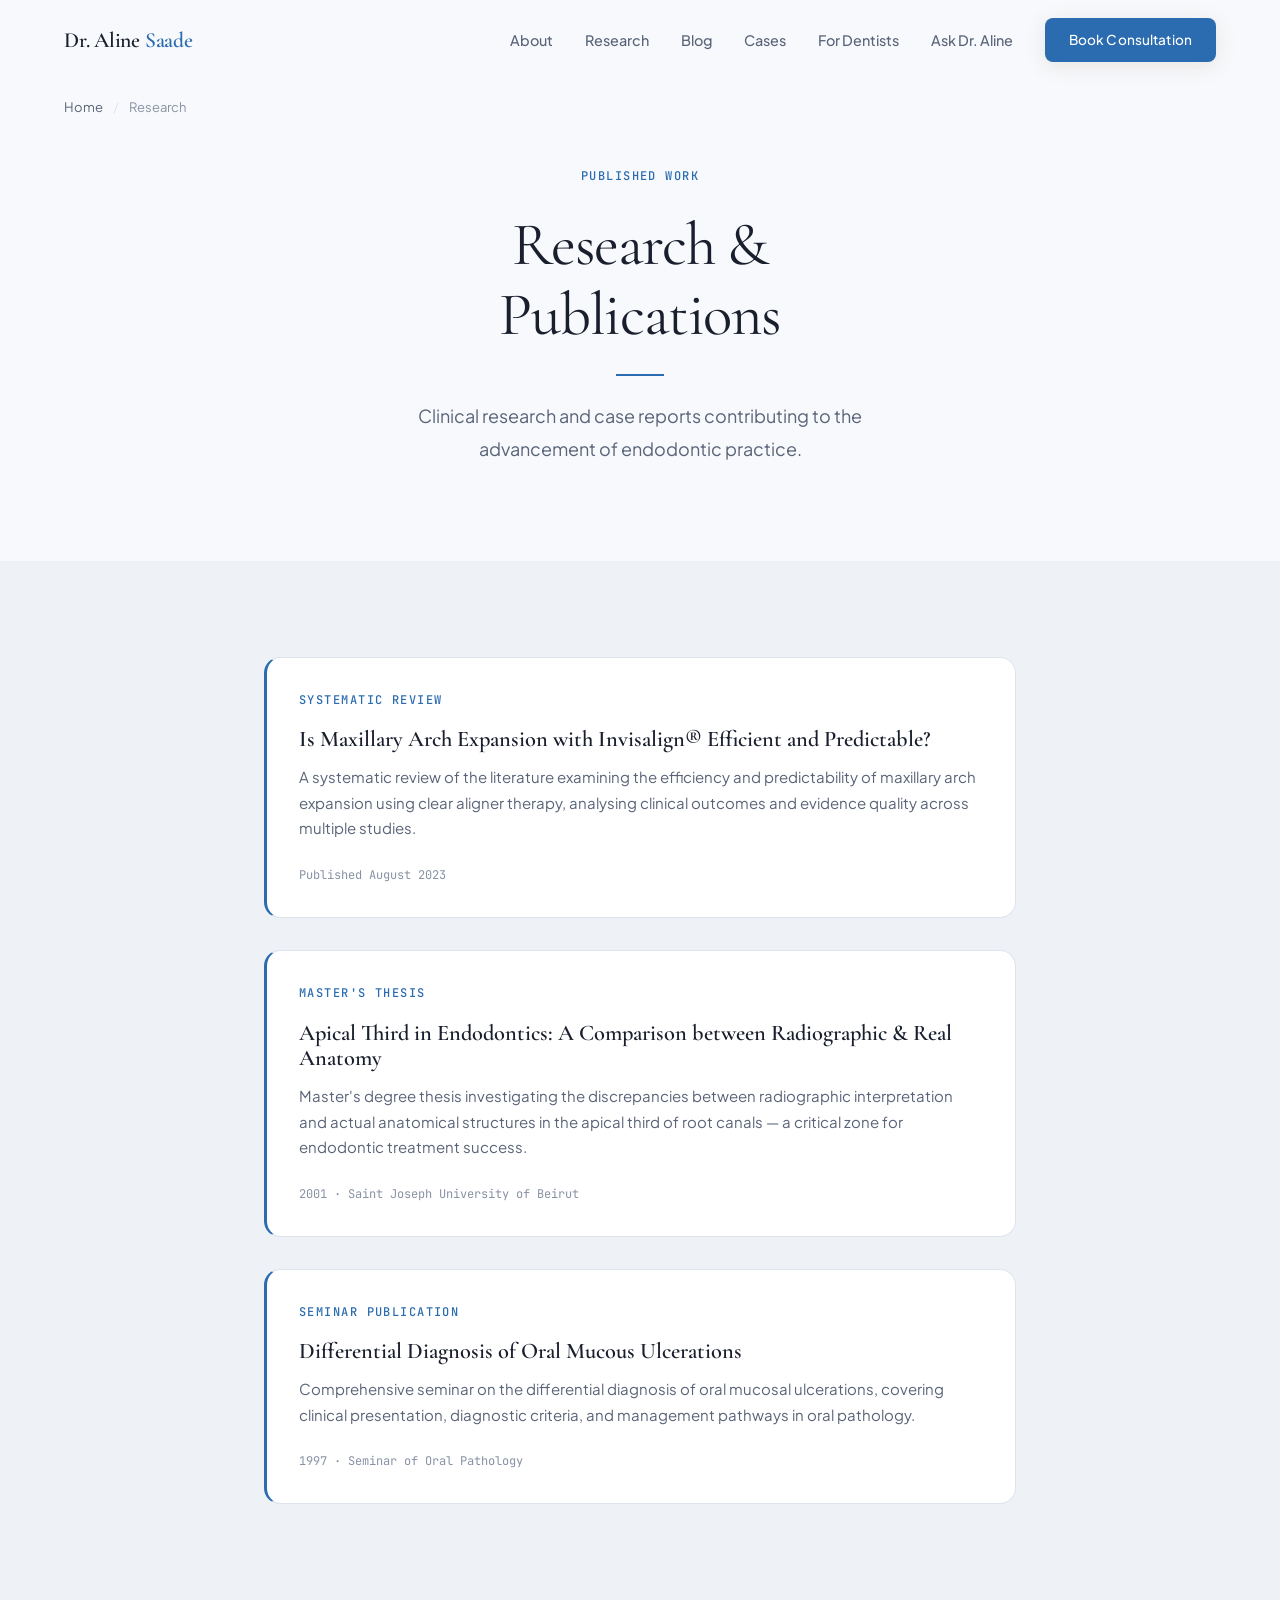
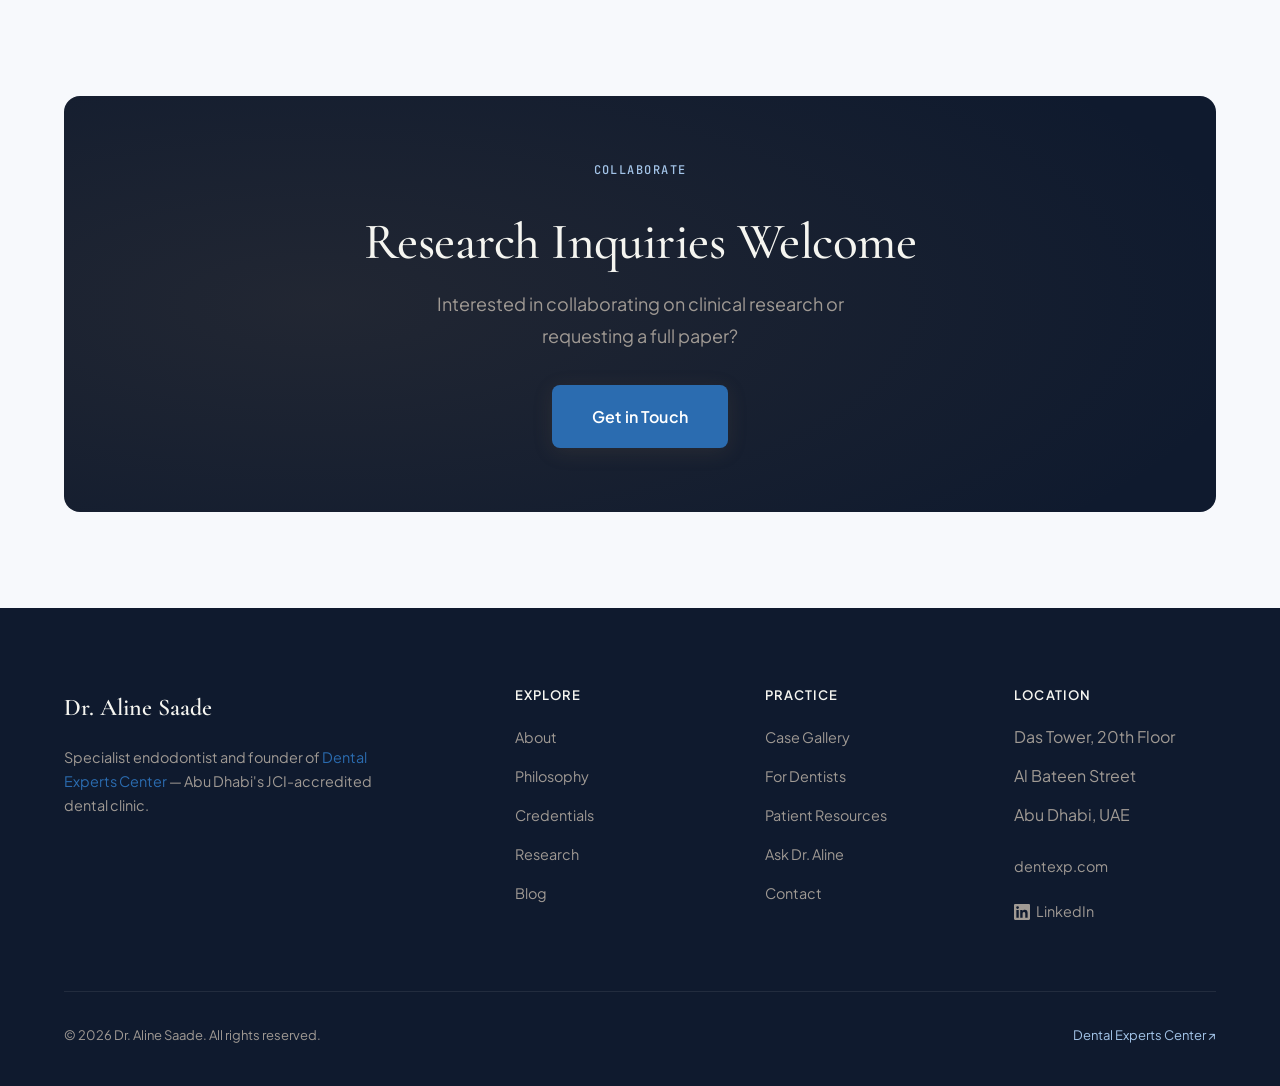
<file: research/index.html>
<!DOCTYPE html>
<html lang="en">
<head>
  <meta charset="UTF-8">
  <meta name="viewport" content="width=device-width, initial-scale=1.0">
  <title>Research & Publications — Dr. Aline Saade</title>
  <meta name="description" content="Published endodontic research and clinical case reports by Dr. Aline Saade, specialist endodontist in Abu Dhabi.">
  <link rel="canonical" href="https://alinesaade.com/research/">
  <meta property="og:title" content="Research & Publications — Dr. Aline Saade">
  <meta property="og:description" content="Published endodontic research and clinical case reports by Dr. Aline Saade, specialist endodontist in Abu Dhabi.">
  <meta property="og:url" content="https://alinesaade.com/research/">
  <meta property="og:type" content="website">
  <meta name="twitter:card" content="summary">
  <link rel="preconnect" href="https://fonts.googleapis.com">
  <link rel="preconnect" href="https://fonts.gstatic.com" crossorigin>
  <link href="https://fonts.googleapis.com/css2?family=Cormorant+Garamond:ital,wght@0,400;0,500;0,600;0,700;1,400;1,500&family=Plus+Jakarta+Sans:ital,wght@0,300;0,400;0,500;0,600;0,700;1,400&family=JetBrains+Mono:wght@400;500&display=swap" rel="stylesheet">
  <link rel="stylesheet" href="/css/main.css">
  <script type="application/ld+json">
  {"@context":"https://schema.org","@graph":[{"@type":["Person","Dentist"],"@id":"https://alinesaade.com/#person","name":"Dr. Aline Saade","jobTitle":"Specialist Endodontist","url":"https://alinesaade.com/"},{"@type":"CollectionPage","name":"Research — Dr. Aline Saade","url":"https://alinesaade.com/research/","author":{"@id":"https://alinesaade.com/#person"}},{"@type":"BreadcrumbList","itemListElement":[{"@type":"ListItem","position":1,"name":"Home","item":"https://alinesaade.com/"},{"@type":"ListItem","position":2,"name":"Research"}]}]}
  </script>
</head>
<body>
  <header class="nav">
    <div class="nav__inner">
      <a href="/" class="nav__brand">Dr. Aline <span>Saade</span></a>
      <button class="nav__toggle" aria-label="Toggle navigation" aria-expanded="false"><span></span><span></span><span></span></button>
      <ul class="nav__links">
        <li><a href="/about/">About</a></li>
        <li><a href="/research/">Research</a></li>
        <li><a href="/blog/">Blog</a></li>
        <li><a href="/case-gallery/">Cases</a></li>
        <li><a href="/for-dentists/">For Dentists</a></li>
        <li><a href="/ask-dr-aline/">Ask Dr. Aline</a></li>
        <li><a href="/contact/" class="btn btn--primary nav__cta">Book Consultation</a></li>
      </ul>
    </div>
  </header>

  <main style="padding-top:80px;">
    <div class="container"><nav class="breadcrumbs"><a href="/">Home</a> <span>/</span> Research</nav></div>

    <section class="section" style="padding-top:calc(var(--space-unit)*4);">
      <div class="container container--narrow">
        <div class="text-center reveal">
          <p class="overline mb-3">Published Work</p>
          <h1 style="font-size:clamp(2.2rem,5vw,3.8rem);">Research &<br>Publications</h1>
          <div class="divider divider--center"></div>
          <p class="lead" style="max-width:560px;margin:calc(var(--space-unit)*3) auto 0;">Clinical research and case reports contributing to the advancement of endodontic practice.</p>
        </div>
      </div>
    </section>

    <section class="section section--alt">
      <div class="container container--narrow">
        <div style="display:flex;flex-direction:column;gap:calc(var(--space-unit)*4);">
          <div class="card reveal" style="border-left:3px solid var(--color-accent);">
            <p class="overline mb-2">Systematic Review</p>
            <h3 class="card__title" style="font-size:1.4rem;">Is Maxillary Arch Expansion with Invisalign® Efficient and Predictable?</h3>
            <p class="card__text mb-3">A systematic review of the literature examining the efficiency and predictability of maxillary arch expansion using clear aligner therapy, analysing clinical outcomes and evidence quality across multiple studies.</p>
            <p style="font-family:var(--font-mono);font-size:0.75rem;color:var(--color-text-light);">Published August 2023</p>
          </div>
          <div class="card reveal" style="border-left:3px solid var(--color-accent);">
            <p class="overline mb-2">Master's Thesis</p>
            <h3 class="card__title" style="font-size:1.4rem;">Apical Third in Endodontics: A Comparison between Radiographic & Real Anatomy</h3>
            <p class="card__text mb-3">Master's degree thesis investigating the discrepancies between radiographic interpretation and actual anatomical structures in the apical third of root canals — a critical zone for endodontic treatment success.</p>
            <p style="font-family:var(--font-mono);font-size:0.75rem;color:var(--color-text-light);">2001 · Saint Joseph University of Beirut</p>
          </div>
          <div class="card reveal" style="border-left:3px solid var(--color-accent);">
            <p class="overline mb-2">Seminar Publication</p>
            <h3 class="card__title" style="font-size:1.4rem;">Differential Diagnosis of Oral Mucous Ulcerations</h3>
            <p class="card__text mb-3">Comprehensive seminar on the differential diagnosis of oral mucosal ulcerations, covering clinical presentation, diagnostic criteria, and management pathways in oral pathology.</p>
            <p style="font-family:var(--font-mono);font-size:0.75rem;color:var(--color-text-light);">1997 · Seminar of Oral Pathology</p>
          </div>
        </div>
      </div>
    </section>

    <section class="section"><div class="container"><div class="cta-banner reveal"><p class="overline mb-3" style="color:var(--color-accent-light);">Collaborate</p><h2>Research Inquiries Welcome</h2><p class="lead" style="max-width:500px;margin:0 auto calc(var(--space-unit)*4);">Interested in collaborating on clinical research or requesting a full paper?</p><a href="/contact/" class="btn btn--primary btn--lg">Get in Touch</a></div></div></section>
  </main>
  <footer class="footer">
    <div class="container">
      <div class="footer__grid">
        <div><div class="footer__brand">Dr. Aline Saade</div><p class="footer__desc">Specialist endodontist and founder of <a href="https://dentexp.com" target="_blank" rel="noopener">Dental Experts Center</a> — Abu Dhabi's JCI-accredited dental clinic.</p></div>
        <div><h4>Explore</h4><ul class="footer__links"><li><a href="/about/">About</a></li><li><a href="/about/philosophy/">Philosophy</a></li><li><a href="/about/credentials/">Credentials</a></li><li><a href="/research/">Research</a></li><li><a href="/blog/">Blog</a></li></ul></div>
        <div><h4>Practice</h4><ul class="footer__links"><li><a href="/case-gallery/">Case Gallery</a></li><li><a href="/for-dentists/">For Dentists</a></li><li><a href="/patient-resources/">Patient Resources</a></li><li><a href="/ask-dr-aline/">Ask Dr. Aline</a></li><li><a href="/contact/">Contact</a></li></ul></div>
        <div><h4>Location</h4><ul class="footer__links"><li>Das Tower, 20th Floor</li><li>Al Bateen Street</li><li>Abu Dhabi, UAE</li><li style="margin-top:12px"><a href="https://dentexp.com" target="_blank" rel="noopener">dentexp.com</a></li><li style="margin-top:8px"><a href="https://www.linkedin.com/in/aline-saade-35688967/" target="_blank" rel="noopener" style="display:inline-flex;align-items:center;gap:6px;"><svg width="16" height="16" viewBox="0 0 24 24" fill="currentColor"><path d="M20.447 20.452h-3.554v-5.569c0-1.328-.027-3.037-1.852-3.037-1.853 0-2.136 1.445-2.136 2.939v5.667H9.351V9h3.414v1.561h.046c.477-.9 1.637-1.85 3.37-1.85 3.601 0 4.267 2.37 4.267 5.455v6.286zM5.337 7.433a2.062 2.062 0 01-2.063-2.065 2.064 2.064 0 112.063 2.065zm1.782 13.019H3.555V9h3.564v11.452zM22.225 0H1.771C.792 0 0 .774 0 1.729v20.542C0 23.227.792 24 1.771 24h20.451C23.2 24 24 23.227 24 22.271V1.729C24 .774 23.2 0 22.222 0h.003z"/></svg>LinkedIn</a></li></ul></div>
      </div>
      <div class="footer__bottom"><span>&copy; 2026 Dr. Aline Saade. All rights reserved.</span><a href="https://dentexp.com" target="_blank" rel="noopener">Dental Experts Center ↗</a></div>
    </div>
  </footer>

  <script src="/js/main.js" defer></script>
</body></html>
</file>
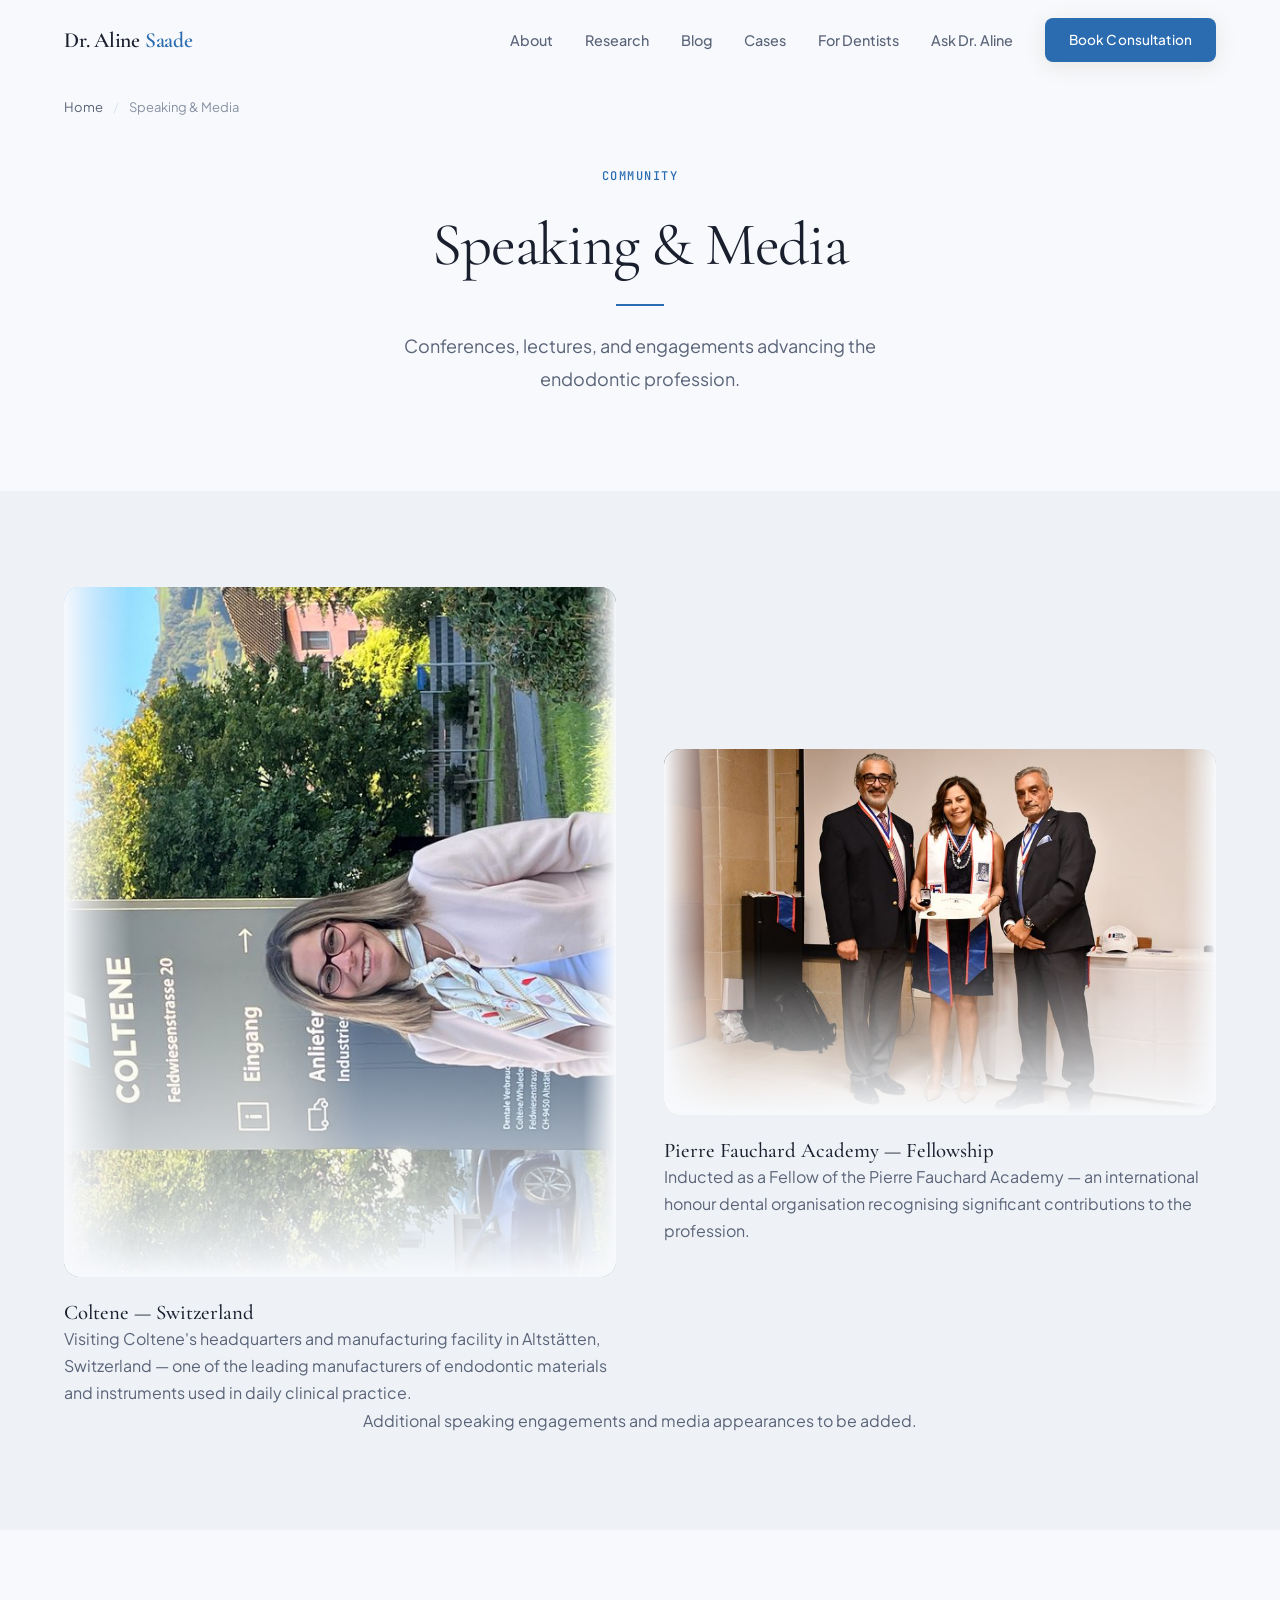
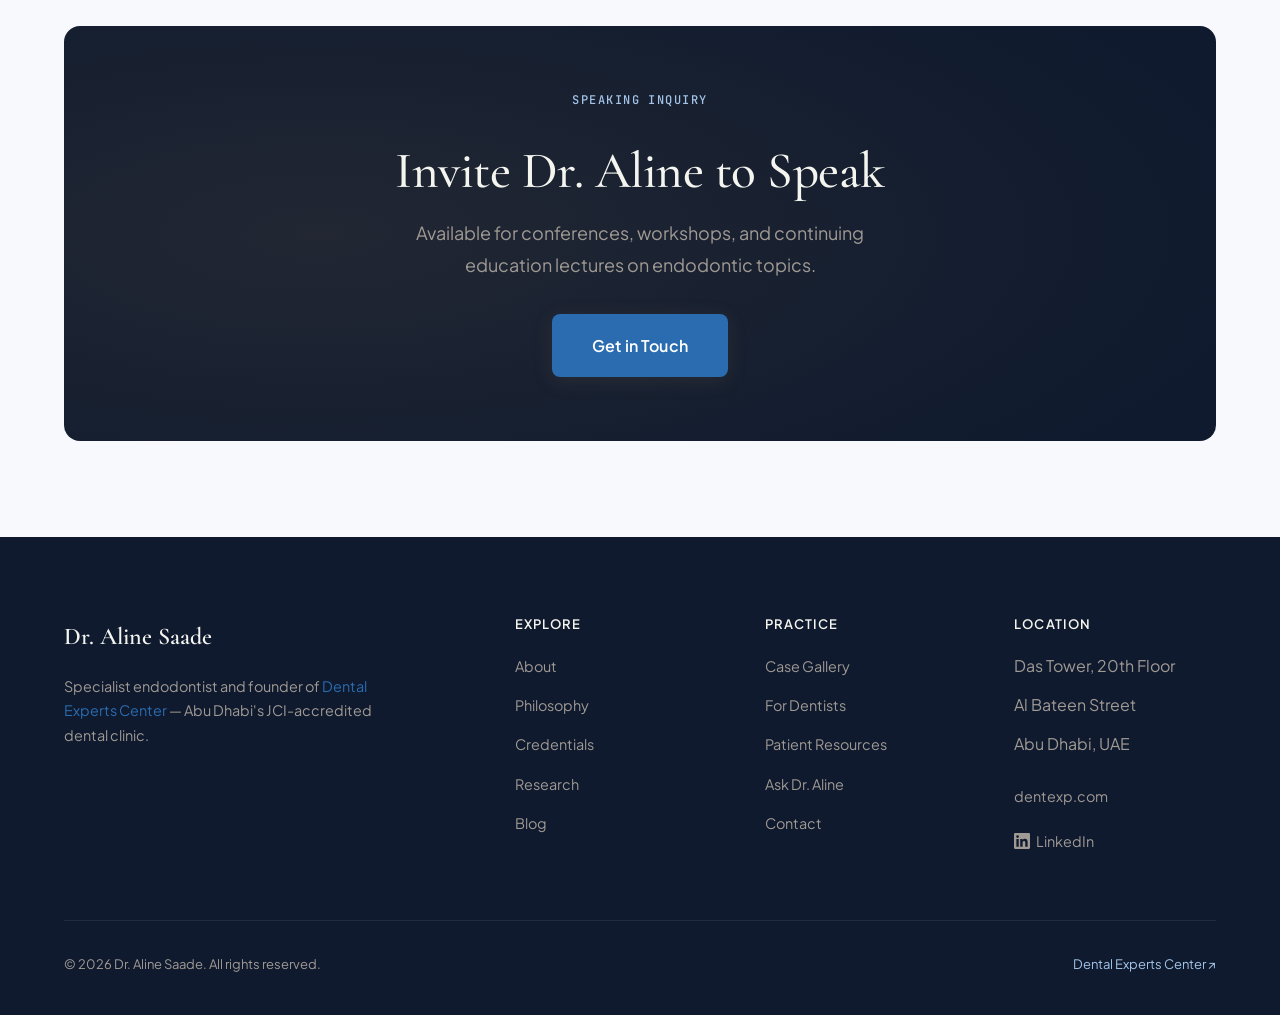
<file: speaking/index.html>
<!DOCTYPE html>
<html lang="en">
<head>
  <meta charset="UTF-8">
  <meta name="viewport" content="width=device-width, initial-scale=1.0">
  <title>Speaking & Media — Dr. Aline Saade</title>
  <meta name="description" content="Conference presentations, lectures, and media appearances by Dr. Aline Saade, specialist endodontist.">
  <link rel="canonical" href="https://alinesaade.com/speaking/">
  <meta property="og:title" content="Speaking & Media — Dr. Aline Saade">
  <meta property="og:description" content="Conference presentations, lectures, and media appearances by Dr. Aline Saade, specialist endodontist.">
  <meta property="og:url" content="https://alinesaade.com/speaking/">
  <meta property="og:type" content="website">
  <meta name="twitter:card" content="summary">
  <link rel="preconnect" href="https://fonts.googleapis.com">
  <link rel="preconnect" href="https://fonts.gstatic.com" crossorigin>
  <link href="https://fonts.googleapis.com/css2?family=Cormorant+Garamond:ital,wght@0,400;0,500;0,600;0,700;1,400;1,500&family=Plus+Jakarta+Sans:ital,wght@0,300;0,400;0,500;0,600;0,700;1,400&family=JetBrains+Mono:wght@400;500&display=swap" rel="stylesheet">
  <link rel="stylesheet" href="/css/main.css">
  <script type="application/ld+json">
  {"@context":"https://schema.org","@graph":[{"@type":["Person","Dentist"],"@id":"https://alinesaade.com/#person","name":"Dr. Aline Saade","jobTitle":"Specialist Endodontist","url":"https://alinesaade.com/"},{"@type":"CollectionPage","name":"Speaking & Media","url":"https://alinesaade.com/speaking/"},{"@type":"BreadcrumbList","itemListElement":[{"@type":"ListItem","position":1,"name":"Home","item":"https://alinesaade.com/"},{"@type":"ListItem","position":2,"name":"Speaking"}]}]}
  </script>
</head>
<body>
  <header class="nav">
    <div class="nav__inner">
      <a href="/" class="nav__brand">Dr. Aline <span>Saade</span></a>
      <button class="nav__toggle" aria-label="Toggle navigation" aria-expanded="false"><span></span><span></span><span></span></button>
      <ul class="nav__links">
        <li><a href="/about/">About</a></li>
        <li><a href="/research/">Research</a></li>
        <li><a href="/blog/">Blog</a></li>
        <li><a href="/case-gallery/">Cases</a></li>
        <li><a href="/for-dentists/">For Dentists</a></li>
        <li><a href="/ask-dr-aline/">Ask Dr. Aline</a></li>
        <li><a href="/contact/" class="btn btn--primary nav__cta">Book Consultation</a></li>
      </ul>
    </div>
  </header>

  <main style="padding-top:80px;">
    <div class="container"><nav class="breadcrumbs"><a href="/">Home</a> <span>/</span> Speaking & Media</nav></div>

    <section class="section" style="padding-top:calc(var(--space-unit)*4);">
      <div class="container container--narrow">
        <div class="text-center reveal">
          <p class="overline mb-3">Community</p>
          <h1 style="font-size:clamp(2.2rem,5vw,3.8rem);">Speaking & Media</h1>
          <div class="divider divider--center"></div>
          <p class="lead" style="max-width:560px;margin:calc(var(--space-unit)*3) auto 0;">Conferences, lectures, and engagements advancing the endodontic profession.</p>
        </div>
      </div>
    </section>

    <section class="section section--alt">
      <div class="container">
        <div class="grid-2" style="gap:calc(var(--space-unit)*6);">
          <div class="reveal">
            <div class="hero-photo-wrapper" style="border-radius:var(--radius-lg);overflow:hidden;margin-bottom:calc(var(--space-unit)*3);">
              <img src="/images/coltene-visit.jpg" alt="Dr. Aline Saade visiting Coltene headquarters in Switzerland" width="600" height="750" loading="lazy">
            </div>
            <h3 style="font-family:var(--font-display);font-size:1.3rem;">Coltene — Switzerland</h3>
            <p class="text-muted">Visiting Coltene's headquarters and manufacturing facility in Altstätten, Switzerland — one of the leading manufacturers of endodontic materials and instruments used in daily clinical practice.</p>
          </div>
          <div class="reveal reveal-delay-1">
            <div class="hero-photo-wrapper" style="border-radius:var(--radius-lg);overflow:hidden;margin-bottom:calc(var(--space-unit)*3);">
              <img src="/images/award-ceremony.jpg" alt="Dr. Aline Saade at Pierre Fauchard Academy ceremony" width="800" height="530" loading="lazy">
            </div>
            <h3 style="font-family:var(--font-display);font-size:1.3rem;">Pierre Fauchard Academy — Fellowship</h3>
            <p class="text-muted">Inducted as a Fellow of the Pierre Fauchard Academy — an international honour dental organisation recognising significant contributions to the profession.</p>
          </div>
        </div>
        <p class="text-center text-muted mt-8 reveal">Additional speaking engagements and media appearances to be added.</p>
      </div>
    </section>

    <section class="section"><div class="container"><div class="cta-banner reveal"><p class="overline mb-3" style="color:var(--color-accent-light);">Speaking Inquiry</p><h2>Invite Dr. Aline to Speak</h2><p class="lead" style="max-width:500px;margin:0 auto calc(var(--space-unit)*4);">Available for conferences, workshops, and continuing education lectures on endodontic topics.</p><a href="/contact/" class="btn btn--primary btn--lg">Get in Touch</a></div></div></section>
  </main>
  <footer class="footer">
    <div class="container">
      <div class="footer__grid">
        <div><div class="footer__brand">Dr. Aline Saade</div><p class="footer__desc">Specialist endodontist and founder of <a href="https://dentexp.com" target="_blank" rel="noopener">Dental Experts Center</a> — Abu Dhabi's JCI-accredited dental clinic.</p></div>
        <div><h4>Explore</h4><ul class="footer__links"><li><a href="/about/">About</a></li><li><a href="/about/philosophy/">Philosophy</a></li><li><a href="/about/credentials/">Credentials</a></li><li><a href="/research/">Research</a></li><li><a href="/blog/">Blog</a></li></ul></div>
        <div><h4>Practice</h4><ul class="footer__links"><li><a href="/case-gallery/">Case Gallery</a></li><li><a href="/for-dentists/">For Dentists</a></li><li><a href="/patient-resources/">Patient Resources</a></li><li><a href="/ask-dr-aline/">Ask Dr. Aline</a></li><li><a href="/contact/">Contact</a></li></ul></div>
        <div><h4>Location</h4><ul class="footer__links"><li>Das Tower, 20th Floor</li><li>Al Bateen Street</li><li>Abu Dhabi, UAE</li><li style="margin-top:12px"><a href="https://dentexp.com" target="_blank" rel="noopener">dentexp.com</a></li><li style="margin-top:8px"><a href="https://www.linkedin.com/in/aline-saade-35688967/" target="_blank" rel="noopener" style="display:inline-flex;align-items:center;gap:6px;"><svg width="16" height="16" viewBox="0 0 24 24" fill="currentColor"><path d="M20.447 20.452h-3.554v-5.569c0-1.328-.027-3.037-1.852-3.037-1.853 0-2.136 1.445-2.136 2.939v5.667H9.351V9h3.414v1.561h.046c.477-.9 1.637-1.85 3.37-1.85 3.601 0 4.267 2.37 4.267 5.455v6.286zM5.337 7.433a2.062 2.062 0 01-2.063-2.065 2.064 2.064 0 112.063 2.065zm1.782 13.019H3.555V9h3.564v11.452zM22.225 0H1.771C.792 0 0 .774 0 1.729v20.542C0 23.227.792 24 1.771 24h20.451C23.2 24 24 23.227 24 22.271V1.729C24 .774 23.2 0 22.222 0h.003z"/></svg>LinkedIn</a></li></ul></div>
      </div>
      <div class="footer__bottom"><span>&copy; 2026 Dr. Aline Saade. All rights reserved.</span><a href="https://dentexp.com" target="_blank" rel="noopener">Dental Experts Center ↗</a></div>
    </div>
  </footer>

  <script src="/js/main.js" defer></script>
</body></html>
</file>
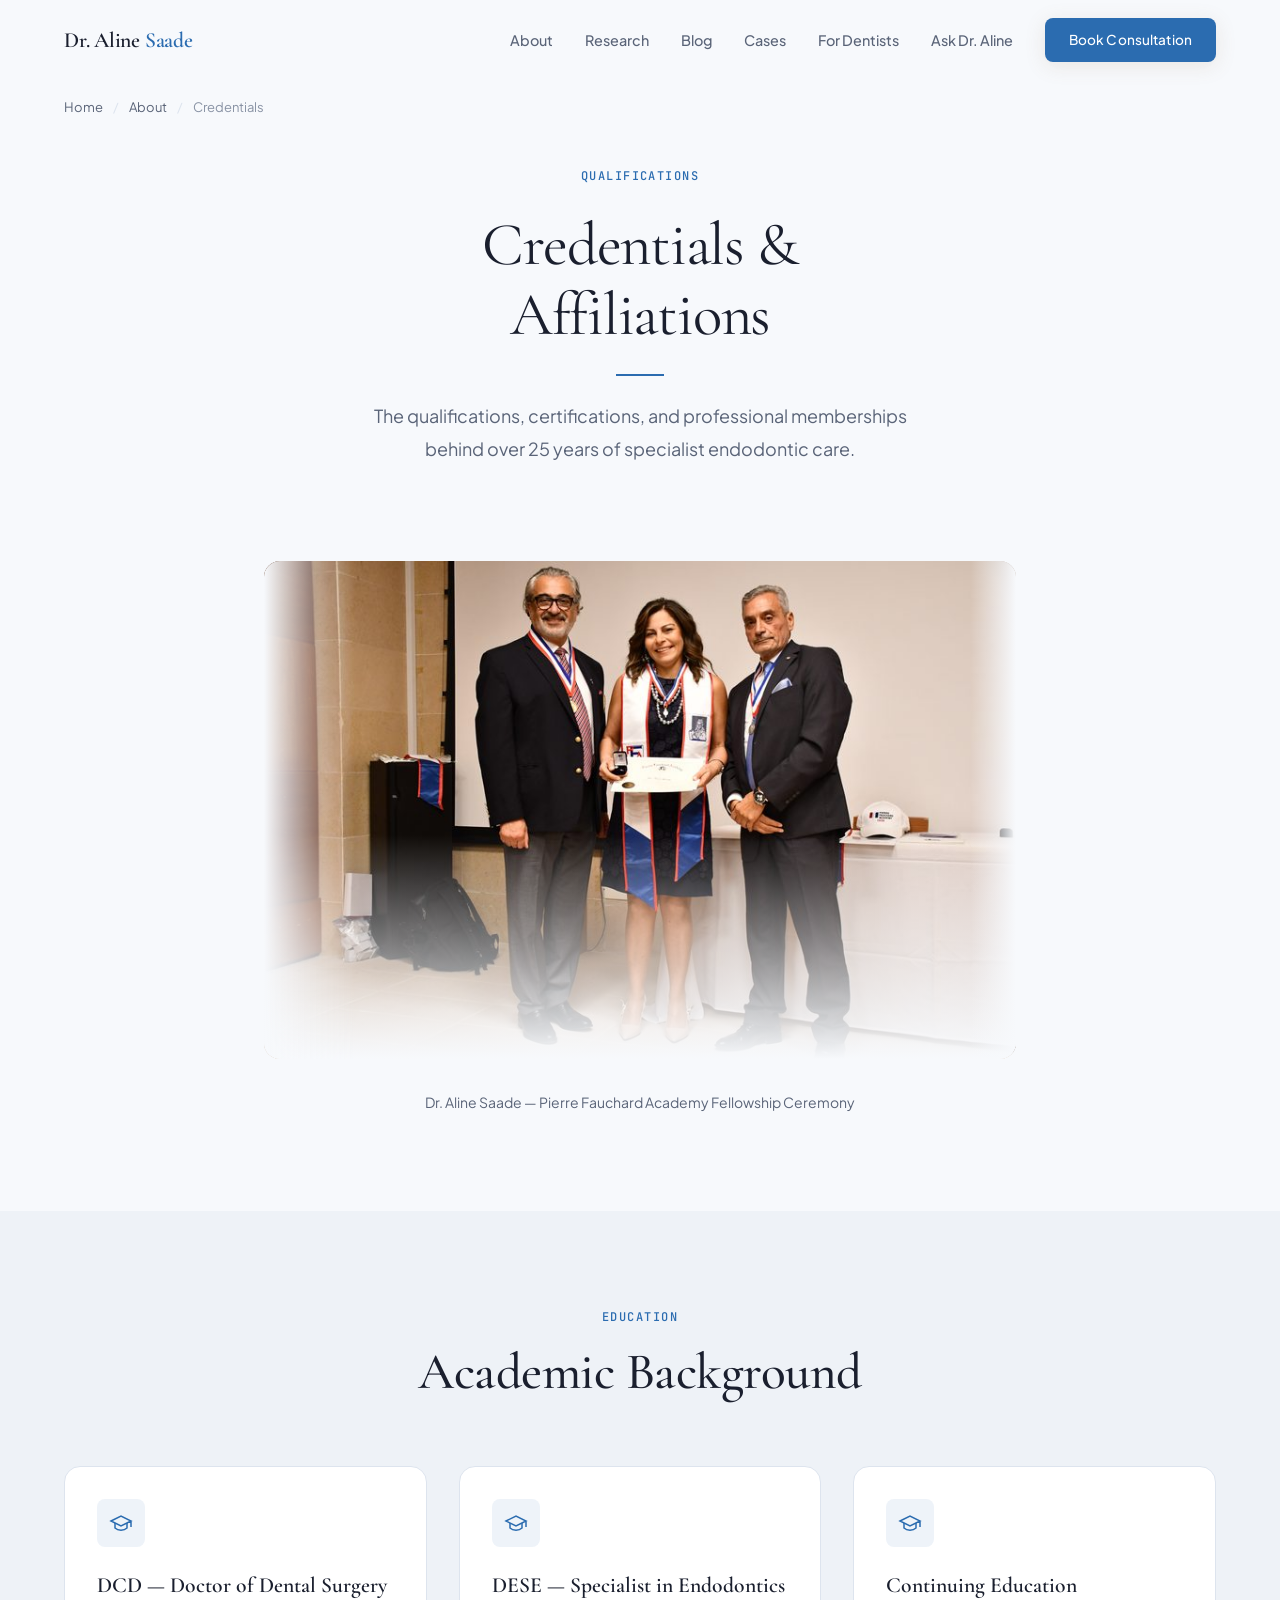
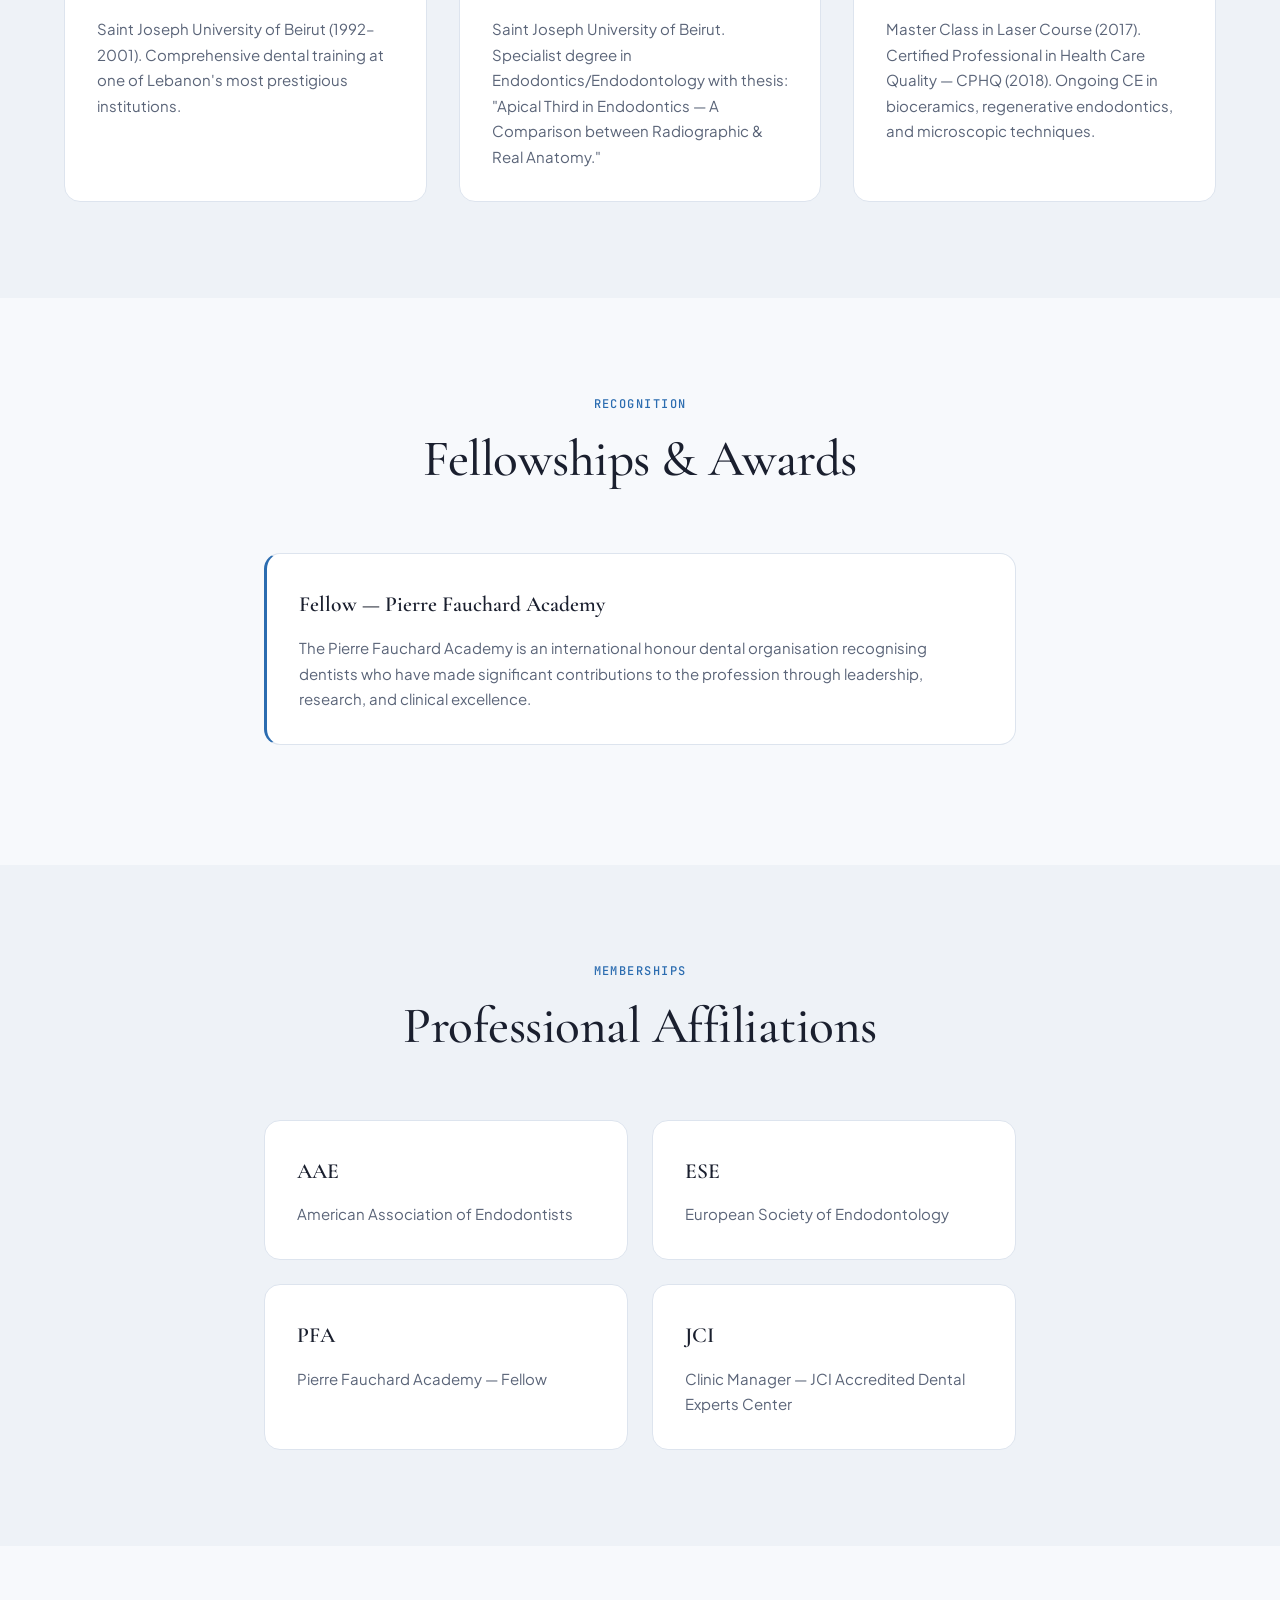
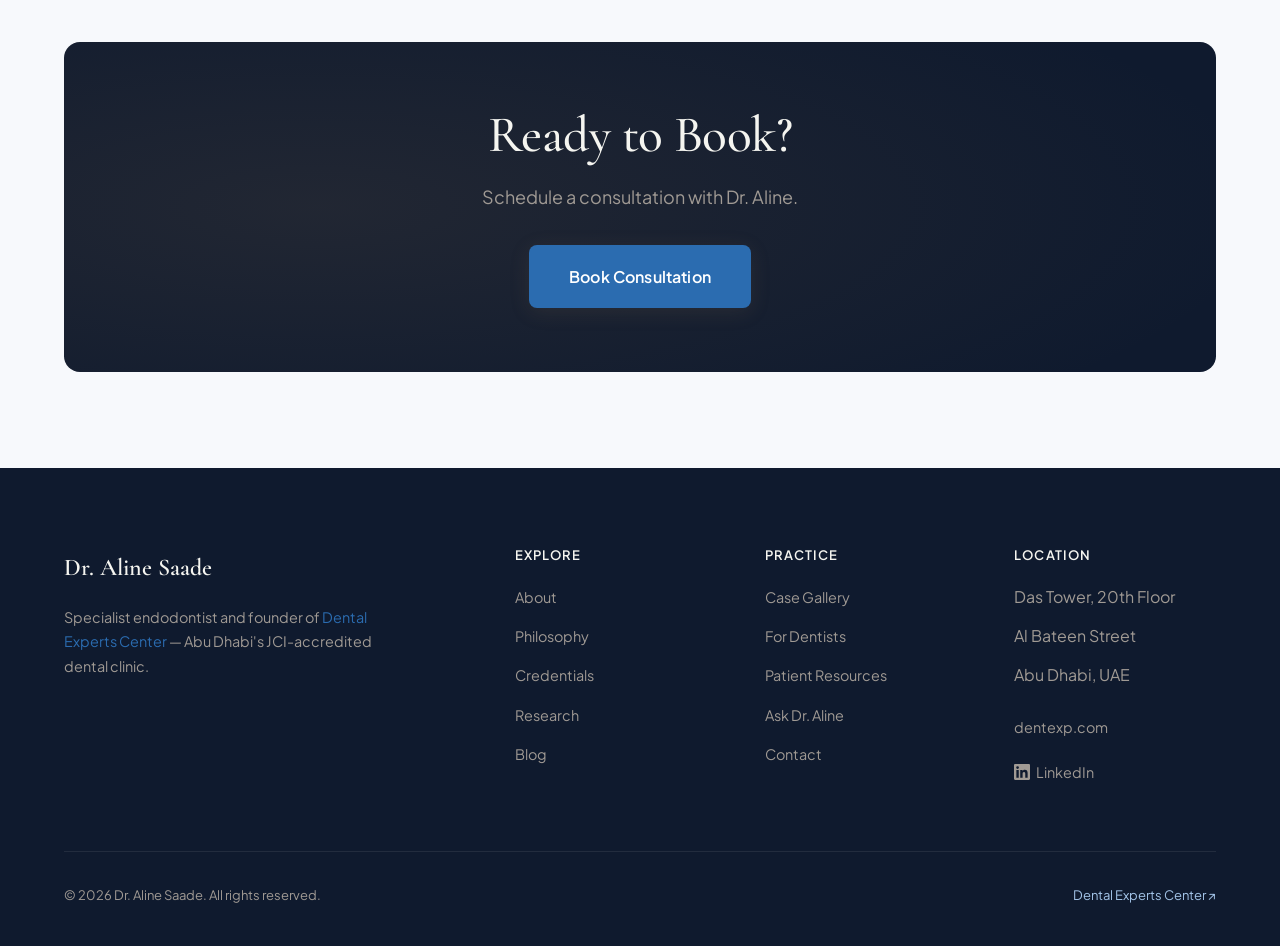
<file: about/credentials/index.html>
<!DOCTYPE html>
<html lang="en">
<head>
  <meta charset="UTF-8">
  <meta name="viewport" content="width=device-width, initial-scale=1.0">
  <title>Credentials & Affiliations — Dr. Aline Saade</title>
  <meta name="description" content="Qualifications, certifications, and professional memberships of Dr. Aline Saade, specialist endodontist in Abu Dhabi.">
  <link rel="canonical" href="https://alinesaade.com/about/credentials/">
  <meta property="og:title" content="Credentials & Affiliations — Dr. Aline Saade">
  <meta property="og:description" content="Qualifications, certifications, and professional memberships of Dr. Aline Saade, specialist endodontist in Abu Dhabi.">
  <meta property="og:url" content="https://alinesaade.com/about/credentials/">
  <meta property="og:type" content="website">
  <meta name="twitter:card" content="summary">
  <link rel="preconnect" href="https://fonts.googleapis.com">
  <link rel="preconnect" href="https://fonts.gstatic.com" crossorigin>
  <link href="https://fonts.googleapis.com/css2?family=Cormorant+Garamond:ital,wght@0,400;0,500;0,600;0,700;1,400;1,500&family=Plus+Jakarta+Sans:ital,wght@0,300;0,400;0,500;0,600;0,700;1,400&family=JetBrains+Mono:wght@400;500&display=swap" rel="stylesheet">
  <link rel="stylesheet" href="/css/main.css">
  <script type="application/ld+json">
  {"@context":"https://schema.org","@graph":[{"@type":["Person","Dentist"],"@id":"https://alinesaade.com/#person","name":"Dr. Aline Saade","jobTitle":"Specialist Endodontist","url":"https://alinesaade.com/"},{"@type":"MedicalWebPage","name":"Credentials — Dr. Aline Saade","url":"https://alinesaade.com/about/credentials/"},{"@type":"BreadcrumbList","itemListElement":[{"@type":"ListItem","position":1,"name":"Home","item":"https://alinesaade.com/"},{"@type":"ListItem","position":2,"name":"About","item":"https://alinesaade.com/about/"},{"@type":"ListItem","position":3,"name":"Credentials"}]}]}
  </script>
</head>
<body>
  <header class="nav">
    <div class="nav__inner">
      <a href="/" class="nav__brand">Dr. Aline <span>Saade</span></a>
      <button class="nav__toggle" aria-label="Toggle navigation" aria-expanded="false"><span></span><span></span><span></span></button>
      <ul class="nav__links">
        <li><a href="/about/">About</a></li>
        <li><a href="/research/">Research</a></li>
        <li><a href="/blog/">Blog</a></li>
        <li><a href="/case-gallery/">Cases</a></li>
        <li><a href="/for-dentists/">For Dentists</a></li>
        <li><a href="/ask-dr-aline/">Ask Dr. Aline</a></li>
        <li><a href="/contact/" class="btn btn--primary nav__cta">Book Consultation</a></li>
      </ul>
    </div>
  </header>

  <main style="padding-top:80px;">
    <div class="container"><nav class="breadcrumbs"><a href="/">Home</a> <span>/</span> <a href="/about/">About</a> <span>/</span> Credentials</nav></div>

    <section class="section" style="padding-top:calc(var(--space-unit)*4);">
      <div class="container container--narrow">
        <div class="text-center reveal">
          <p class="overline mb-3">Qualifications</p>
          <h1 style="font-size:clamp(2.2rem,5vw,3.8rem);">Credentials &<br>Affiliations</h1>
          <div class="divider divider--center"></div>
          <p class="lead" style="max-width:560px;margin:calc(var(--space-unit)*3) auto 0;">The qualifications, certifications, and professional memberships behind over 25 years of specialist endodontic care.</p>
        </div>
      </div>
    </section>

    <!-- AWARD PHOTO -->
    <section class="section" style="padding-top:0;">
      <div class="container container--narrow">
        <div class="hero-photo-wrapper reveal" style="border-radius:var(--radius-lg);overflow:hidden;">
          <img src="/images/award-ceremony.jpg" alt="Dr. Aline Saade receiving Pierre Fauchard Academy fellowship" width="800" height="530" loading="lazy">
        </div>
        <p class="text-center text-sm text-muted mt-4">Dr. Aline Saade — Pierre Fauchard Academy Fellowship Ceremony</p>
      </div>
    </section>

    <!-- EDUCATION -->
    <section class="section section--alt">
      <div class="container">
        <div class="text-center mb-8 reveal"><p class="overline mb-2">Education</p><h2>Academic Background</h2></div>
        <div class="grid-3">
          <div class="card reveal">
            <div class="card__icon"><svg width="24" height="24" viewBox="0 0 24 24" fill="none" stroke="currentColor" stroke-width="1.5"><path d="M22 10v6M2 10l10-5 10 5-10 5z"/><path d="M6 12v5c3 3 9 3 12 0v-5"/></svg></div>
            <div class="card__title">DCD — Doctor of Dental Surgery</div>
            <p class="card__text">Saint Joseph University of Beirut (1992–2001). Comprehensive dental training at one of Lebanon's most prestigious institutions.</p>
          </div>
          <div class="card reveal reveal-delay-1">
            <div class="card__icon"><svg width="24" height="24" viewBox="0 0 24 24" fill="none" stroke="currentColor" stroke-width="1.5"><path d="M22 10v6M2 10l10-5 10 5-10 5z"/><path d="M6 12v5c3 3 9 3 12 0v-5"/></svg></div>
            <div class="card__title">DESE — Specialist in Endodontics</div>
            <p class="card__text">Saint Joseph University of Beirut. Specialist degree in Endodontics/Endodontology with thesis: "Apical Third in Endodontics — A Comparison between Radiographic &amp; Real Anatomy."</p>
          </div>
          <div class="card reveal reveal-delay-2">
            <div class="card__icon"><svg width="24" height="24" viewBox="0 0 24 24" fill="none" stroke="currentColor" stroke-width="1.5"><path d="M22 10v6M2 10l10-5 10 5-10 5z"/><path d="M6 12v5c3 3 9 3 12 0v-5"/></svg></div>
            <div class="card__title">Continuing Education</div>
            <p class="card__text">Master Class in Laser Course (2017). Certified Professional in Health Care Quality — CPHQ (2018). Ongoing CE in bioceramics, regenerative endodontics, and microscopic techniques.</p>
          </div>
        </div>
      </div>
    </section>

    <!-- FELLOWSHIPS -->
    <section class="section">
      <div class="container container--narrow">
        <div class="text-center mb-8 reveal"><p class="overline mb-2">Recognition</p><h2>Fellowships & Awards</h2></div>
        <div class="card reveal" style="border-left:3px solid var(--color-accent);margin-bottom:calc(var(--space-unit)*3);">
          <div class="card__title">Fellow — Pierre Fauchard Academy</div>
          <p class="card__text">The Pierre Fauchard Academy is an international honour dental organisation recognising dentists who have made significant contributions to the profession through leadership, research, and clinical excellence.</p>
        </div>
      </div>
    </section>

    <!-- MEMBERSHIPS -->
    <section class="section section--alt">
      <div class="container container--narrow">
        <div class="text-center mb-8 reveal"><p class="overline mb-2">Memberships</p><h2>Professional Affiliations</h2></div>
        <div style="display:grid;grid-template-columns:1fr 1fr;gap:calc(var(--space-unit)*3);" class="reveal">
          <div class="card"><div class="card__title">AAE</div><p class="card__text">American Association of Endodontists</p></div>
          <div class="card"><div class="card__title">ESE</div><p class="card__text">European Society of Endodontology</p></div>
          <div class="card"><div class="card__title">PFA</div><p class="card__text">Pierre Fauchard Academy — Fellow</p></div>
          <div class="card"><div class="card__title">JCI</div><p class="card__text">Clinic Manager — JCI Accredited Dental Experts Center</p></div>
        </div>
      </div>
    </section>

    <section class="section"><div class="container"><div class="cta-banner reveal"><h2>Ready to Book?</h2><p class="lead" style="max-width:500px;margin:0 auto calc(var(--space-unit)*4);">Schedule a consultation with Dr. Aline.</p><a href="/contact/" class="btn btn--primary btn--lg">Book Consultation</a></div></div></section>
  </main>
  <footer class="footer">
    <div class="container">
      <div class="footer__grid">
        <div><div class="footer__brand">Dr. Aline Saade</div><p class="footer__desc">Specialist endodontist and founder of <a href="https://dentexp.com" target="_blank" rel="noopener">Dental Experts Center</a> — Abu Dhabi's JCI-accredited dental clinic.</p></div>
        <div><h4>Explore</h4><ul class="footer__links"><li><a href="/about/">About</a></li><li><a href="/about/philosophy/">Philosophy</a></li><li><a href="/about/credentials/">Credentials</a></li><li><a href="/research/">Research</a></li><li><a href="/blog/">Blog</a></li></ul></div>
        <div><h4>Practice</h4><ul class="footer__links"><li><a href="/case-gallery/">Case Gallery</a></li><li><a href="/for-dentists/">For Dentists</a></li><li><a href="/patient-resources/">Patient Resources</a></li><li><a href="/ask-dr-aline/">Ask Dr. Aline</a></li><li><a href="/contact/">Contact</a></li></ul></div>
        <div><h4>Location</h4><ul class="footer__links"><li>Das Tower, 20th Floor</li><li>Al Bateen Street</li><li>Abu Dhabi, UAE</li><li style="margin-top:12px"><a href="https://dentexp.com" target="_blank" rel="noopener">dentexp.com</a></li><li style="margin-top:8px"><a href="https://www.linkedin.com/in/aline-saade-35688967/" target="_blank" rel="noopener" style="display:inline-flex;align-items:center;gap:6px;"><svg width="16" height="16" viewBox="0 0 24 24" fill="currentColor"><path d="M20.447 20.452h-3.554v-5.569c0-1.328-.027-3.037-1.852-3.037-1.853 0-2.136 1.445-2.136 2.939v5.667H9.351V9h3.414v1.561h.046c.477-.9 1.637-1.85 3.37-1.85 3.601 0 4.267 2.37 4.267 5.455v6.286zM5.337 7.433a2.062 2.062 0 01-2.063-2.065 2.064 2.064 0 112.063 2.065zm1.782 13.019H3.555V9h3.564v11.452zM22.225 0H1.771C.792 0 0 .774 0 1.729v20.542C0 23.227.792 24 1.771 24h20.451C23.2 24 24 23.227 24 22.271V1.729C24 .774 23.2 0 22.222 0h.003z"/></svg>LinkedIn</a></li></ul></div>
      </div>
      <div class="footer__bottom"><span>&copy; 2026 Dr. Aline Saade. All rights reserved.</span><a href="https://dentexp.com" target="_blank" rel="noopener">Dental Experts Center ↗</a></div>
    </div>
  </footer>

  <script src="/js/main.js" defer></script>
</body></html>
</file>
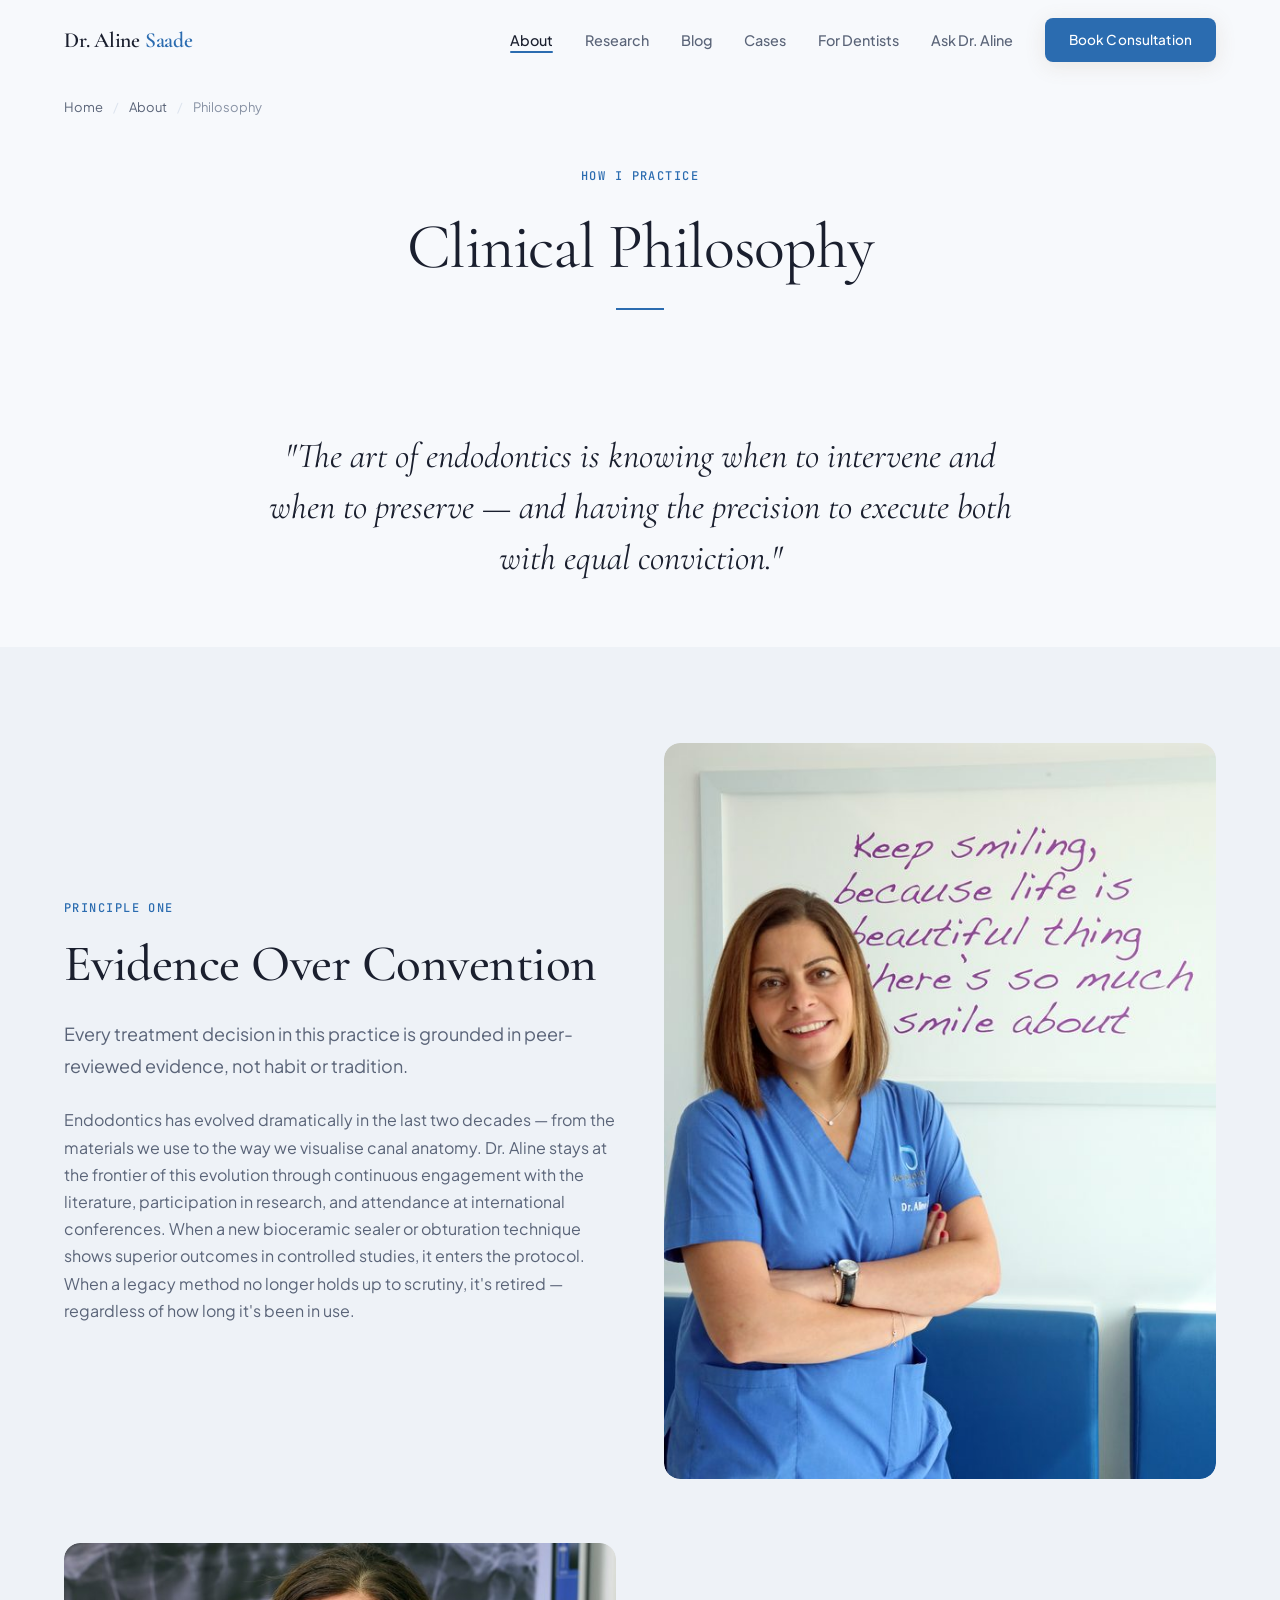
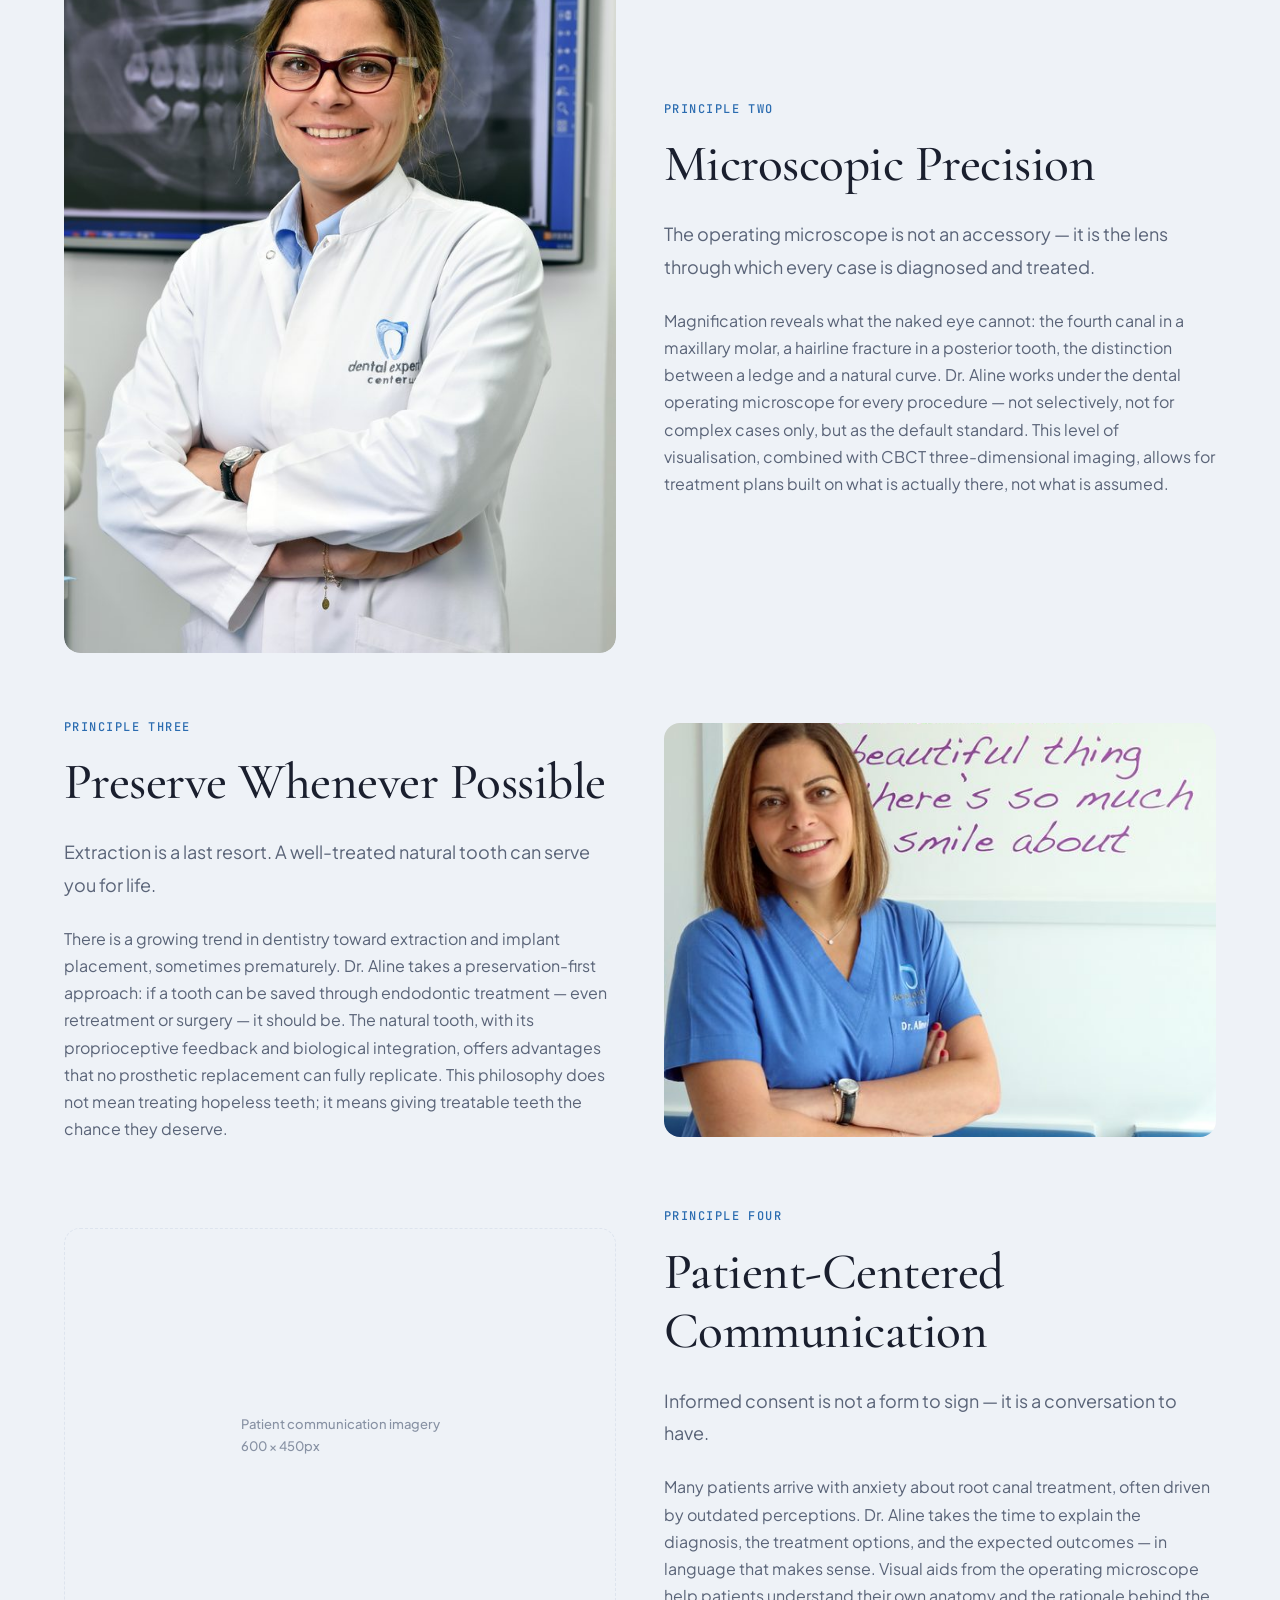
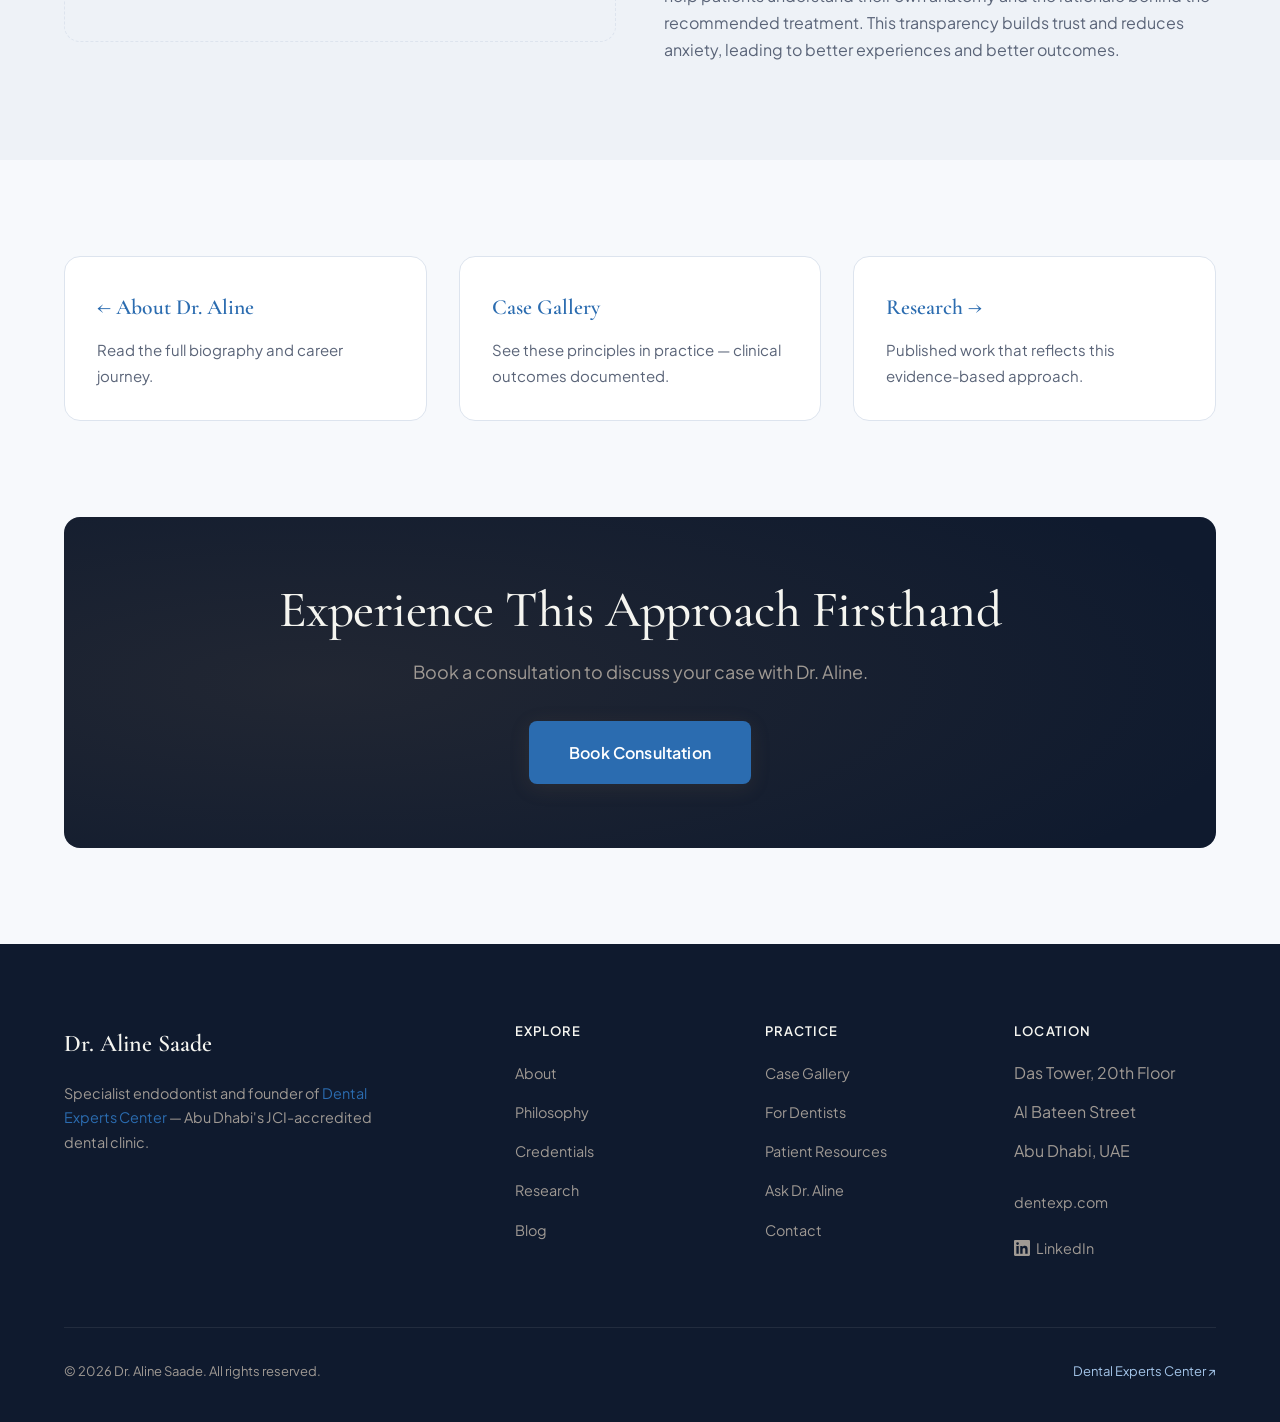
<file: about/philosophy/index.html>
<!DOCTYPE html>
<html lang="en">
<head>
  <meta charset="UTF-8">
  <meta name="viewport" content="width=device-width, initial-scale=1.0">
  <title>Clinical Philosophy — Dr. Aline Saade, Endodontist Abu Dhabi</title>
  <meta name="description" content="Dr. Aline Saade's clinical philosophy: evidence-based endodontic care, microscopic precision, and a patient-centered approach to tooth preservation in Abu Dhabi.">
  <link rel="canonical" href="https://alinesaade.com/about/philosophy/">

  <meta property="og:title" content="Clinical Philosophy — Dr. Aline Saade">
  <meta property="og:description" content="Evidence-based endodontic care, microscopic precision, and a preservation-first approach.">
  <meta property="og:url" content="https://alinesaade.com/about/philosophy/">
  <meta property="og:type" content="article">
  <meta name="twitter:card" content="summary_large_image">

  <link rel="preconnect" href="https://fonts.googleapis.com">
  <link rel="preconnect" href="https://fonts.gstatic.com" crossorigin>
  <link href="https://fonts.googleapis.com/css2?family=Cormorant+Garamond:ital,wght@0,400;0,500;0,600;0,700;1,400;1,500&family=Plus+Jakarta+Sans:ital,wght@0,300;0,400;0,500;0,600;0,700;1,400&family=JetBrains+Mono:wght@400;500&display=swap" rel="stylesheet">
  <link rel="stylesheet" href="/css/main.css">

  <script type="application/ld+json">
  {
    "@context": "https://schema.org",
    "@graph": [
      {
        "@type": ["Person", "Dentist"],
        "@id": "https://alinesaade.com/#person",
        "name": "Dr. Aline Saade",
        "jobTitle": "Specialist Endodontist",
        "url": "https://alinesaade.com/"
      },
      {
        "@type": "MedicalWebPage",
        "name": "Clinical Philosophy — Dr. Aline Saade",
        "url": "https://alinesaade.com/about/philosophy/",
        "about": { "@id": "https://alinesaade.com/#person" },
        "isPartOf": { "@id": "https://alinesaade.com/#website" }
      },
      {
        "@type": "BreadcrumbList",
        "itemListElement": [
          { "@type": "ListItem", "position": 1, "name": "Home", "item": "https://alinesaade.com/" },
          { "@type": "ListItem", "position": 2, "name": "About", "item": "https://alinesaade.com/about/" },
          { "@type": "ListItem", "position": 3, "name": "Philosophy" }
        ]
      }
    ]
  }
  </script>
</head>
<body>

  <header class="nav">
    <div class="nav__inner">
      <a href="/" class="nav__brand">Dr. Aline <span>Saade</span></a>
      <button class="nav__toggle" aria-label="Toggle navigation" aria-expanded="false"><span></span><span></span><span></span></button>
      <ul class="nav__links">
        <li><a href="/about/" class="active">About</a></li>
        <li><a href="/research/">Research</a></li>
        <li><a href="/blog/">Blog</a></li>
        <li><a href="/case-gallery/">Cases</a></li>
        <li><a href="/for-dentists/">For Dentists</a></li>
        <li><a href="/ask-dr-aline/">Ask Dr. Aline</a></li>
        <li><a href="/contact/" class="btn btn--primary nav__cta">Book Consultation</a></li>
      </ul>
    </div>
  </header>

  <main style="padding-top: 80px;">

    <div class="container">
      <nav class="breadcrumbs"><a href="/">Home</a> <span>/</span> <a href="/about/">About</a> <span>/</span> Philosophy</nav>
    </div>

    <!-- OPENING -->
    <section class="section" style="padding-top: calc(var(--space-unit) * 4);">
      <div class="container container--narrow">
        <div class="text-center reveal">
          <p class="overline mb-3">How I Practice</p>
          <h1 style="font-size: clamp(2.4rem, 5vw, 4rem);">Clinical Philosophy</h1>
          <div class="divider divider--center"></div>
        </div>
      </div>
    </section>

    <!-- LEAD QUOTE -->
    <section style="padding-bottom: calc(var(--space-unit) * 8);">
      <div class="container container--narrow">
        <blockquote class="reveal" style="border: none; padding: 0; margin: 0; text-align: center;">
          <p style="font-family: var(--font-display); font-size: clamp(1.5rem, 2.8vw, 2.2rem); font-style: italic; font-weight: 400; line-height: 1.45; color: var(--color-text);">
            "The art of endodontics is knowing when to intervene and when to preserve — and having the precision to execute both with equal conviction."
          </p>
        </blockquote>
      </div>
    </section>

    <!-- PILLARS -->
    <section class="section section--alt">
      <div class="container">

        <!-- Pillar 1 -->
        <div class="grid-2 mb-8">
          <div class="reveal">
            <p class="overline mb-2">Principle One</p>
            <h2 class="mb-3">Evidence Over Convention</h2>
            <p class="lead mb-3">Every treatment decision in this practice is grounded in peer-reviewed evidence, not habit or tradition.</p>
            <p class="text-muted">Endodontics has evolved dramatically in the last two decades — from the materials we use to the way we visualise canal anatomy. Dr. Aline stays at the frontier of this evolution through continuous engagement with the literature, participation in research, and attendance at international conferences. When a new bioceramic sealer or obturation technique shows superior outcomes in controlled studies, it enters the protocol. When a legacy method no longer holds up to scrutiny, it's retired — regardless of how long it's been in use.</p>
          </div>
          <div class="reveal reveal-delay-1" style="border-radius: var(--radius-lg); overflow: hidden;">
            <img src="/images/philosophy-warm.jpg" alt="Dr. Aline Saade in the treatment room at Dental Experts Center" width="800" height="646" style="width: 100%; height: auto; border-radius: var(--radius-lg); object-fit: cover;">
          </div>
        </div>

        <!-- Pillar 2 -->
        <div class="grid-2 mb-8" style="direction: rtl;">
          <div style="direction: ltr;" class="reveal reveal-delay-1">
            <p class="overline mb-2">Principle Two</p>
            <h2 class="mb-3">Microscopic Precision</h2>
            <p class="lead mb-3">The operating microscope is not an accessory — it is the lens through which every case is diagnosed and treated.</p>
            <p class="text-muted">Magnification reveals what the naked eye cannot: the fourth canal in a maxillary molar, a hairline fracture in a posterior tooth, the distinction between a ledge and a natural curve. Dr. Aline works under the dental operating microscope for every procedure — not selectively, not for complex cases only, but as the default standard. This level of visualisation, combined with CBCT three-dimensional imaging, allows for treatment plans built on what is actually there, not what is assumed.</p>
          </div>
          <div style="direction: ltr; border-radius: var(--radius-lg); overflow: hidden;" class="reveal">
            <img src="/images/hero-home.jpg" alt="Dr. Aline Saade — Microscopic Precision in Endodontics" width="600" height="800" style="width: 100%; height: auto; border-radius: var(--radius-lg); object-fit: cover;">
          </div>
        </div>

        <!-- Pillar 3 -->
        <div class="grid-2 mb-8">
          <div class="reveal">
            <p class="overline mb-2">Principle Three</p>
            <h2 class="mb-3">Preserve Whenever Possible</h2>
            <p class="lead mb-3">Extraction is a last resort. A well-treated natural tooth can serve you for life.</p>
            <p class="text-muted">There is a growing trend in dentistry toward extraction and implant placement, sometimes prematurely. Dr. Aline takes a preservation-first approach: if a tooth can be saved through endodontic treatment — even retreatment or surgery — it should be. The natural tooth, with its proprioceptive feedback and biological integration, offers advantages that no prosthetic replacement can fully replicate. This philosophy does not mean treating hopeless teeth; it means giving treatable teeth the chance they deserve.</p>
          </div>
          <div class="img-placeholder reveal reveal-delay-1" style="aspect-ratio: 4/3; border-radius: var(--radius-lg); background: url('/images/philosophy-warm.jpg') center/cover; border: none;">
          </div>
        </div>

        <!-- Pillar 4 -->
        <div class="grid-2">
          <div class="reveal reveal-delay-1" style="order: 2;">
            <p class="overline mb-2">Principle Four</p>
            <h2 class="mb-3">Patient-Centered Communication</h2>
            <p class="lead mb-3">Informed consent is not a form to sign — it is a conversation to have.</p>
            <p class="text-muted">Many patients arrive with anxiety about root canal treatment, often driven by outdated perceptions. Dr. Aline takes the time to explain the diagnosis, the treatment options, and the expected outcomes — in language that makes sense. Visual aids from the operating microscope help patients understand their own anatomy and the rationale behind the recommended treatment. This transparency builds trust and reduces anxiety, leading to better experiences and better outcomes.</p>
          </div>
          <div class="img-placeholder reveal" style="aspect-ratio: 4/3; border-radius: var(--radius-lg); order: 1;">
            Patient communication imagery<br>600 × 450px
          </div>
        </div>

      </div>
    </section>

    <!-- CROSS-LINKS -->
    <section class="section">
      <div class="container">
        <div class="grid-3">
          <a href="/about/" class="card reveal" style="text-decoration: none;">
            <div class="card__title">← About Dr. Aline</div>
            <p class="card__text">Read the full biography and career journey.</p>
          </a>
          <a href="/case-gallery/" class="card reveal reveal-delay-1" style="text-decoration: none;">
            <div class="card__title">Case Gallery</div>
            <p class="card__text">See these principles in practice — clinical outcomes documented.</p>
          </a>
          <a href="/research/" class="card reveal reveal-delay-2" style="text-decoration: none;">
            <div class="card__title">Research →</div>
            <p class="card__text">Published work that reflects this evidence-based approach.</p>
          </a>
        </div>
      </div>
    </section>

    <!-- CTA -->
    <section class="section" style="padding-top: 0;">
      <div class="container">
        <div class="cta-banner reveal">
          <h2>Experience This Approach Firsthand</h2>
          <p class="lead" style="max-width: 500px; margin: 0 auto calc(var(--space-unit) * 4);">Book a consultation to discuss your case with Dr. Aline.</p>
          <a href="/contact/" class="btn btn--primary btn--lg">Book Consultation</a>
        </div>
      </div>
    </section>

  </main>

  <footer class="footer">
    <div class="container">
      <div class="footer__grid">
        <div><div class="footer__brand">Dr. Aline Saade</div><p class="footer__desc">Specialist endodontist and founder of <a href="https://dentexp.com" target="_blank" rel="noopener">Dental Experts Center</a> — Abu Dhabi's JCI-accredited dental clinic.</p></div>
        <div><h4>Explore</h4><ul class="footer__links"><li><a href="/about/">About</a></li><li><a href="/about/philosophy/">Philosophy</a></li><li><a href="/about/credentials/">Credentials</a></li><li><a href="/research/">Research</a></li><li><a href="/blog/">Blog</a></li></ul></div>
        <div><h4>Practice</h4><ul class="footer__links"><li><a href="/case-gallery/">Case Gallery</a></li><li><a href="/for-dentists/">For Dentists</a></li><li><a href="/patient-resources/">Patient Resources</a></li><li><a href="/ask-dr-aline/">Ask Dr. Aline</a></li><li><a href="/contact/">Contact</a></li></ul></div>
        <div><h4>Location</h4><ul class="footer__links"><li>Das Tower, 20th Floor</li><li>Al Bateen Street</li><li>Abu Dhabi, UAE</li><li style="margin-top:12px"><a href="https://dentexp.com" target="_blank" rel="noopener">dentexp.com</a></li><li style="margin-top:8px"><a href="https://www.linkedin.com/in/aline-saade-35688967/" target="_blank" rel="noopener" style="display:inline-flex;align-items:center;gap:6px;"><svg width="16" height="16" viewBox="0 0 24 24" fill="currentColor"><path d="M20.447 20.452h-3.554v-5.569c0-1.328-.027-3.037-1.852-3.037-1.853 0-2.136 1.445-2.136 2.939v5.667H9.351V9h3.414v1.561h.046c.477-.9 1.637-1.85 3.37-1.85 3.601 0 4.267 2.37 4.267 5.455v6.286zM5.337 7.433a2.062 2.062 0 01-2.063-2.065 2.064 2.064 0 112.063 2.065zm1.782 13.019H3.555V9h3.564v11.452zM22.225 0H1.771C.792 0 0 .774 0 1.729v20.542C0 23.227.792 24 1.771 24h20.451C23.2 24 24 23.227 24 22.271V1.729C24 .774 23.2 0 22.222 0h.003z"/></svg>LinkedIn</a></li></ul></div>
      </div>
      <div class="footer__bottom"><span>&copy; 2026 Dr. Aline Saade. All rights reserved.</span><a href="https://dentexp.com" target="_blank" rel="noopener">Dental Experts Center ↗</a></div>
    </div>
  </footer>

  <script src="/js/main.js" defer></script>
</body>
</html>
</file>
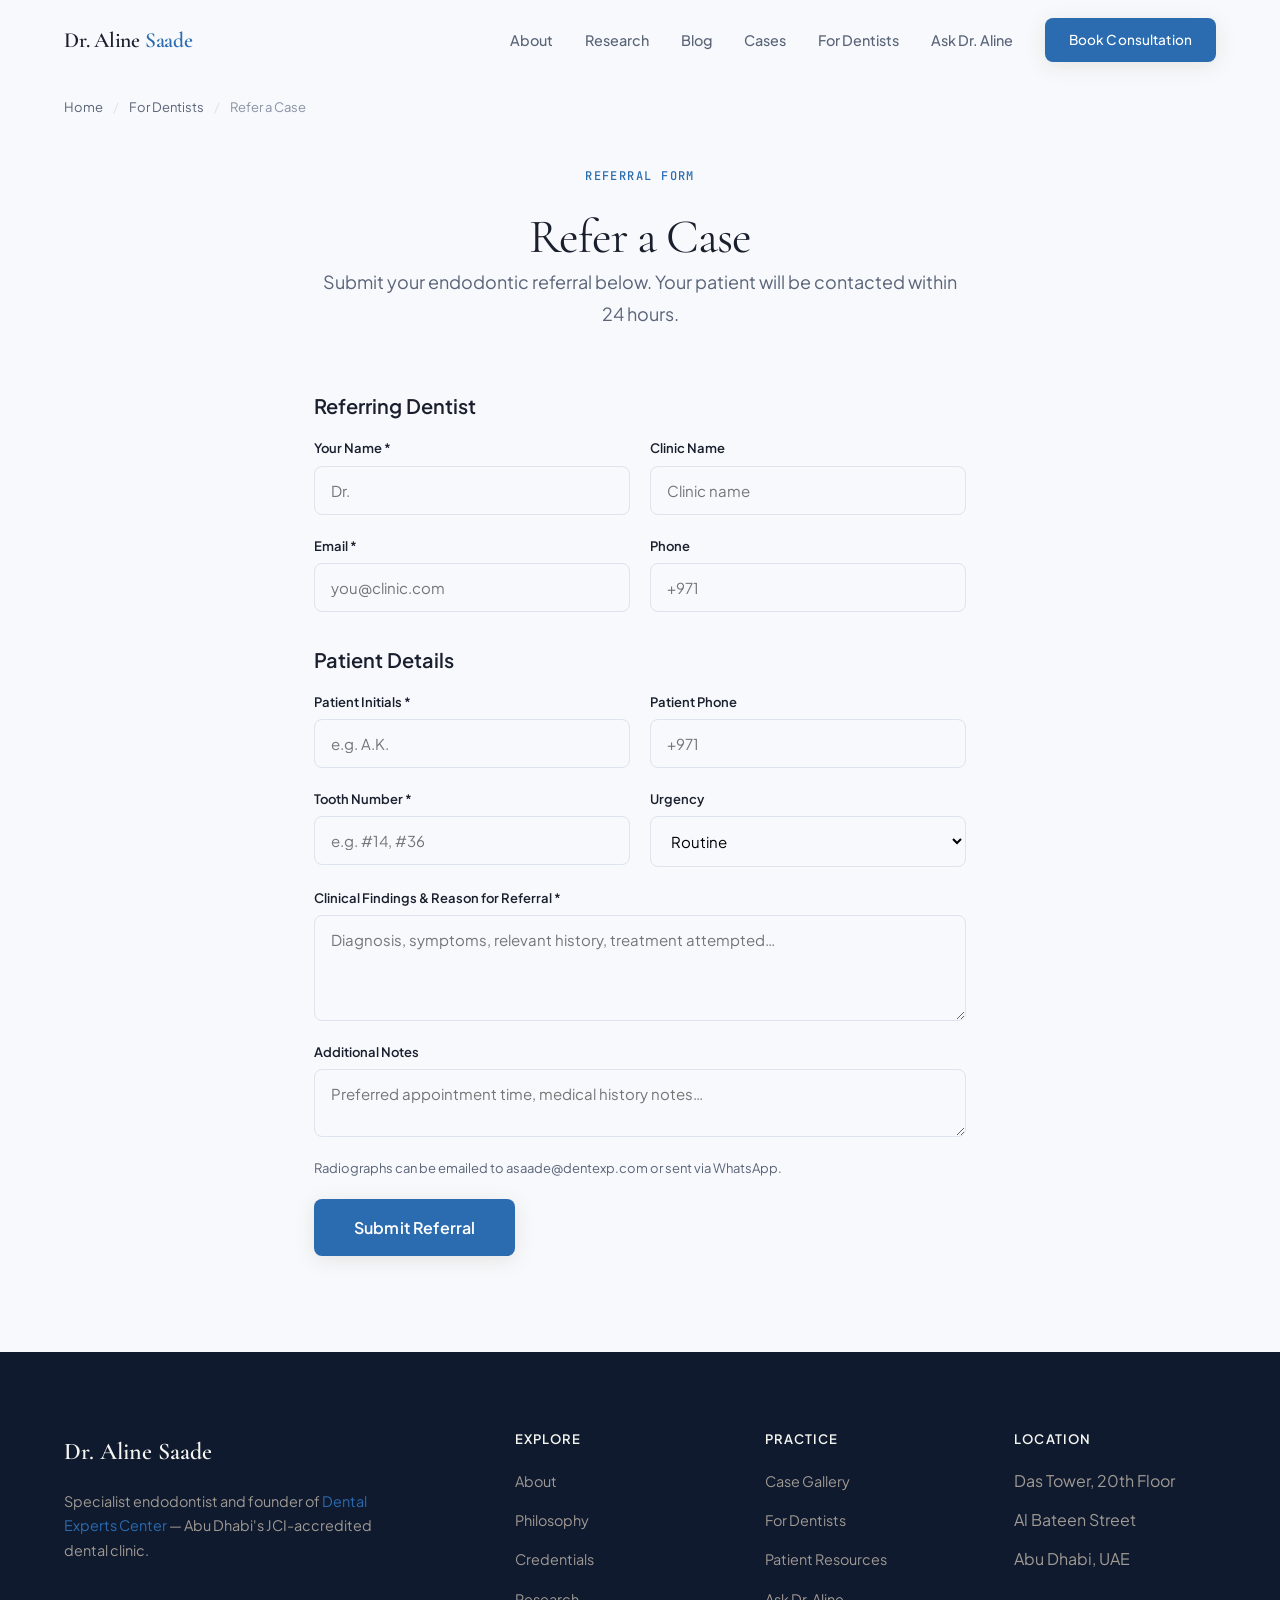
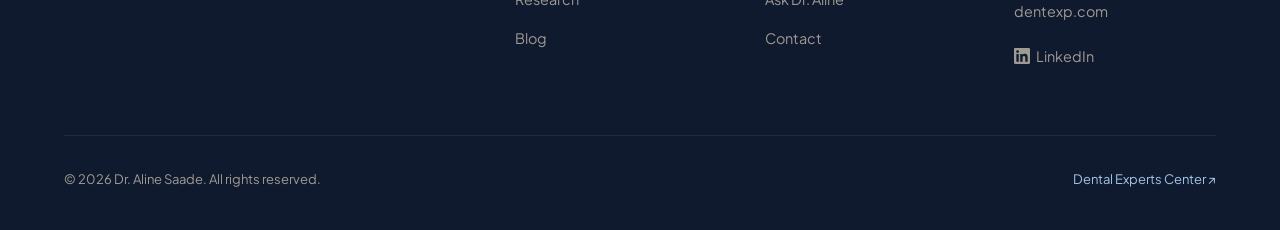
<file: for-dentists/refer-a-case/index.html>
<!DOCTYPE html>
<html lang="en">
<head>
  <meta charset="UTF-8">
  <meta name="viewport" content="width=device-width, initial-scale=1.0">
  <title>Refer a Case — Endodontic Referral Form</title>
  <meta name="description" content="Submit an endodontic referral to Dr. Aline Saade. Online form for dental professionals in Abu Dhabi.">
  <link rel="canonical" href="https://alinesaade.com/for-dentists/refer-a-case/">
  <meta property="og:title" content="Refer a Case — Endodontic Referral Form">
  <meta property="og:description" content="Submit an endodontic referral to Dr. Aline Saade. Online form for dental professionals in Abu Dhabi.">
  <meta property="og:url" content="https://alinesaade.com/for-dentists/refer-a-case/">
  <meta property="og:type" content="website">
  <meta name="twitter:card" content="summary">
  <link rel="preconnect" href="https://fonts.googleapis.com">
  <link rel="preconnect" href="https://fonts.gstatic.com" crossorigin>
  <link href="https://fonts.googleapis.com/css2?family=Cormorant+Garamond:ital,wght@0,400;0,500;0,600;0,700;1,400;1,500&family=Plus+Jakarta+Sans:ital,wght@0,300;0,400;0,500;0,600;0,700;1,400&family=JetBrains+Mono:wght@400;500&display=swap" rel="stylesheet">
  <link rel="stylesheet" href="/css/main.css">
  <script type="application/ld+json">
  {"@context":"https://schema.org","@graph":[{"@type":["Person","Dentist"],"@id":"https://alinesaade.com/#person","name":"Dr. Aline Saade","jobTitle":"Specialist Endodontist","url":"https://alinesaade.com/"},{"@type":"BreadcrumbList","itemListElement":[{"@type":"ListItem","position":1,"name":"Home","item":"https://alinesaade.com/"},{"@type":"ListItem","position":2,"name":"For Dentists","item":"https://alinesaade.com/for-dentists/"},{"@type":"ListItem","position":3,"name":"Refer a Case"}]}]}
  </script>
</head>
<body>
  <header class="nav">
    <div class="nav__inner">
      <a href="/" class="nav__brand">Dr. Aline <span>Saade</span></a>
      <button class="nav__toggle" aria-label="Toggle navigation" aria-expanded="false"><span></span><span></span><span></span></button>
      <ul class="nav__links">
        <li><a href="/about/">About</a></li>
        <li><a href="/research/">Research</a></li>
        <li><a href="/blog/">Blog</a></li>
        <li><a href="/case-gallery/">Cases</a></li>
        <li><a href="/for-dentists/">For Dentists</a></li>
        <li><a href="/ask-dr-aline/">Ask Dr. Aline</a></li>
        <li><a href="/contact/" class="btn btn--primary nav__cta">Book Consultation</a></li>
      </ul>
    </div>
  </header>

  <main style="padding-top:80px;">
    <div class="container"><nav class="breadcrumbs"><a href="/">Home</a> <span>/</span> <a href="/for-dentists/">For Dentists</a> <span>/</span> Refer a Case</nav></div>

    <section class="section" style="padding-top:calc(var(--space-unit)*4);">
      <div class="container" style="max-width:700px;">
        <div class="text-center reveal mb-8">
          <p class="overline mb-3">Referral Form</p>
          <h1 style="font-size:clamp(2rem,4vw,3rem);">Refer a Case</h1>
          <p class="lead">Submit your endodontic referral below. Your patient will be contacted within 24 hours.</p>
        </div>

        <form class="reveal" name="referral" method="POST" data-netlify="true" netlify-honeypot="bot-field" style="display:flex;flex-direction:column;gap:calc(var(--space-unit)*2.5);">
          <input type="hidden" name="form-name" value="referral">
          <p style="display:none"><label>Don't fill: <input name="bot-field"></label></p>

          <h4>Referring Dentist</h4>
          <div style="display:grid;grid-template-columns:1fr 1fr;gap:calc(var(--space-unit)*2.5);">
            <div style="display:flex;flex-direction:column;gap:6px;"><label style="font-size:0.8125rem;font-weight:600;">Your Name *</label><input type="text" name="dentist-name" required placeholder="Dr." style="padding:14px 16px;border:1px solid var(--color-border);border-radius:var(--radius);font-family:var(--font-body);font-size:0.9375rem;background:var(--color-bg);"></div>
            <div style="display:flex;flex-direction:column;gap:6px;"><label style="font-size:0.8125rem;font-weight:600;">Clinic Name</label><input type="text" name="clinic" placeholder="Clinic name" style="padding:14px 16px;border:1px solid var(--color-border);border-radius:var(--radius);font-family:var(--font-body);font-size:0.9375rem;background:var(--color-bg);"></div>
          </div>
          <div style="display:grid;grid-template-columns:1fr 1fr;gap:calc(var(--space-unit)*2.5);">
            <div style="display:flex;flex-direction:column;gap:6px;"><label style="font-size:0.8125rem;font-weight:600;">Email *</label><input type="email" name="email" required placeholder="you@clinic.com" style="padding:14px 16px;border:1px solid var(--color-border);border-radius:var(--radius);font-family:var(--font-body);font-size:0.9375rem;background:var(--color-bg);"></div>
            <div style="display:flex;flex-direction:column;gap:6px;"><label style="font-size:0.8125rem;font-weight:600;">Phone</label><input type="tel" name="phone" placeholder="+971" style="padding:14px 16px;border:1px solid var(--color-border);border-radius:var(--radius);font-family:var(--font-body);font-size:0.9375rem;background:var(--color-bg);"></div>
          </div>

          <h4 style="margin-top:calc(var(--space-unit)*2);">Patient Details</h4>
          <div style="display:grid;grid-template-columns:1fr 1fr;gap:calc(var(--space-unit)*2.5);">
            <div style="display:flex;flex-direction:column;gap:6px;"><label style="font-size:0.8125rem;font-weight:600;">Patient Initials *</label><input type="text" name="patient-initials" required placeholder="e.g. A.K." style="padding:14px 16px;border:1px solid var(--color-border);border-radius:var(--radius);font-family:var(--font-body);font-size:0.9375rem;background:var(--color-bg);"></div>
            <div style="display:flex;flex-direction:column;gap:6px;"><label style="font-size:0.8125rem;font-weight:600;">Patient Phone</label><input type="tel" name="patient-phone" placeholder="+971" style="padding:14px 16px;border:1px solid var(--color-border);border-radius:var(--radius);font-family:var(--font-body);font-size:0.9375rem;background:var(--color-bg);"></div>
          </div>
          <div style="display:grid;grid-template-columns:1fr 1fr;gap:calc(var(--space-unit)*2.5);">
            <div style="display:flex;flex-direction:column;gap:6px;"><label style="font-size:0.8125rem;font-weight:600;">Tooth Number *</label><input type="text" name="tooth" required placeholder="e.g. #14, #36" style="padding:14px 16px;border:1px solid var(--color-border);border-radius:var(--radius);font-family:var(--font-body);font-size:0.9375rem;background:var(--color-bg);"></div>
            <div style="display:flex;flex-direction:column;gap:6px;"><label style="font-size:0.8125rem;font-weight:600;">Urgency</label><select name="urgency" style="padding:14px 16px;border:1px solid var(--color-border);border-radius:var(--radius);font-family:var(--font-body);font-size:0.9375rem;background:var(--color-bg);"><option value="routine">Routine</option><option value="urgent">Urgent</option><option value="emergency">Emergency (same-day)</option></select></div>
          </div>
          <div style="display:flex;flex-direction:column;gap:6px;"><label style="font-size:0.8125rem;font-weight:600;">Clinical Findings & Reason for Referral *</label><textarea name="findings" required rows="4" placeholder="Diagnosis, symptoms, relevant history, treatment attempted…" style="padding:14px 16px;border:1px solid var(--color-border);border-radius:var(--radius);font-family:var(--font-body);font-size:0.9375rem;background:var(--color-bg);resize:vertical;"></textarea></div>
          <div style="display:flex;flex-direction:column;gap:6px;"><label style="font-size:0.8125rem;font-weight:600;">Additional Notes</label><textarea name="notes" rows="2" placeholder="Preferred appointment time, medical history notes…" style="padding:14px 16px;border:1px solid var(--color-border);border-radius:var(--radius);font-family:var(--font-body);font-size:0.9375rem;background:var(--color-bg);resize:vertical;"></textarea></div>

          <p class="text-xs text-muted">Radiographs can be emailed to asaade@dentexp.com or sent via WhatsApp.</p>
          <button type="submit" class="btn btn--primary btn--lg" style="align-self:flex-start;">Submit Referral</button>
        </form>
      </div>
    </section>
  </main>
  <footer class="footer">
    <div class="container">
      <div class="footer__grid">
        <div><div class="footer__brand">Dr. Aline Saade</div><p class="footer__desc">Specialist endodontist and founder of <a href="https://dentexp.com" target="_blank" rel="noopener">Dental Experts Center</a> — Abu Dhabi's JCI-accredited dental clinic.</p></div>
        <div><h4>Explore</h4><ul class="footer__links"><li><a href="/about/">About</a></li><li><a href="/about/philosophy/">Philosophy</a></li><li><a href="/about/credentials/">Credentials</a></li><li><a href="/research/">Research</a></li><li><a href="/blog/">Blog</a></li></ul></div>
        <div><h4>Practice</h4><ul class="footer__links"><li><a href="/case-gallery/">Case Gallery</a></li><li><a href="/for-dentists/">For Dentists</a></li><li><a href="/patient-resources/">Patient Resources</a></li><li><a href="/ask-dr-aline/">Ask Dr. Aline</a></li><li><a href="/contact/">Contact</a></li></ul></div>
        <div><h4>Location</h4><ul class="footer__links"><li>Das Tower, 20th Floor</li><li>Al Bateen Street</li><li>Abu Dhabi, UAE</li><li style="margin-top:12px"><a href="https://dentexp.com" target="_blank" rel="noopener">dentexp.com</a></li><li style="margin-top:8px"><a href="https://www.linkedin.com/in/aline-saade-35688967/" target="_blank" rel="noopener" style="display:inline-flex;align-items:center;gap:6px;"><svg width="16" height="16" viewBox="0 0 24 24" fill="currentColor"><path d="M20.447 20.452h-3.554v-5.569c0-1.328-.027-3.037-1.852-3.037-1.853 0-2.136 1.445-2.136 2.939v5.667H9.351V9h3.414v1.561h.046c.477-.9 1.637-1.85 3.37-1.85 3.601 0 4.267 2.37 4.267 5.455v6.286zM5.337 7.433a2.062 2.062 0 01-2.063-2.065 2.064 2.064 0 112.063 2.065zm1.782 13.019H3.555V9h3.564v11.452zM22.225 0H1.771C.792 0 0 .774 0 1.729v20.542C0 23.227.792 24 1.771 24h20.451C23.2 24 24 23.227 24 22.271V1.729C24 .774 23.2 0 22.222 0h.003z"/></svg>LinkedIn</a></li></ul></div>
      </div>
      <div class="footer__bottom"><span>&copy; 2026 Dr. Aline Saade. All rights reserved.</span><a href="https://dentexp.com" target="_blank" rel="noopener">Dental Experts Center ↗</a></div>
    </div>
  </footer>

  <script src="/js/main.js" defer></script>
</body></html>
</file>
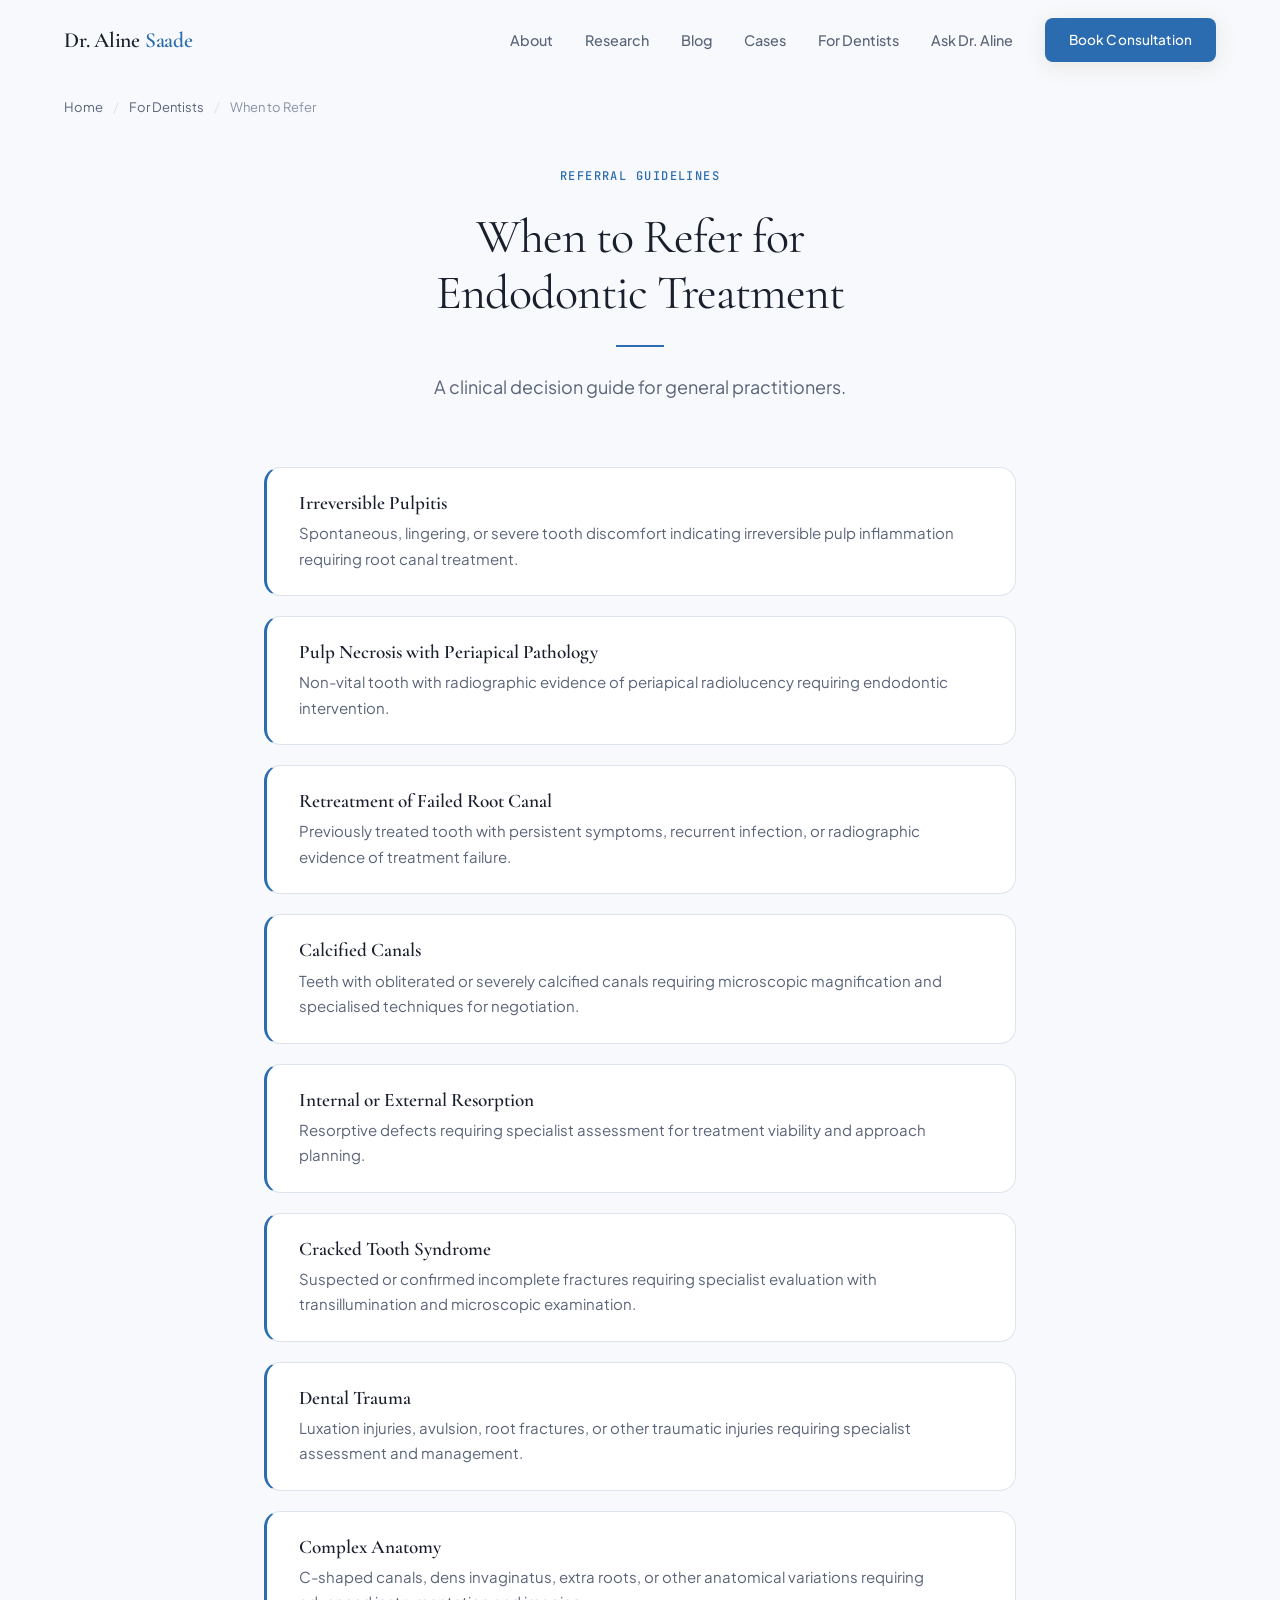
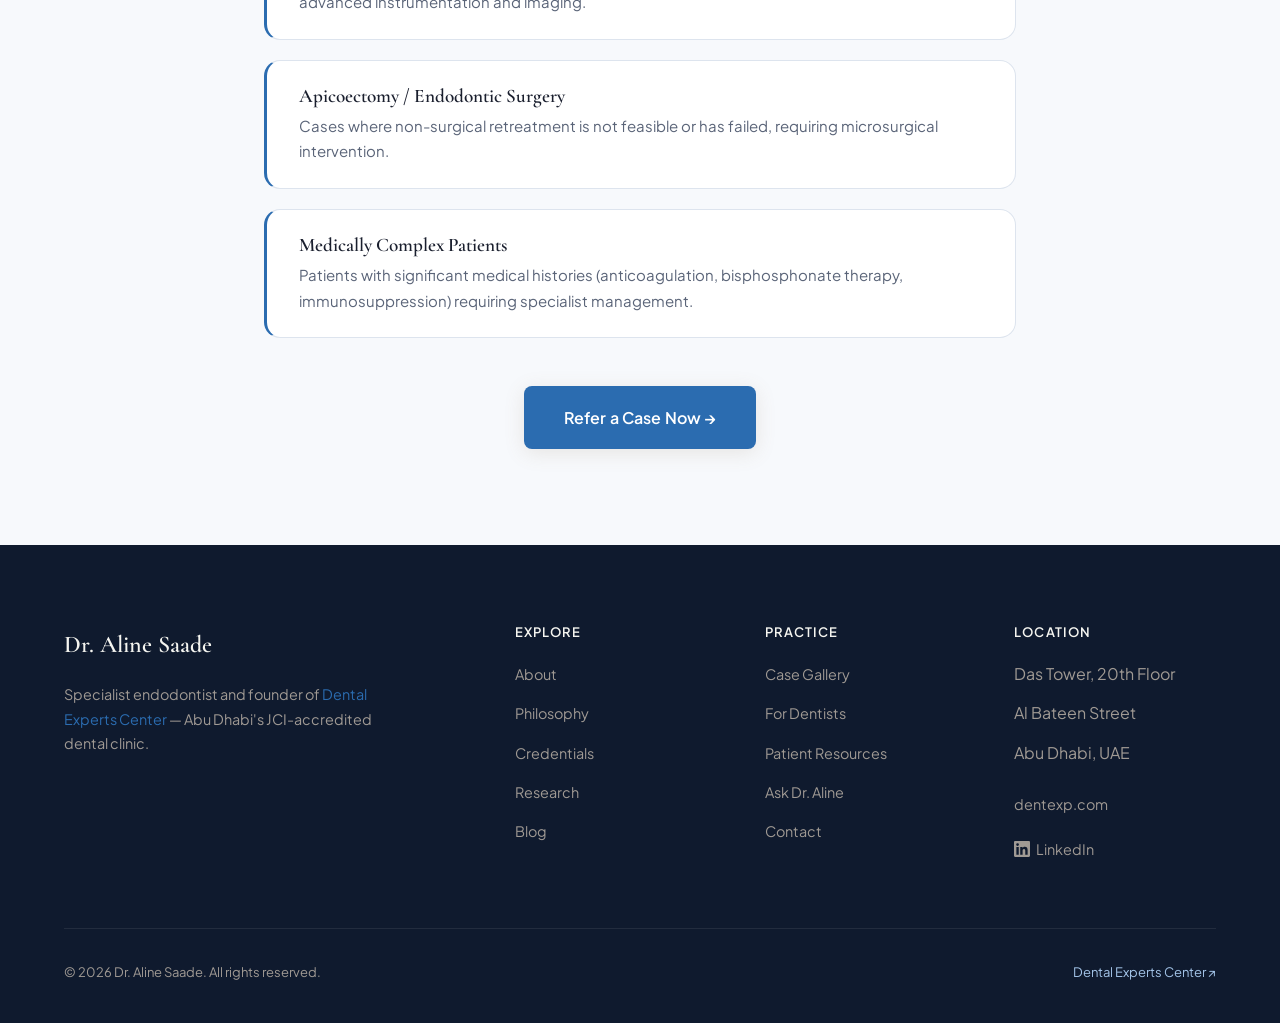
<file: for-dentists/when-to-refer/index.html>
<!DOCTYPE html>
<html lang="en">
<head>
  <meta charset="UTF-8">
  <meta name="viewport" content="width=device-width, initial-scale=1.0">
  <title>When to Refer for Endodontic Treatment — Clinical Guide</title>
  <meta name="description" content="Clinical decision guide for general practitioners: when to refer patients for specialist endodontic treatment with Dr. Aline Saade.">
  <link rel="canonical" href="https://alinesaade.com/for-dentists/when-to-refer/">
  <meta property="og:title" content="When to Refer for Endodontic Treatment — Clinical Guide">
  <meta property="og:description" content="Clinical decision guide for general practitioners: when to refer patients for specialist endodontic treatment with Dr. Aline Saade.">
  <meta property="og:url" content="https://alinesaade.com/for-dentists/when-to-refer/">
  <meta property="og:type" content="website">
  <meta name="twitter:card" content="summary">
  <link rel="preconnect" href="https://fonts.googleapis.com">
  <link rel="preconnect" href="https://fonts.gstatic.com" crossorigin>
  <link href="https://fonts.googleapis.com/css2?family=Cormorant+Garamond:ital,wght@0,400;0,500;0,600;0,700;1,400;1,500&family=Plus+Jakarta+Sans:ital,wght@0,300;0,400;0,500;0,600;0,700;1,400&family=JetBrains+Mono:wght@400;500&display=swap" rel="stylesheet">
  <link rel="stylesheet" href="/css/main.css">
  <script type="application/ld+json">
  {"@context":"https://schema.org","@graph":[{"@type":["Person","Dentist"],"@id":"https://alinesaade.com/#person","name":"Dr. Aline Saade","jobTitle":"Specialist Endodontist","url":"https://alinesaade.com/"},{"@type":"BreadcrumbList","itemListElement":[{"@type":"ListItem","position":1,"name":"Home","item":"https://alinesaade.com/"},{"@type":"ListItem","position":2,"name":"For Dentists","item":"https://alinesaade.com/for-dentists/"},{"@type":"ListItem","position":3,"name":"When to Refer"}]}]}
  </script>
</head>
<body>
  <header class="nav">
    <div class="nav__inner">
      <a href="/" class="nav__brand">Dr. Aline <span>Saade</span></a>
      <button class="nav__toggle" aria-label="Toggle navigation" aria-expanded="false"><span></span><span></span><span></span></button>
      <ul class="nav__links">
        <li><a href="/about/">About</a></li>
        <li><a href="/research/">Research</a></li>
        <li><a href="/blog/">Blog</a></li>
        <li><a href="/case-gallery/">Cases</a></li>
        <li><a href="/for-dentists/">For Dentists</a></li>
        <li><a href="/ask-dr-aline/">Ask Dr. Aline</a></li>
        <li><a href="/contact/" class="btn btn--primary nav__cta">Book Consultation</a></li>
      </ul>
    </div>
  </header>

  <main style="padding-top:80px;">
    <div class="container"><nav class="breadcrumbs"><a href="/">Home</a> <span>/</span> <a href="/for-dentists/">For Dentists</a> <span>/</span> When to Refer</nav></div>

    <section class="section" style="padding-top:calc(var(--space-unit)*4);">
      <div class="container container--narrow">
        <div class="text-center reveal mb-8">
          <p class="overline mb-3">Referral Guidelines</p>
          <h1 style="font-size:clamp(2rem,4vw,3rem);">When to Refer for<br>Endodontic Treatment</h1>
          <div class="divider divider--center"></div>
          <p class="lead">A clinical decision guide for general practitioners.</p>
        </div>

        <style>
          .refer-item { background:var(--color-surface);border:1px solid var(--color-border);border-radius:var(--radius-lg);padding:calc(var(--space-unit)*3) calc(var(--space-unit)*4);margin-bottom:calc(var(--space-unit)*2.5);transition:all var(--transition);border-left:3px solid var(--color-accent); }
          .refer-item:hover { box-shadow:var(--shadow-md);border-color:var(--color-accent-light); }
          .refer-item h3 { font-family:var(--font-display);font-size:1.2rem;font-weight:600;margin-bottom:6px; }
          .refer-item p { color:var(--color-text-muted);font-size:0.9375rem;margin:0; }
        </style>

        <div class="refer-item reveal"><h3>Irreversible Pulpitis</h3><p>Spontaneous, lingering, or severe tooth discomfort indicating irreversible pulp inflammation requiring root canal treatment.</p></div>
        <div class="refer-item reveal"><h3>Pulp Necrosis with Periapical Pathology</h3><p>Non-vital tooth with radiographic evidence of periapical radiolucency requiring endodontic intervention.</p></div>
        <div class="refer-item reveal"><h3>Retreatment of Failed Root Canal</h3><p>Previously treated tooth with persistent symptoms, recurrent infection, or radiographic evidence of treatment failure.</p></div>
        <div class="refer-item reveal"><h3>Calcified Canals</h3><p>Teeth with obliterated or severely calcified canals requiring microscopic magnification and specialised techniques for negotiation.</p></div>
        <div class="refer-item reveal"><h3>Internal or External Resorption</h3><p>Resorptive defects requiring specialist assessment for treatment viability and approach planning.</p></div>
        <div class="refer-item reveal"><h3>Cracked Tooth Syndrome</h3><p>Suspected or confirmed incomplete fractures requiring specialist evaluation with transillumination and microscopic examination.</p></div>
        <div class="refer-item reveal"><h3>Dental Trauma</h3><p>Luxation injuries, avulsion, root fractures, or other traumatic injuries requiring specialist assessment and management.</p></div>
        <div class="refer-item reveal"><h3>Complex Anatomy</h3><p>C-shaped canals, dens invaginatus, extra roots, or other anatomical variations requiring advanced instrumentation and imaging.</p></div>
        <div class="refer-item reveal"><h3>Apicoectomy / Endodontic Surgery</h3><p>Cases where non-surgical retreatment is not feasible or has failed, requiring microsurgical intervention.</p></div>
        <div class="refer-item reveal"><h3>Medically Complex Patients</h3><p>Patients with significant medical histories (anticoagulation, bisphosphonate therapy, immunosuppression) requiring specialist management.</p></div>

        <div class="text-center mt-6 reveal">
          <a href="/for-dentists/refer-a-case/" class="btn btn--primary btn--lg">Refer a Case Now →</a>
        </div>
      </div>
    </section>
  </main>
  <footer class="footer">
    <div class="container">
      <div class="footer__grid">
        <div><div class="footer__brand">Dr. Aline Saade</div><p class="footer__desc">Specialist endodontist and founder of <a href="https://dentexp.com" target="_blank" rel="noopener">Dental Experts Center</a> — Abu Dhabi's JCI-accredited dental clinic.</p></div>
        <div><h4>Explore</h4><ul class="footer__links"><li><a href="/about/">About</a></li><li><a href="/about/philosophy/">Philosophy</a></li><li><a href="/about/credentials/">Credentials</a></li><li><a href="/research/">Research</a></li><li><a href="/blog/">Blog</a></li></ul></div>
        <div><h4>Practice</h4><ul class="footer__links"><li><a href="/case-gallery/">Case Gallery</a></li><li><a href="/for-dentists/">For Dentists</a></li><li><a href="/patient-resources/">Patient Resources</a></li><li><a href="/ask-dr-aline/">Ask Dr. Aline</a></li><li><a href="/contact/">Contact</a></li></ul></div>
        <div><h4>Location</h4><ul class="footer__links"><li>Das Tower, 20th Floor</li><li>Al Bateen Street</li><li>Abu Dhabi, UAE</li><li style="margin-top:12px"><a href="https://dentexp.com" target="_blank" rel="noopener">dentexp.com</a></li><li style="margin-top:8px"><a href="https://www.linkedin.com/in/aline-saade-35688967/" target="_blank" rel="noopener" style="display:inline-flex;align-items:center;gap:6px;"><svg width="16" height="16" viewBox="0 0 24 24" fill="currentColor"><path d="M20.447 20.452h-3.554v-5.569c0-1.328-.027-3.037-1.852-3.037-1.853 0-2.136 1.445-2.136 2.939v5.667H9.351V9h3.414v1.561h.046c.477-.9 1.637-1.85 3.37-1.85 3.601 0 4.267 2.37 4.267 5.455v6.286zM5.337 7.433a2.062 2.062 0 01-2.063-2.065 2.064 2.064 0 112.063 2.065zm1.782 13.019H3.555V9h3.564v11.452zM22.225 0H1.771C.792 0 0 .774 0 1.729v20.542C0 23.227.792 24 1.771 24h20.451C23.2 24 24 23.227 24 22.271V1.729C24 .774 23.2 0 22.222 0h.003z"/></svg>LinkedIn</a></li></ul></div>
      </div>
      <div class="footer__bottom"><span>&copy; 2026 Dr. Aline Saade. All rights reserved.</span><a href="https://dentexp.com" target="_blank" rel="noopener">Dental Experts Center ↗</a></div>
    </div>
  </footer>

  <script src="/js/main.js" defer></script>
</body></html>
</file>
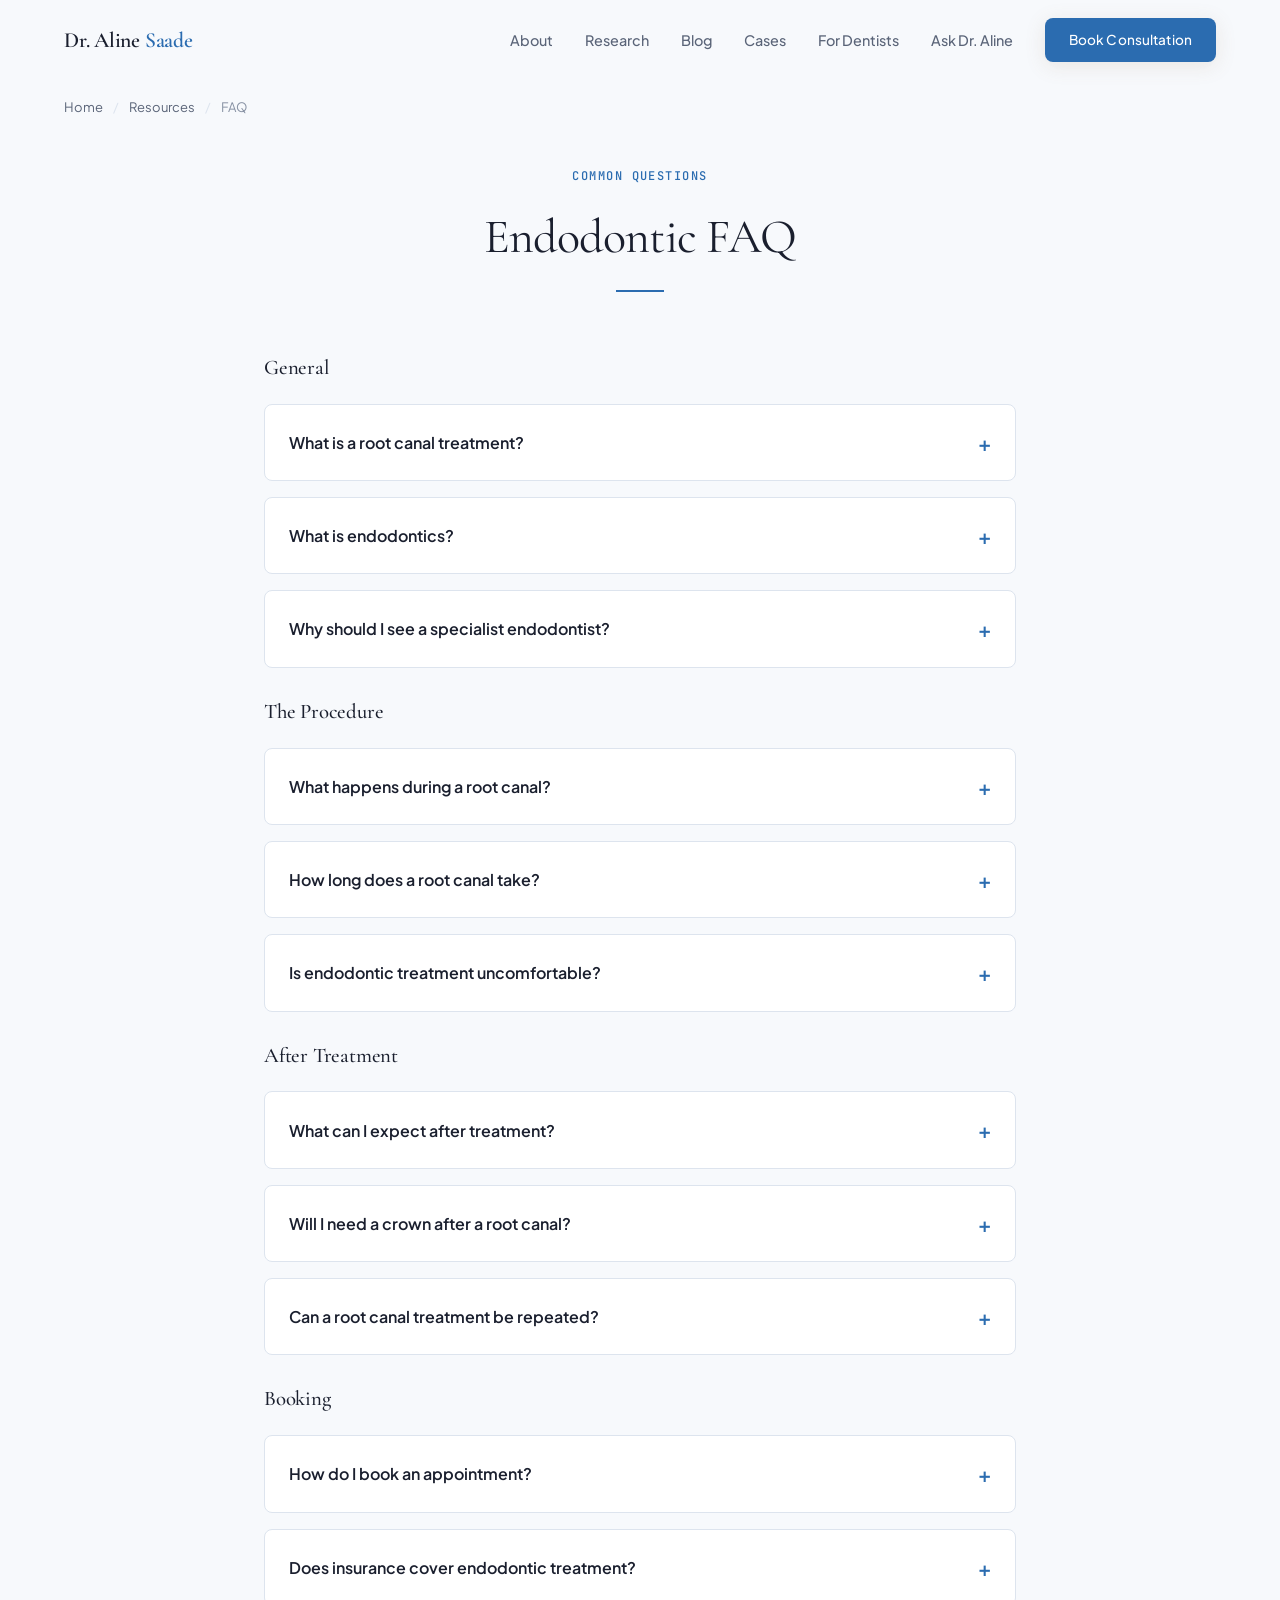
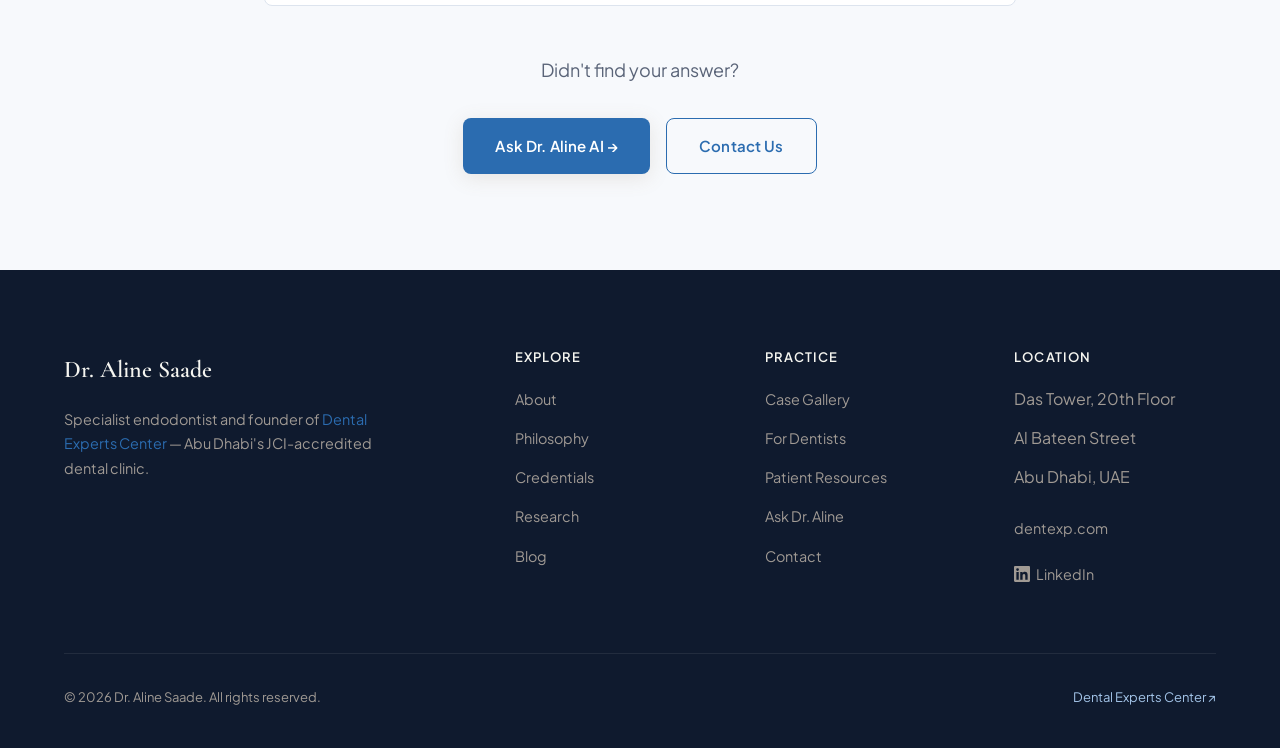
<file: patient-resources/endodontic-faq/index.html>
<!DOCTYPE html>
<html lang="en">
<head>
  <meta charset="UTF-8">
  <meta name="viewport" content="width=device-width, initial-scale=1.0">
  <title>Endodontic FAQ — Root Canal Questions Answered</title>
  <meta name="description" content="Frequently asked questions about root canal treatment, retreatment, recovery, and endodontic procedures answered by Dr. Aline Saade.">
  <link rel="canonical" href="https://alinesaade.com/patient-resources/endodontic-faq/">
  <meta property="og:title" content="Endodontic FAQ — Root Canal Questions Answered">
  <meta property="og:description" content="Frequently asked questions about root canal treatment, retreatment, recovery, and endodontic procedures answered by Dr. Aline Saade.">
  <meta property="og:url" content="https://alinesaade.com/patient-resources/endodontic-faq/">
  <meta property="og:type" content="website">
  <meta name="twitter:card" content="summary">
  <link rel="preconnect" href="https://fonts.googleapis.com">
  <link rel="preconnect" href="https://fonts.gstatic.com" crossorigin>
  <link href="https://fonts.googleapis.com/css2?family=Cormorant+Garamond:ital,wght@0,400;0,500;0,600;0,700;1,400;1,500&family=Plus+Jakarta+Sans:ital,wght@0,300;0,400;0,500;0,600;0,700;1,400&family=JetBrains+Mono:wght@400;500&display=swap" rel="stylesheet">
  <link rel="stylesheet" href="/css/main.css">
  <script type="application/ld+json">
  {"@context":"https://schema.org","@graph":[{"@type":["Person","Dentist"],"@id":"https://alinesaade.com/#person","name":"Dr. Aline Saade","jobTitle":"Specialist Endodontist","url":"https://alinesaade.com/"},{"@type":"FAQPage","name":"Endodontic FAQ","url":"https://alinesaade.com/patient-resources/endodontic-faq/","mainEntity":[{"@type":"Question","name":"What is a root canal treatment?","acceptedAnswer":{"@type":"Answer","text":"Root canal treatment is a procedure to treat infection or inflammation inside the tooth. The specialist removes the affected pulp tissue, cleans and shapes the canal system, and seals the tooth to prevent future infection."}},{"@type":"Question","name":"Why should I see a specialist endodontist?","acceptedAnswer":{"@type":"Answer","text":"Specialist endodontists complete additional years of advanced training focused exclusively on root canal treatment and related procedures. They use operating microscopes and advanced technology for more precise diagnosis and treatment."}}]},{"@type":"BreadcrumbList","itemListElement":[{"@type":"ListItem","position":1,"name":"Home","item":"https://alinesaade.com/"},{"@type":"ListItem","position":2,"name":"Patient Resources","item":"https://alinesaade.com/patient-resources/"},{"@type":"ListItem","position":3,"name":"FAQ"}]}]}
  </script>
</head>
<body>
  <header class="nav">
    <div class="nav__inner">
      <a href="/" class="nav__brand">Dr. Aline <span>Saade</span></a>
      <button class="nav__toggle" aria-label="Toggle navigation" aria-expanded="false"><span></span><span></span><span></span></button>
      <ul class="nav__links">
        <li><a href="/about/">About</a></li>
        <li><a href="/research/">Research</a></li>
        <li><a href="/blog/">Blog</a></li>
        <li><a href="/case-gallery/">Cases</a></li>
        <li><a href="/for-dentists/">For Dentists</a></li>
        <li><a href="/ask-dr-aline/">Ask Dr. Aline</a></li>
        <li><a href="/contact/" class="btn btn--primary nav__cta">Book Consultation</a></li>
      </ul>
    </div>
  </header>

  <main style="padding-top:80px;">
    <div class="container"><nav class="breadcrumbs"><a href="/">Home</a> <span>/</span> <a href="/patient-resources/">Resources</a> <span>/</span> FAQ</nav></div>

    <section class="section" style="padding-top:calc(var(--space-unit)*4);">
      <div class="container container--narrow">
        <div class="text-center reveal mb-8">
          <p class="overline mb-3">Common Questions</p>
          <h1 style="font-size:clamp(2rem,4vw,3rem);">Endodontic FAQ</h1>
          <div class="divider divider--center"></div>
        </div>

        <style>
          .faq { border:1px solid var(--color-border);border-radius:var(--radius);margin-bottom:calc(var(--space-unit)*2);overflow:hidden;background:var(--color-surface); }
          .faq summary { padding:calc(var(--space-unit)*2.5) calc(var(--space-unit)*3);font-weight:600;font-size:1rem;cursor:pointer;list-style:none;display:flex;justify-content:space-between;align-items:center; }
          .faq summary::-webkit-details-marker { display:none; }
          .faq summary::after { content:'+';font-size:1.3rem;color:var(--color-accent);transition:transform 0.2s; }
          .faq[open] summary::after { content:'−'; }
          .faq__body { padding:0 calc(var(--space-unit)*3) calc(var(--space-unit)*3);color:var(--color-text-muted);line-height:1.7; }
        </style>

        <h2 style="font-size:1.3rem;margin-bottom:calc(var(--space-unit)*3);" class="reveal">General</h2>

        <details class="faq reveal"><summary>What is a root canal treatment?</summary><div class="faq__body">Root canal treatment is a procedure to treat infection or inflammation inside the tooth. The specialist removes the affected pulp tissue, cleans and shapes the canal system, and seals the tooth to prevent future infection. The goal is to save the natural tooth and restore it to full function.</div></details>

        <details class="faq reveal"><summary>What is endodontics?</summary><div class="faq__body">Endodontics is the branch of dentistry that deals with the diagnosis and treatment of conditions affecting the dental pulp (the tissue inside the tooth) and the surrounding tissues. Endodontists are specialist dentists who focus exclusively on this area.</div></details>

        <details class="faq reveal"><summary>Why should I see a specialist endodontist?</summary><div class="faq__body">Specialist endodontists complete additional years of advanced training focused exclusively on root canal treatment and related procedures. They use operating microscopes and advanced imaging technology (like CBCT scans) for more precise diagnosis and treatment — particularly valuable for complex cases, retreatments, and difficult anatomy.</div></details>

        <h2 style="font-size:1.3rem;margin:calc(var(--space-unit)*4) 0 calc(var(--space-unit)*3);" class="reveal">The Procedure</h2>

        <details class="faq reveal"><summary>What happens during a root canal?</summary><div class="faq__body">After thorough numbing, the endodontist creates a small opening in the tooth to access the canals. Using the operating microscope for magnification, the infected or inflamed pulp tissue is carefully removed. The canals are cleaned, shaped, and disinfected, then filled with a biocompatible material and sealed. Your general dentist will then place a final restoration (usually a crown) to protect the tooth.</div></details>

        <details class="faq reveal"><summary>How long does a root canal take?</summary><div class="faq__body">Most root canal treatments can be completed in one or two appointments. The duration depends on the complexity of the case, the number of canals, and whether it is a primary treatment or a retreatment. Dr. Aline will provide a personalised time estimate during your consultation.</div></details>

        <details class="faq reveal"><summary>Is endodontic treatment uncomfortable?</summary><div class="faq__body">Modern endodontic treatment is performed under thorough local anaesthesia. Most patients report that the experience is comparable to having a filling placed. Dr. Aline takes particular care to ensure patient comfort throughout the procedure and explains each step as it happens.</div></details>

        <h2 style="font-size:1.3rem;margin:calc(var(--space-unit)*4) 0 calc(var(--space-unit)*3);" class="reveal">After Treatment</h2>

        <details class="faq reveal"><summary>What can I expect after treatment?</summary><div class="faq__body">Some sensitivity in the treated area is normal for a few days following the procedure. This can typically be managed with over-the-counter medication as recommended by Dr. Aline. You will receive detailed aftercare instructions specific to your case. It is important to follow up with your general dentist for the permanent restoration.</div></details>

        <details class="faq reveal"><summary>Will I need a crown after a root canal?</summary><div class="faq__body">In most cases, yes. A root canal-treated tooth benefits from a crown or similar restoration to provide structural protection. Dr. Aline will provide a recommendation and communicate directly with your general dentist regarding the optimal restorative approach and timing.</div></details>

        <details class="faq reveal"><summary>Can a root canal treatment be repeated?</summary><div class="faq__body">Yes. If a previously treated tooth develops new problems or if the initial treatment was incomplete, endodontic retreatment may be recommended. This involves removing the existing filling material, re-cleaning the canals, and re-sealing the tooth. Dr. Aline specialises in retreatment cases.</div></details>

        <h2 style="font-size:1.3rem;margin:calc(var(--space-unit)*4) 0 calc(var(--space-unit)*3);" class="reveal">Booking</h2>

        <details class="faq reveal"><summary>How do I book an appointment?</summary><div class="faq__body">You can book through our <a href="/contact/">contact page</a>, by phone, or via WhatsApp. If you have been referred by your dentist, they may submit a referral through our <a href="/for-dentists/refer-a-case/">online referral portal</a> and we will contact you directly to schedule.</div></details>

        <details class="faq reveal"><summary>Does insurance cover endodontic treatment?</summary><div class="faq__body">Most dental insurance plans provide coverage for endodontic treatment. We recommend contacting your insurance provider to confirm your coverage details. Our team can assist with pre-authorisation and provide treatment cost estimates during your consultation.</div></details>

        <div class="text-center mt-6 reveal">
          <p class="lead mb-4">Didn't find your answer?</p>
          <div class="btn-group" style="justify-content:center;">
            <a href="/ask-dr-aline/" class="btn btn--primary">Ask Dr. Aline AI →</a>
            <a href="/contact/" class="btn btn--outline">Contact Us</a>
          </div>
        </div>
      </div>
    </section>
  </main>
  <footer class="footer">
    <div class="container">
      <div class="footer__grid">
        <div><div class="footer__brand">Dr. Aline Saade</div><p class="footer__desc">Specialist endodontist and founder of <a href="https://dentexp.com" target="_blank" rel="noopener">Dental Experts Center</a> — Abu Dhabi's JCI-accredited dental clinic.</p></div>
        <div><h4>Explore</h4><ul class="footer__links"><li><a href="/about/">About</a></li><li><a href="/about/philosophy/">Philosophy</a></li><li><a href="/about/credentials/">Credentials</a></li><li><a href="/research/">Research</a></li><li><a href="/blog/">Blog</a></li></ul></div>
        <div><h4>Practice</h4><ul class="footer__links"><li><a href="/case-gallery/">Case Gallery</a></li><li><a href="/for-dentists/">For Dentists</a></li><li><a href="/patient-resources/">Patient Resources</a></li><li><a href="/ask-dr-aline/">Ask Dr. Aline</a></li><li><a href="/contact/">Contact</a></li></ul></div>
        <div><h4>Location</h4><ul class="footer__links"><li>Das Tower, 20th Floor</li><li>Al Bateen Street</li><li>Abu Dhabi, UAE</li><li style="margin-top:12px"><a href="https://dentexp.com" target="_blank" rel="noopener">dentexp.com</a></li><li style="margin-top:8px"><a href="https://www.linkedin.com/in/aline-saade-35688967/" target="_blank" rel="noopener" style="display:inline-flex;align-items:center;gap:6px;"><svg width="16" height="16" viewBox="0 0 24 24" fill="currentColor"><path d="M20.447 20.452h-3.554v-5.569c0-1.328-.027-3.037-1.852-3.037-1.853 0-2.136 1.445-2.136 2.939v5.667H9.351V9h3.414v1.561h.046c.477-.9 1.637-1.85 3.37-1.85 3.601 0 4.267 2.37 4.267 5.455v6.286zM5.337 7.433a2.062 2.062 0 01-2.063-2.065 2.064 2.064 0 112.063 2.065zm1.782 13.019H3.555V9h3.564v11.452zM22.225 0H1.771C.792 0 0 .774 0 1.729v20.542C0 23.227.792 24 1.771 24h20.451C23.2 24 24 23.227 24 22.271V1.729C24 .774 23.2 0 22.222 0h.003z"/></svg>LinkedIn</a></li></ul></div>
      </div>
      <div class="footer__bottom"><span>&copy; 2026 Dr. Aline Saade. All rights reserved.</span><a href="https://dentexp.com" target="_blank" rel="noopener">Dental Experts Center ↗</a></div>
    </div>
  </footer>

  <script src="/js/main.js" defer></script>
</body></html>
</file>
<file: css/main.css>
/* ===================================================
   Dr. Aline Saade — Design System
   Luxury Medical Authority
   =================================================== */

/* --- Fonts --- */
@import url('https://fonts.googleapis.com/css2?family=Cormorant+Garamond:ital,wght@0,400;0,500;0,600;0,700;1,400;1,500&family=Plus+Jakarta+Sans:ital,wght@0,300;0,400;0,500;0,600;0,700;1,400&family=JetBrains+Mono:wght@400;500&display=swap');

/* --- Design Tokens --- */
:root {
  --color-bg: #f7f9fc;
  --color-surface: #ffffff;
  --color-surface-alt: #eef2f7;
  --color-surface-dark: #0f1a2e;
  --color-text: #1a1f2e;
  --color-text-muted: #5a6478;
  --color-text-light: #8892a4;
  --color-accent: #2b6cb0;
  --color-accent-hover: #1e5494;
  --color-accent-light: #a3c4e8;
  --color-accent-glow: rgba(43, 108, 176, 0.08);
  --color-success: #2f855a;
  --color-border: #dde4ee;
  --color-border-light: #eef2f7;

  --font-display: 'Cormorant Garamond', 'Georgia', serif;
  --font-body: 'Plus Jakarta Sans', system-ui, sans-serif;
  --font-mono: 'JetBrains Mono', monospace;

  --space-unit: 8px;
  --max-width: 1200px;
  --max-width-narrow: 800px;
  --radius: 8px;
  --radius-lg: 16px;
  --transition: 0.3s cubic-bezier(0.4, 0, 0.2, 1);
  --transition-slow: 0.6s cubic-bezier(0.4, 0, 0.2, 1);

  --shadow-sm: 0 1px 3px rgba(26, 23, 20, 0.04);
  --shadow-md: 0 4px 16px rgba(26, 23, 20, 0.06);
  --shadow-lg: 0 8px 32px rgba(26, 23, 20, 0.08);
  --shadow-accent: 0 4px 20px rgba(139, 111, 78, 0.15);
}

/* --- Reset & Base --- */
*, *::before, *::after { box-sizing: border-box; margin: 0; padding: 0; }

html {
  font-size: 16px;
  scroll-behavior: smooth;
  -webkit-font-smoothing: antialiased;
  -moz-osx-font-smoothing: grayscale;
}

body {
  font-family: var(--font-body);
  font-weight: 400;
  line-height: 1.7;
  color: var(--color-text);
  background-color: var(--color-bg);
}

img { max-width: 100%; height: auto; display: block; }
a { color: var(--color-accent); text-decoration: none; transition: color var(--transition); }
a:hover { color: var(--color-accent-hover); }

/* --- Typography Scale --- */
h1, h2, h3, h4, h5 {
  font-family: var(--font-display);
  font-weight: 500;
  line-height: 1.15;
  color: var(--color-text);
}

h1 {
  font-size: clamp(2.8rem, 6vw, 5rem);
  letter-spacing: -0.02em;
  font-weight: 400;
}

h2 {
  font-size: clamp(2rem, 4vw, 3.2rem);
  letter-spacing: -0.01em;
}

h3 {
  font-size: clamp(1.5rem, 2.5vw, 2rem);
}

h4 {
  font-size: 1.25rem;
  font-family: var(--font-body);
  font-weight: 600;
}

.text-sm { font-size: 0.875rem; }
.text-xs { font-size: 0.8125rem; }
.text-muted { color: var(--color-text-muted); }
.text-light { color: var(--color-text-light); }
.text-accent { color: var(--color-accent); }
.text-center { text-align: center; }

.overline {
  font-family: var(--font-mono);
  font-size: 0.75rem;
  font-weight: 500;
  letter-spacing: 0.12em;
  text-transform: uppercase;
  color: var(--color-accent);
}

.lead {
  font-size: 1.125rem;
  line-height: 1.8;
  color: var(--color-text-muted);
}

/* --- Layout --- */
.container {
  width: 100%;
  max-width: var(--max-width);
  margin: 0 auto;
  padding: 0 calc(var(--space-unit) * 3);
}

.container--narrow {
  max-width: var(--max-width-narrow);
}

.section {
  padding: calc(var(--space-unit) * 12) 0;
}

.section--lg {
  padding: calc(var(--space-unit) * 16) 0;
}

.section--dark {
  background: var(--color-surface-dark);
  color: #f5f5f0;
}

.section--dark h2,
.section--dark h3 {
  color: #f5f5f0;
}

.section--dark .text-muted,
.section--dark .lead {
  color: #a09a94;
}

.section--alt {
  background: var(--color-surface-alt);
}

.grid-2 {
  display: grid;
  grid-template-columns: 1fr 1fr;
  gap: calc(var(--space-unit) * 6);
  align-items: center;
}

.grid-3 {
  display: grid;
  grid-template-columns: repeat(3, 1fr);
  gap: calc(var(--space-unit) * 4);
}

@media (max-width: 768px) {
  .grid-2, .grid-3 { grid-template-columns: 1fr; }
}

/* --- Buttons --- */
.btn {
  display: inline-flex;
  align-items: center;
  gap: calc(var(--space-unit) * 1);
  padding: calc(var(--space-unit) * 1.75) calc(var(--space-unit) * 4);
  font-family: var(--font-body);
  font-size: 0.9375rem;
  font-weight: 600;
  letter-spacing: 0.01em;
  border-radius: var(--radius);
  border: none;
  cursor: pointer;
  transition: all var(--transition);
  text-decoration: none;
}

.btn--primary {
  background: var(--color-accent);
  color: #fff;
  box-shadow: var(--shadow-accent);
}

.btn--primary:hover {
  background: var(--color-accent-hover);
  color: #fff;
  transform: translateY(-1px);
  box-shadow: 0 6px 24px rgba(139, 111, 78, 0.25);
}

.btn--outline {
  background: transparent;
  color: var(--color-accent);
  border: 1.5px solid var(--color-accent);
}

.btn--outline:hover {
  background: var(--color-accent);
  color: #fff;
}

.btn--white {
  background: #fff;
  color: var(--color-text);
}

.btn--white:hover {
  background: var(--color-surface-alt);
  color: var(--color-text);
}

.btn--lg {
  padding: calc(var(--space-unit) * 2.25) calc(var(--space-unit) * 5);
  font-size: 1rem;
}

.btn-group {
  display: flex;
  gap: calc(var(--space-unit) * 2);
  flex-wrap: wrap;
}

/* --- Cards --- */
.card {
  background: var(--color-surface);
  border: 1px solid var(--color-border);
  border-radius: var(--radius-lg);
  padding: calc(var(--space-unit) * 4);
  transition: all var(--transition);
}

.card:hover {
  box-shadow: var(--shadow-md);
  border-color: var(--color-accent-light);
}

.card__icon {
  width: 48px;
  height: 48px;
  border-radius: var(--radius);
  background: var(--color-accent-glow);
  display: flex;
  align-items: center;
  justify-content: center;
  margin-bottom: calc(var(--space-unit) * 2.5);
  color: var(--color-accent);
}

.card__title {
  font-family: var(--font-display);
  font-size: 1.35rem;
  font-weight: 600;
  margin-bottom: calc(var(--space-unit) * 1.5);
}

.card__text {
  color: var(--color-text-muted);
  font-size: 0.9375rem;
  line-height: 1.7;
}

.card__link {
  display: inline-flex;
  align-items: center;
  gap: 6px;
  margin-top: calc(var(--space-unit) * 2);
  font-weight: 600;
  font-size: 0.875rem;
  color: var(--color-accent);
}

.card__link:hover { gap: 10px; }

/* --- Navigation --- */
.nav {
  position: fixed;
  top: 0;
  left: 0;
  right: 0;
  z-index: 1000;
  background: rgba(247, 249, 252, 0.92);
  backdrop-filter: blur(20px);
  -webkit-backdrop-filter: blur(20px);
  border-bottom: 1px solid transparent;
  transition: all var(--transition);
}

.nav.scrolled {
  border-bottom-color: var(--color-border);
  box-shadow: var(--shadow-sm);
}

.nav__inner {
  display: flex;
  align-items: center;
  justify-content: space-between;
  height: 80px;
  max-width: var(--max-width);
  margin: 0 auto;
  padding: 0 calc(var(--space-unit) * 3);
}

.nav__brand {
  font-family: var(--font-display);
  font-size: 1.35rem;
  font-weight: 600;
  color: var(--color-text);
  text-decoration: none;
  letter-spacing: -0.01em;
}

.nav__brand span {
  color: var(--color-accent);
}

.nav__links {
  display: flex;
  align-items: center;
  gap: calc(var(--space-unit) * 4);
  list-style: none;
}

.nav__links a {
  font-size: 0.9rem;
  font-weight: 500;
  color: var(--color-text-muted);
  transition: color var(--transition);
  position: relative;
}

.nav__links a:hover,
.nav__links a.active {
  color: var(--color-text);
}

.nav__links a.active::after {
  content: '';
  position: absolute;
  bottom: -4px;
  left: 0;
  right: 0;
  height: 2px;
  background: var(--color-accent);
  border-radius: 1px;
}

.nav__cta { color: #fff !important;
  padding: calc(var(--space-unit) * 1.25) calc(var(--space-unit) * 3) !important;
  font-size: 0.85rem !important;
}

/* Mobile nav toggle */
.nav__toggle {
  display: none;
  background: none;
  border: none;
  cursor: pointer;
  padding: 8px;
}

.nav__toggle span {
  display: block;
  width: 24px;
  height: 2px;
  background: var(--color-text);
  margin: 5px 0;
  transition: var(--transition);
}

@media (max-width: 900px) {
  .nav__toggle { display: block; }

  .nav__links {
    position: fixed;
    top: 80px;
    left: 0;
    right: 0;
    bottom: 0;
    background: var(--color-bg);
    flex-direction: column;
    justify-content: flex-start;
    padding: calc(var(--space-unit) * 4);
    gap: calc(var(--space-unit) * 3);
    transform: translateX(100%);
    transition: transform var(--transition);
  }

  .nav__links.open { transform: translateX(0); }

  .nav__links a { font-size: 1.1rem; }
}

/* --- Hero --- */
.hero {
  min-height: 100vh;
  display: flex;
  align-items: center;
  position: relative;
  padding-top: 80px;
  overflow: hidden;
}

.hero::before {
  content: '';
  position: absolute;
  top: 0;
  right: -10%;
  width: 60%;
  height: 100%;
  background: radial-gradient(ellipse at center, var(--color-accent-glow) 0%, transparent 70%);
  pointer-events: none;
}

.hero__content {
  position: relative;
  z-index: 1;
  max-width: 720px;
}

.hero__tagline {
  font-family: var(--font-mono);
  font-size: 0.8rem;
  font-weight: 500;
  letter-spacing: 0.15em;
  text-transform: uppercase;
  color: var(--color-accent);
  margin-bottom: calc(var(--space-unit) * 3);
  display: flex;
  align-items: center;
  gap: calc(var(--space-unit) * 1.5);
}

.hero__tagline::before {
  content: '';
  width: 32px;
  height: 1.5px;
  background: var(--color-accent);
}

.hero h1 {
  margin-bottom: calc(var(--space-unit) * 3);
}

.hero h1 em {
  font-style: italic;
  color: var(--color-accent);
}

.hero__subtitle {
  font-size: 1.15rem;
  line-height: 1.8;
  color: var(--color-text-muted);
  max-width: 560px;
  margin-bottom: calc(var(--space-unit) * 5);
}

/* --- Trust Bar --- */
.trust-bar {
  background: var(--color-surface);
  border-top: 1px solid var(--color-border);
  border-bottom: 1px solid var(--color-border);
  padding: calc(var(--space-unit) * 5) 0;
}

.trust-bar__grid {
  display: grid;
  grid-template-columns: repeat(4, 1fr);
  gap: calc(var(--space-unit) * 4);
  text-align: center;
}

.trust-bar__item {
  display: flex;
  flex-direction: column;
  align-items: center;
  gap: calc(var(--space-unit) * 0.5);
}

.trust-bar__number {
  font-family: var(--font-display);
  font-size: 2.2rem;
  font-weight: 600;
  color: var(--color-text);
  line-height: 1.1;
}

.trust-bar__label {
  font-size: 0.8125rem;
  color: var(--color-text-muted);
  font-weight: 500;
}

@media (max-width: 600px) {
  .trust-bar__grid { grid-template-columns: repeat(2, 1fr); }
}

/* --- Testimonials --- */
.testimonial {
  background: var(--color-surface);
  border: 1px solid var(--color-border);
  border-radius: var(--radius-lg);
  padding: calc(var(--space-unit) * 4) calc(var(--space-unit) * 5);
  position: relative;
}

.testimonial::before {
  content: '\201C';
  font-family: var(--font-display);
  font-size: 4rem;
  color: var(--color-accent-light);
  position: absolute;
  top: 16px;
  left: 24px;
  line-height: 1;
}

.testimonial__text {
  font-size: 1rem;
  line-height: 1.8;
  color: var(--color-text-muted);
  margin-bottom: calc(var(--space-unit) * 2);
  padding-top: calc(var(--space-unit) * 2);
}

.testimonial__author {
  font-weight: 600;
  font-size: 0.875rem;
}

.testimonial__stars {
  color: var(--color-accent);
  font-size: 0.875rem;
  letter-spacing: 2px;
}

/* --- CTA Banner --- */
.cta-banner {
  background: var(--color-surface-dark);
  border-radius: var(--radius-lg);
  padding: calc(var(--space-unit) * 8) calc(var(--space-unit) * 6);
  text-align: center;
  position: relative;
  overflow: hidden;
}

.cta-banner::before {
  content: '';
  position: absolute;
  top: -50%;
  left: -20%;
  width: 140%;
  height: 200%;
  background: radial-gradient(ellipse at 30% 50%, rgba(139, 111, 78, 0.15) 0%, transparent 60%);
  pointer-events: none;
}

.cta-banner h2 {
  color: #f5f5f0;
  margin-bottom: calc(var(--space-unit) * 2);
  position: relative;
}

.cta-banner p {
  color: #a09a94;
  margin-bottom: calc(var(--space-unit) * 4);
  position: relative;
}

.cta-banner .btn { position: relative; }

/* --- Footer --- */
.footer {
  background: var(--color-surface-dark);
  color: #a09a94;
  padding: calc(var(--space-unit) * 10) 0 calc(var(--space-unit) * 5);
}

.footer__grid {
  display: grid;
  grid-template-columns: 2fr 1fr 1fr 1fr;
  gap: calc(var(--space-unit) * 6);
  margin-bottom: calc(var(--space-unit) * 8);
}

.footer__brand {
  font-family: var(--font-display);
  font-size: 1.5rem;
  font-weight: 600;
  color: #f5f5f0;
  margin-bottom: calc(var(--space-unit) * 2);
}

.footer__desc {
  font-size: 0.9rem;
  line-height: 1.7;
  max-width: 320px;
}

.footer h4 {
  color: #f5f5f0;
  font-size: 0.8125rem;
  font-weight: 600;
  text-transform: uppercase;
  letter-spacing: 0.08em;
  margin-bottom: calc(var(--space-unit) * 2.5);
}

.footer__links {
  list-style: none;
  display: flex;
  flex-direction: column;
  gap: calc(var(--space-unit) * 1.5);
}

.footer__links a {
  color: #a09a94;
  font-size: 0.9rem;
  transition: color var(--transition);
}

.footer__links a:hover { color: #f5f5f0; }

.footer__bottom {
  border-top: 1px solid rgba(255,255,255,0.08);
  padding-top: calc(var(--space-unit) * 4);
  display: flex;
  justify-content: space-between;
  align-items: center;
  font-size: 0.8125rem;
}

.footer__bottom a { color: var(--color-accent-light); }

@media (max-width: 768px) {
  .footer__grid { grid-template-columns: 1fr; }
  .footer__bottom { flex-direction: column; gap: var(--space-unit); }
}

/* --- Scroll Reveal --- */
.reveal {
  opacity: 0;
  transform: translateY(24px);
  transition: opacity 0.7s ease, transform 0.7s ease;
}

.reveal.visible {
  opacity: 1;
  transform: translateY(0);
}

.reveal-delay-1 { transition-delay: 0.1s; }
.reveal-delay-2 { transition-delay: 0.2s; }
.reveal-delay-3 { transition-delay: 0.3s; }

/* --- Image Placeholder --- */
.img-placeholder {
  background: var(--color-surface-alt);
  border: 1px dashed var(--color-border);
  border-radius: var(--radius);
  display: flex;
  align-items: center;
  justify-content: center;
  color: var(--color-text-light);
  font-size: 0.8125rem;
  font-weight: 500;
}

/* --- Breadcrumbs --- */
.breadcrumbs {
  padding: calc(var(--space-unit) * 2) 0;
  font-size: 0.8125rem;
  color: var(--color-text-light);
}

.breadcrumbs a { color: var(--color-text-muted); }
.breadcrumbs span { margin: 0 8px; color: var(--color-border); }

/* --- Divider --- */
.divider {
  width: 48px;
  height: 2px;
  background: var(--color-accent);
  margin: calc(var(--space-unit) * 3) 0;
}

.divider--center { margin-left: auto; margin-right: auto; }

/* --- Utilities --- */
.mb-1 { margin-bottom: var(--space-unit); }
.mb-2 { margin-bottom: calc(var(--space-unit) * 2); }
.mb-3 { margin-bottom: calc(var(--space-unit) * 3); }
.mb-4 { margin-bottom: calc(var(--space-unit) * 4); }
.mb-6 { margin-bottom: calc(var(--space-unit) * 6); }
.mb-8 { margin-bottom: calc(var(--space-unit) * 8); }
.mt-4 { margin-top: calc(var(--space-unit) * 4); }
.mt-6 { margin-top: calc(var(--space-unit) * 6); }

/* --- Seamless Image Integration --- */
.hero-photo-wrapper {
  position: relative;
}

.hero-photo-wrapper img {
  display: block;
  width: 100%;
  height: auto;
  object-fit: cover;
}

.hero-photo-wrapper::after {
  content: '';
  position: absolute;
  bottom: 0;
  left: 0;
  right: 0;
  height: 45%;
  background: linear-gradient(to top, var(--color-bg) 0%, transparent 100%);
  pointer-events: none;
}

.hero-photo-wrapper::before {
  content: '';
  position: absolute;
  top: 0;
  left: 0;
  right: 0;
  bottom: 0;
  background:
    linear-gradient(to right, var(--color-bg) 0%, transparent 12%),
    linear-gradient(to left, var(--color-bg) 0%, transparent 6%);
  pointer-events: none;
  z-index: 1;
}

.img-seamless {
  position: relative;
}

.img-seamless img {
  mask-image: linear-gradient(to bottom, black 0%, black 65%, transparent 100%);
  -webkit-mask-image: linear-gradient(to bottom, black 0%, black 65%, transparent 100%);
}
</file>
